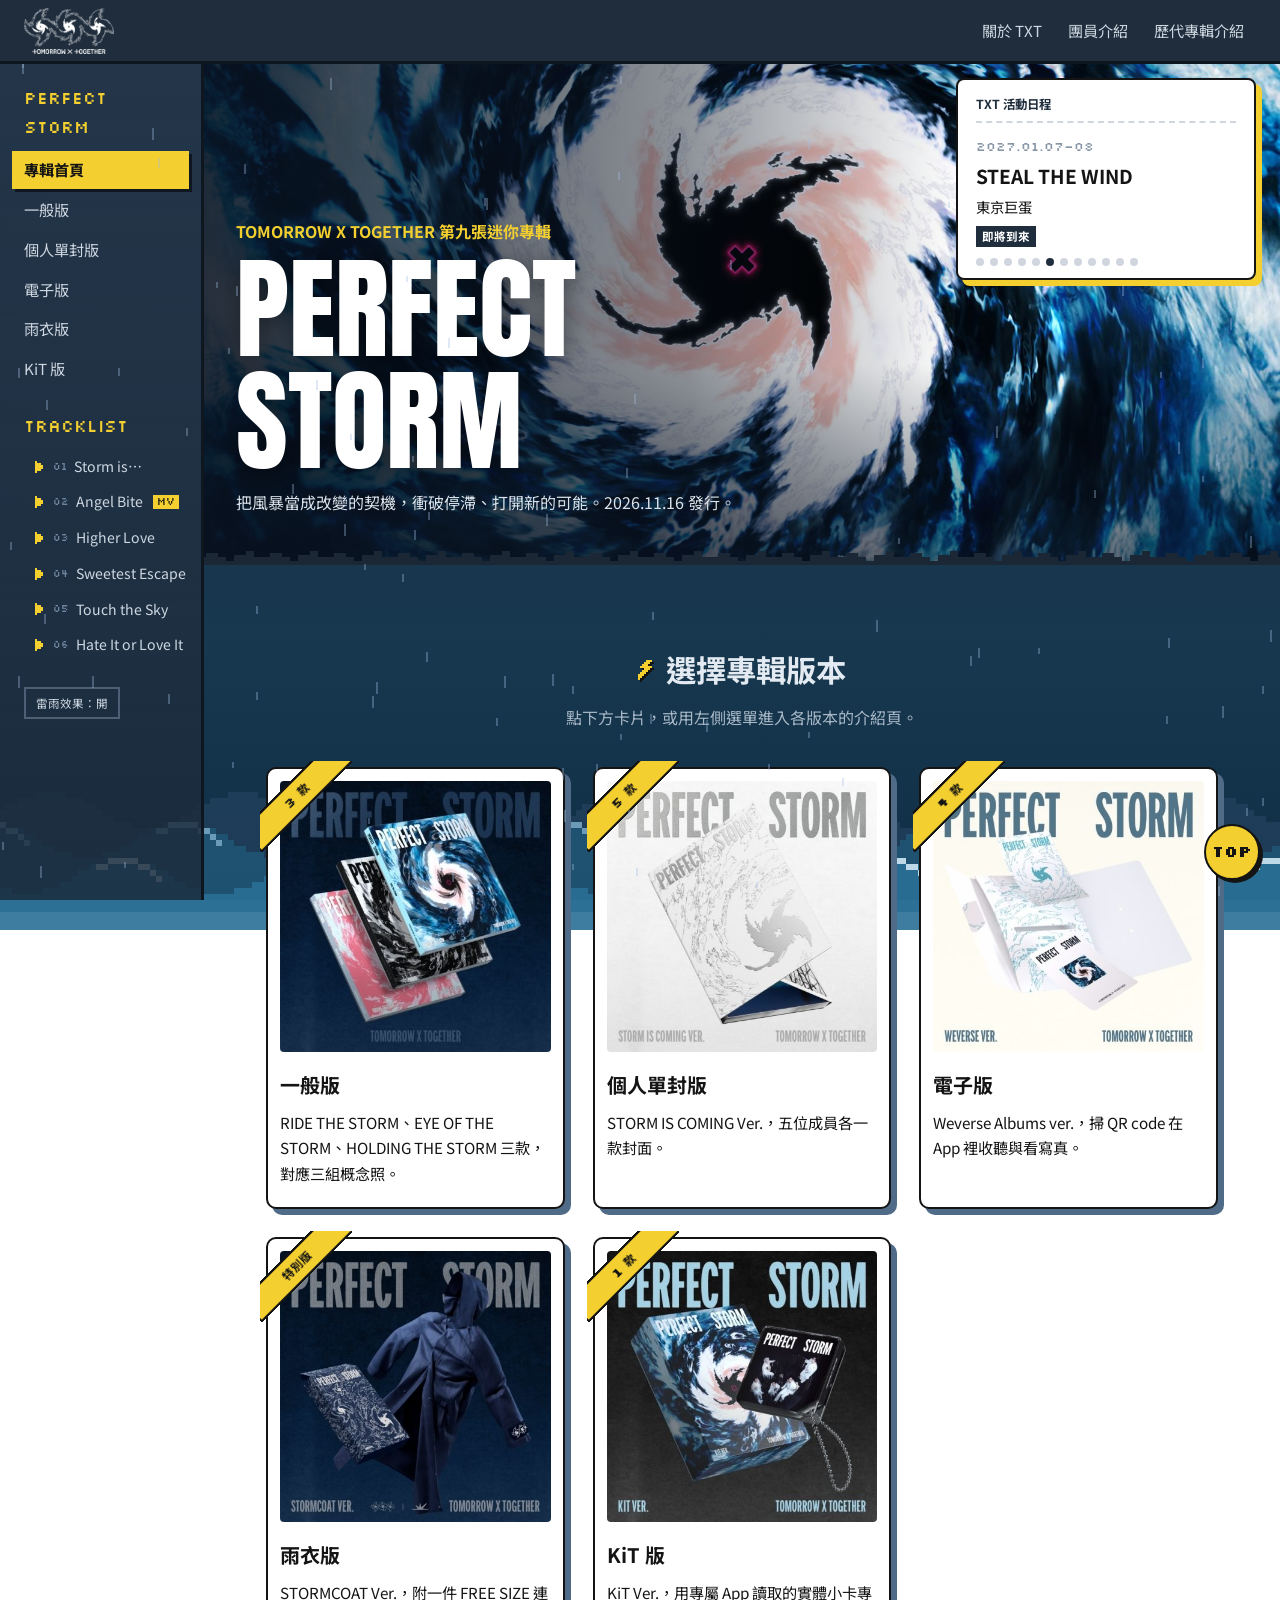
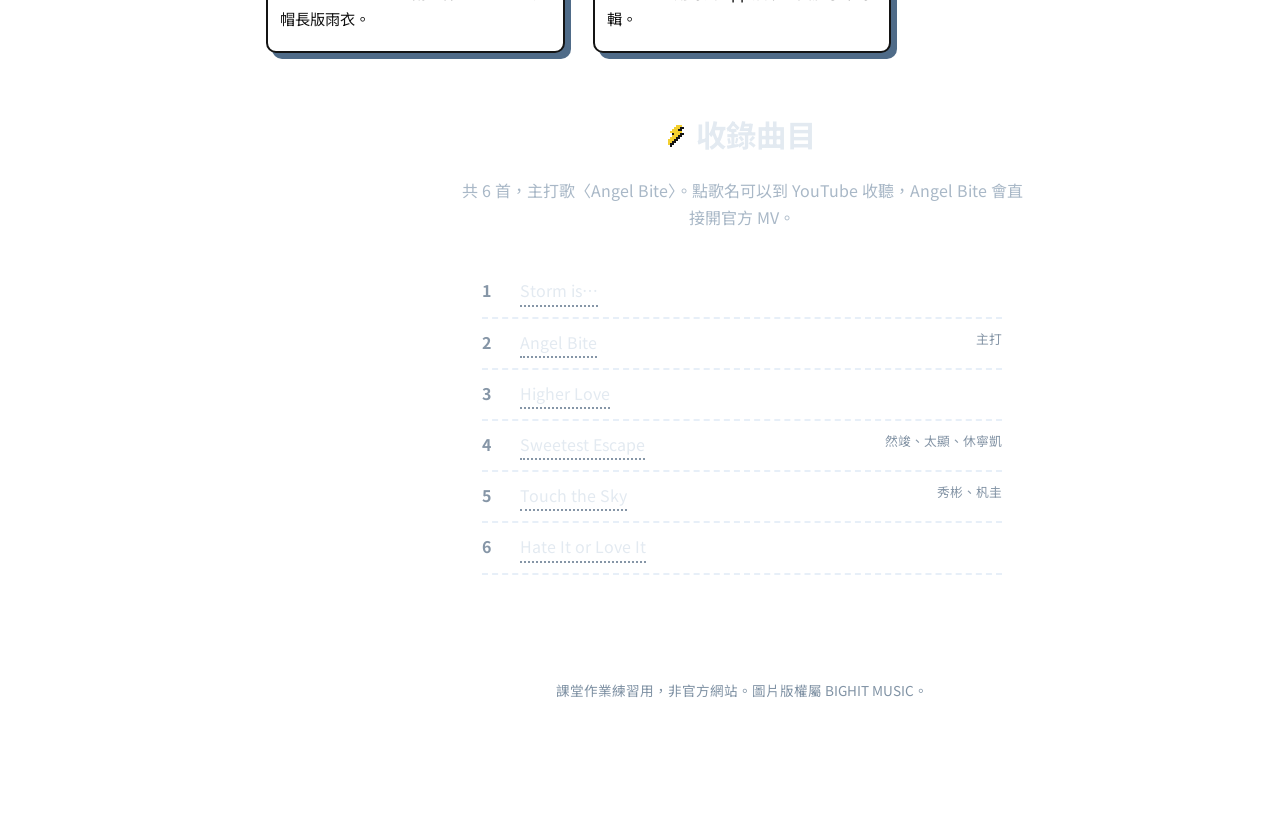
<file: index.html>
<!DOCTYPE html>
<html lang="zh-Hant">
<head>
  <meta charset="UTF-8">
  <meta name="viewport" content="width=device-width, initial-scale=1">
  <title>TXT PERFECT STORM</title>
  <link rel="preconnect" href="https://fonts.googleapis.com">
  <link href="https://fonts.googleapis.com/css2?family=Anton&family=Noto+Sans+TC:wght@400;700&family=Silkscreen:wght@400;700&display=swap" rel="stylesheet">
  <link rel="stylesheet" href="style.css">
</head>
<body>
  <div id="loader" class="show" aria-hidden="true">
    <svg class="bolt" viewBox="0 0 8 12" shape-rendering="crispEdges"><g fill="#141414"><rect x="5" y="1" width="3" height="1"/><rect x="4" y="2" width="3" height="1"/><rect x="3" y="3" width="3" height="1"/><rect x="2" y="4" width="6" height="1"/><rect x="4" y="5" width="3" height="1"/><rect x="3" y="6" width="3" height="1"/><rect x="2" y="7" width="3" height="1"/><rect x="1" y="8" width="3" height="1"/><rect x="1" y="9" width="2" height="1"/><rect x="1" y="10" width="1" height="1"/></g><g fill="#f3cf2f"><rect x="4" y="0" width="3" height="1"/><rect x="3" y="1" width="3" height="1"/><rect x="2" y="2" width="3" height="1"/><rect x="1" y="3" width="6" height="1"/><rect x="3" y="4" width="3" height="1"/><rect x="2" y="5" width="3" height="1"/><rect x="1" y="6" width="3" height="1"/><rect x="0" y="7" width="3" height="1"/><rect x="0" y="8" width="2" height="1"/><rect x="0" y="9" width="1" height="1"/></g></svg>
    <p class="label">LOADING</p>
    <div class="bar"><i></i></div>
  </div>
  <noscript><style>#loader{display:none}</style></noscript>
  <div class="sea" aria-hidden="true"><div class="wave w1"></div><div class="wave w2"></div><div class="wave w3"></div></div>
  <nav class="top">
    <a class="logo" href="index.html"><img src="images/logo.png" alt="TOMORROW X TOGETHER"></a>
    <ul>
        <li><a class="link" href="about.html">關於 TXT</a></li>
        <li><a class="link" href="members.html">團員介紹</a></li>
        <li><a class="link" href="discography.html">歷代專輯介紹</a></li>
    </ul>
  </nav>
  <div class="layout">
    <aside class="side">
      <p class="side-title">PERFECT STORM</p>
      <ul>
        <li><a class="link active" href="index.html">專輯首頁</a></li>
        <li><a class="link" href="standard.html">一般版</a></li>
        <li><a class="link" href="storm-is-coming.html">個人單封版</a></li>
        <li><a class="link" href="weverse.html">電子版</a></li>
        <li><a class="link" href="stormcoat.html">雨衣版</a></li>
        <li><a class="link" href="kit.html">KiT 版</a></li>
      </ul>
      <p class="side-title second">TRACKLIST</p>
      <ol class="side-tracks">
        <li><a href="https://www.youtube.com/results?search_query=TXT+Storm+is" target="_blank" rel="noopener"><span class="cursor" aria-hidden="true"><svg width="8" height="10" viewBox="0 0 4 5" shape-rendering="crispEdges"><path fill="currentColor" d="M0 0h1v5H0zM1 1h1v3H1zM2 2h1v1H2z"/></svg></span><span class="ico" aria-hidden="true"><svg width="10" height="12" viewBox="0 0 5 6" shape-rendering="crispEdges" aria-hidden="true"><rect x="0" y="0" width="1" height="6" fill="currentColor"/><rect x="1" y="1" width="1" height="4" fill="currentColor"/><rect x="2" y="1" width="1" height="4" fill="currentColor"/><rect x="3" y="2" width="1" height="2" fill="currentColor"/></svg><span class="eq"><i></i><i></i><i></i><i></i></span></span><span class="no">01</span><span class="name">Storm is…</span><span class="prog" aria-hidden="true"><i></i></span></a></li>
        <li><a href="https://www.youtube.com/watch?v=M9G4guYg-i8" target="_blank" rel="noopener"><span class="cursor" aria-hidden="true"><svg width="8" height="10" viewBox="0 0 4 5" shape-rendering="crispEdges"><path fill="currentColor" d="M0 0h1v5H0zM1 1h1v3H1zM2 2h1v1H2z"/></svg></span><span class="ico" aria-hidden="true"><svg width="10" height="12" viewBox="0 0 5 6" shape-rendering="crispEdges" aria-hidden="true"><rect x="0" y="0" width="1" height="6" fill="currentColor"/><rect x="1" y="1" width="1" height="4" fill="currentColor"/><rect x="2" y="1" width="1" height="4" fill="currentColor"/><rect x="3" y="2" width="1" height="2" fill="currentColor"/></svg><span class="eq"><i></i><i></i><i></i><i></i></span></span><span class="no">02</span><span class="name">Angel Bite</span><em>MV</em><span class="prog" aria-hidden="true"><i></i></span></a></li>
        <li><a href="https://www.youtube.com/results?search_query=TXT+Higher+Love" target="_blank" rel="noopener"><span class="cursor" aria-hidden="true"><svg width="8" height="10" viewBox="0 0 4 5" shape-rendering="crispEdges"><path fill="currentColor" d="M0 0h1v5H0zM1 1h1v3H1zM2 2h1v1H2z"/></svg></span><span class="ico" aria-hidden="true"><svg width="10" height="12" viewBox="0 0 5 6" shape-rendering="crispEdges" aria-hidden="true"><rect x="0" y="0" width="1" height="6" fill="currentColor"/><rect x="1" y="1" width="1" height="4" fill="currentColor"/><rect x="2" y="1" width="1" height="4" fill="currentColor"/><rect x="3" y="2" width="1" height="2" fill="currentColor"/></svg><span class="eq"><i></i><i></i><i></i><i></i></span></span><span class="no">03</span><span class="name">Higher Love</span><span class="prog" aria-hidden="true"><i></i></span></a></li>
        <li><a href="https://www.youtube.com/results?search_query=TXT+Sweetest+Escape" target="_blank" rel="noopener"><span class="cursor" aria-hidden="true"><svg width="8" height="10" viewBox="0 0 4 5" shape-rendering="crispEdges"><path fill="currentColor" d="M0 0h1v5H0zM1 1h1v3H1zM2 2h1v1H2z"/></svg></span><span class="ico" aria-hidden="true"><svg width="10" height="12" viewBox="0 0 5 6" shape-rendering="crispEdges" aria-hidden="true"><rect x="0" y="0" width="1" height="6" fill="currentColor"/><rect x="1" y="1" width="1" height="4" fill="currentColor"/><rect x="2" y="1" width="1" height="4" fill="currentColor"/><rect x="3" y="2" width="1" height="2" fill="currentColor"/></svg><span class="eq"><i></i><i></i><i></i><i></i></span></span><span class="no">04</span><span class="name">Sweetest Escape</span><span class="prog" aria-hidden="true"><i></i></span></a></li>
        <li><a href="https://www.youtube.com/results?search_query=TXT+Touch+the+Sky" target="_blank" rel="noopener"><span class="cursor" aria-hidden="true"><svg width="8" height="10" viewBox="0 0 4 5" shape-rendering="crispEdges"><path fill="currentColor" d="M0 0h1v5H0zM1 1h1v3H1zM2 2h1v1H2z"/></svg></span><span class="ico" aria-hidden="true"><svg width="10" height="12" viewBox="0 0 5 6" shape-rendering="crispEdges" aria-hidden="true"><rect x="0" y="0" width="1" height="6" fill="currentColor"/><rect x="1" y="1" width="1" height="4" fill="currentColor"/><rect x="2" y="1" width="1" height="4" fill="currentColor"/><rect x="3" y="2" width="1" height="2" fill="currentColor"/></svg><span class="eq"><i></i><i></i><i></i><i></i></span></span><span class="no">05</span><span class="name">Touch the Sky</span><span class="prog" aria-hidden="true"><i></i></span></a></li>
        <li><a href="https://www.youtube.com/results?search_query=TXT+Hate+It+or+Love+It" target="_blank" rel="noopener"><span class="cursor" aria-hidden="true"><svg width="8" height="10" viewBox="0 0 4 5" shape-rendering="crispEdges"><path fill="currentColor" d="M0 0h1v5H0zM1 1h1v3H1zM2 2h1v1H2z"/></svg></span><span class="ico" aria-hidden="true"><svg width="10" height="12" viewBox="0 0 5 6" shape-rendering="crispEdges" aria-hidden="true"><rect x="0" y="0" width="1" height="6" fill="currentColor"/><rect x="1" y="1" width="1" height="4" fill="currentColor"/><rect x="2" y="1" width="1" height="4" fill="currentColor"/><rect x="3" y="2" width="1" height="2" fill="currentColor"/></svg><span class="eq"><i></i><i></i><i></i><i></i></span></span><span class="no">06</span><span class="name">Hate It or Love It</span><span class="prog" aria-hidden="true"><i></i></span></a></li>
      </ol>
      <button class="weather-toggle" type="button" aria-pressed="true">雷雨效果：開</button>
    </aside>
    <div class="content">
      <header class="hero home"><p class="eyebrow">TOMORROW X TOGETHER 第九張迷你專輯</p>
        <h1>PERFECT STORM</h1>
        <p>把風暴當成改變的契機，衝破停滯、打開新的可能。2026.11.16 發行。</p>
      </header>
      <main>
        <h2>選擇專輯版本</h2>
        <p class="lead">點下方卡片，或用左側選單進入各版本的介紹頁。</p>
        <section class="cards">
      <a class="card" href="standard.html">
        <div class="ribbon"><span>3 款</span></div>
        <div class="photo"><img src="images/standard.jpg" alt="一般版" onerror="this.remove()"><span>放入 standard.jpg</span></div>
        <h3>一般版</h3>
        <p>RIDE THE STORM、EYE OF THE STORM、HOLDING THE STORM 三款，對應三組概念照。</p>
      </a>
      <a class="card" href="storm-is-coming.html">
        <div class="ribbon"><span>5 款</span></div>
        <div class="photo"><img src="images/storm-is-coming.jpg" alt="個人單封版" onerror="this.remove()"><span>放入 storm-is-coming.jpg</span></div>
        <h3>個人單封版</h3>
        <p>STORM IS COMING Ver.，五位成員各一款封面。</p>
      </a>
      <a class="card" href="weverse.html">
        <div class="ribbon"><span>4 款</span></div>
        <div class="photo"><img src="images/weverse.jpg" alt="電子版" onerror="this.remove()"><span>放入 weverse.jpg</span></div>
        <h3>電子版</h3>
        <p>Weverse Albums ver.，掃 QR code 在 App 裡收聽與看寫真。</p>
      </a>
      <a class="card" href="stormcoat.html">
        <div class="ribbon"><span>特別版</span></div>
        <div class="photo"><img src="images/stormcoat.jpg" alt="雨衣版" onerror="this.remove()"><span>放入 stormcoat.jpg</span></div>
        <h3>雨衣版</h3>
        <p>STORMCOAT Ver.，附一件 FREE SIZE 連帽長版雨衣。</p>
      </a>
      <a class="card" href="kit.html">
        <div class="ribbon"><span>1 款</span></div>
        <div class="photo"><img src="images/kit.jpg" alt="KiT 版" onerror="this.remove()"><span>放入 kit.jpg</span></div>
        <h3>KiT 版</h3>
        <p>KiT Ver.，用專屬 App 讀取的實體小卡專輯。</p>
      </a>
        </section>

        <h2 class="sub">收錄曲目</h2>
        <p class="lead">共 6 首，主打歌〈Angel Bite〉。點歌名可以到 YouTube 收聽，Angel Bite 會直接開官方 MV。</p>
        <ol class="tracks">
          <li><a href="https://www.youtube.com/results?search_query=TXT+Storm+is" target="_blank" rel="noopener">Storm is…</a><em></em></li>
          <li><a href="https://www.youtube.com/watch?v=M9G4guYg-i8" target="_blank" rel="noopener">Angel Bite</a><em>主打</em></li>
          <li><a href="https://www.youtube.com/results?search_query=TXT+Higher+Love" target="_blank" rel="noopener">Higher Love</a><em></em></li>
          <li><a href="https://www.youtube.com/results?search_query=TXT+Sweetest+Escape" target="_blank" rel="noopener">Sweetest Escape</a><em>然竣、太顯、休寧凱</em></li>
          <li><a href="https://www.youtube.com/results?search_query=TXT+Touch+the+Sky" target="_blank" rel="noopener">Touch the Sky</a><em>秀彬、杋圭</em></li>
          <li><a href="https://www.youtube.com/results?search_query=TXT+Hate+It+or+Love+It" target="_blank" rel="noopener">Hate It or Love It</a><em></em></li>
        </ol>
      </main>
      <footer>課堂作業練習用，非官方網站。圖片版權屬 BIGHIT MUSIC。</footer>
    </div>
  </div>
  <aside class="info-float" aria-live="polite">
        <p class="float-head">TXT 活動日程</p>
        <div class="slide" data-start="2026-11-16" data-end="2026-11-16"><small>2026.11.16</small><strong>專輯發行</strong><span class="note">PERFECT STORM 與〈Angel Bite〉MV</span><span class="status"></span><b class="short">11.16</b></div>
        <div class="slide" data-start="2026-11-17" data-end="2026-11-22"><small>2026.11.17–22</small><strong>POP-UP STORE</strong><span class="note">首爾 HYBE 龍山總部</span><span class="status"></span><b class="short">11.17</b></div>
        <div class="slide" data-start="2026-11-21" data-end="2026-11-22"><small>2026.11.21–22</small><strong>STEAL THE WIND</strong><span class="note">澳門</span><span class="status"></span><b class="short">11.21</b></div>
        <div class="slide" data-start="2026-11-30" data-end="2026-11-30"><small>2026.11.30</small><strong>MOA 樂天世界活動</strong><span class="note">邀請 1,000 名粉絲</span><span class="status"></span><b class="short">11.30</b></div>
        <div class="slide" data-start="2026-12-19" data-end="2026-12-20"><small>2026.12.19–20</small><strong>STEAL THE WIND</strong><span class="note">日本福岡</span><span class="status"></span><b class="short">12.19</b></div>
        <div class="slide" data-start="2027-01-07" data-end="2027-01-08"><small>2027.01.07–08</small><strong>STEAL THE WIND</strong><span class="note">東京巨蛋</span><span class="status"></span><b class="short">01.07</b></div>
        <div class="slide" data-start="2027-01-30" data-end="2027-01-31"><small>2027.01.30–31</small><strong>STEAL THE WIND</strong><span class="note">日本大阪</span><span class="status"></span><b class="short">01.30</b></div>
        <div class="slide" data-start="2027-02-20" data-end="2027-02-21"><small>2027.02.20–21</small><strong>STEAL THE WIND</strong><span class="note">日本愛知</span><span class="status"></span><b class="short">02.20</b></div>
        <div class="slide" data-start="2027-03-06" data-end="2027-03-07"><small>2027.03.06–07</small><strong>STEAL THE WIND</strong><span class="note">台灣高雄</span><span class="status"></span><b class="short">03.06</b></div>
        <div class="slide" data-start="2027-03-13" data-end="2027-03-13"><small>2027.03.13</small><strong>STEAL THE WIND</strong><span class="note">吉隆坡</span><span class="status"></span><b class="short">03.13</b></div>
        <div class="slide" data-start="2027-03-20" data-end="2027-03-20"><small>2027.03.20</small><strong>STEAL THE WIND</strong><span class="note">雅加達</span><span class="status"></span><b class="short">03.20</b></div>
        <div class="slide" data-start="2027-06-19" data-end="2027-06-20"><small>2027.06.19–20</small><strong>STEAL THE WIND 終站</strong><span class="note">香港</span><span class="status"></span><b class="short">06.19</b></div>
    <div class="dots"></div>
  </aside>
  <a class="to-top" href="index.html" title="回首頁">TOP</a>
  <script src="script.js"></script>
</body>
</html>
</file>
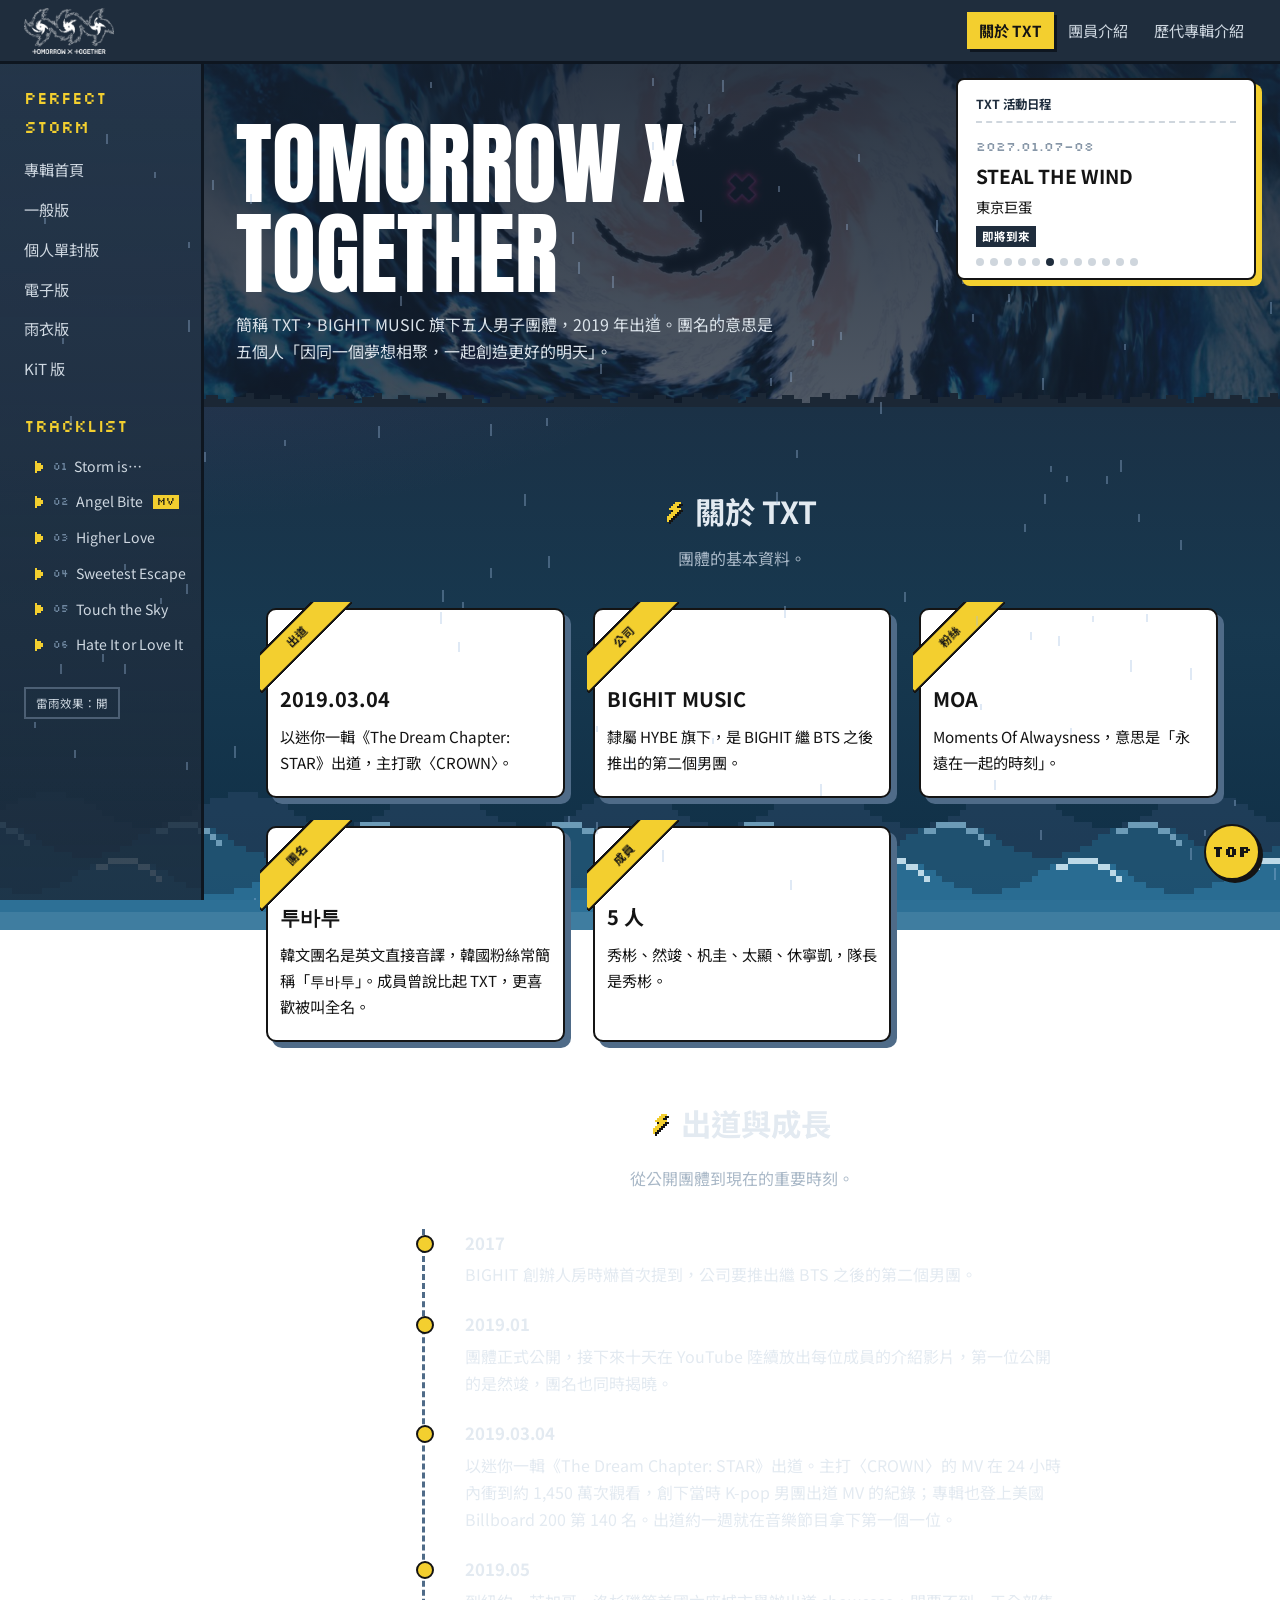
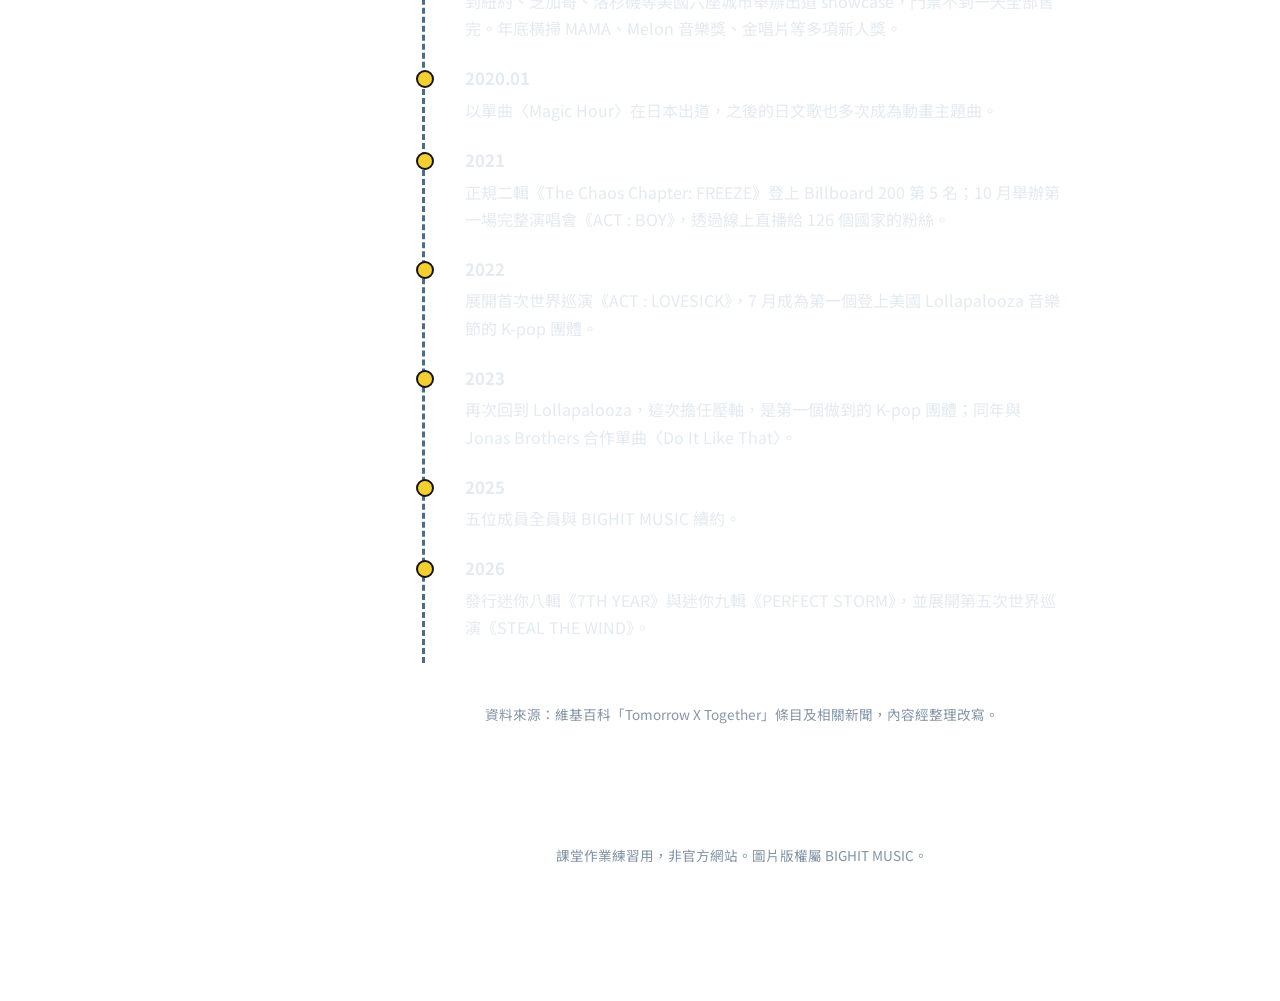
<file: about.html>
<!DOCTYPE html>
<html lang="zh-Hant">
<head>
  <meta charset="UTF-8">
  <meta name="viewport" content="width=device-width, initial-scale=1">
  <title>關於 TXT</title>
  <link rel="preconnect" href="https://fonts.googleapis.com">
  <link href="https://fonts.googleapis.com/css2?family=Anton&family=Noto+Sans+TC:wght@400;700&family=Silkscreen:wght@400;700&display=swap" rel="stylesheet">
  <link rel="stylesheet" href="style.css">
</head>
<body>
  <div id="loader" class="show" aria-hidden="true">
    <svg class="bolt" viewBox="0 0 8 12" shape-rendering="crispEdges"><g fill="#141414"><rect x="5" y="1" width="3" height="1"/><rect x="4" y="2" width="3" height="1"/><rect x="3" y="3" width="3" height="1"/><rect x="2" y="4" width="6" height="1"/><rect x="4" y="5" width="3" height="1"/><rect x="3" y="6" width="3" height="1"/><rect x="2" y="7" width="3" height="1"/><rect x="1" y="8" width="3" height="1"/><rect x="1" y="9" width="2" height="1"/><rect x="1" y="10" width="1" height="1"/></g><g fill="#f3cf2f"><rect x="4" y="0" width="3" height="1"/><rect x="3" y="1" width="3" height="1"/><rect x="2" y="2" width="3" height="1"/><rect x="1" y="3" width="6" height="1"/><rect x="3" y="4" width="3" height="1"/><rect x="2" y="5" width="3" height="1"/><rect x="1" y="6" width="3" height="1"/><rect x="0" y="7" width="3" height="1"/><rect x="0" y="8" width="2" height="1"/><rect x="0" y="9" width="1" height="1"/></g></svg>
    <p class="label">LOADING</p>
    <div class="bar"><i></i></div>
  </div>
  <noscript><style>#loader{display:none}</style></noscript>
  <div class="sea" aria-hidden="true"><div class="wave w1"></div><div class="wave w2"></div><div class="wave w3"></div></div>
  <nav class="top">
    <a class="logo" href="index.html"><img src="images/logo.png" alt="TOMORROW X TOGETHER"></a>
    <ul>
        <li><a class="link active" href="about.html">關於 TXT</a></li>
        <li><a class="link" href="members.html">團員介紹</a></li>
        <li><a class="link" href="discography.html">歷代專輯介紹</a></li>
    </ul>
  </nav>
  <div class="layout">
    <aside class="side">
      <p class="side-title">PERFECT STORM</p>
      <ul>
        <li><a class="link" href="index.html">專輯首頁</a></li>
        <li><a class="link" href="standard.html">一般版</a></li>
        <li><a class="link" href="storm-is-coming.html">個人單封版</a></li>
        <li><a class="link" href="weverse.html">電子版</a></li>
        <li><a class="link" href="stormcoat.html">雨衣版</a></li>
        <li><a class="link" href="kit.html">KiT 版</a></li>
      </ul>
      <p class="side-title second">TRACKLIST</p>
      <ol class="side-tracks">
        <li><a href="https://www.youtube.com/results?search_query=TXT+Storm+is" target="_blank" rel="noopener"><span class="cursor" aria-hidden="true"><svg width="8" height="10" viewBox="0 0 4 5" shape-rendering="crispEdges"><path fill="currentColor" d="M0 0h1v5H0zM1 1h1v3H1zM2 2h1v1H2z"/></svg></span><span class="ico" aria-hidden="true"><svg width="10" height="12" viewBox="0 0 5 6" shape-rendering="crispEdges" aria-hidden="true"><rect x="0" y="0" width="1" height="6" fill="currentColor"/><rect x="1" y="1" width="1" height="4" fill="currentColor"/><rect x="2" y="1" width="1" height="4" fill="currentColor"/><rect x="3" y="2" width="1" height="2" fill="currentColor"/></svg><span class="eq"><i></i><i></i><i></i><i></i></span></span><span class="no">01</span><span class="name">Storm is…</span><span class="prog" aria-hidden="true"><i></i></span></a></li>
        <li><a href="https://www.youtube.com/watch?v=M9G4guYg-i8" target="_blank" rel="noopener"><span class="cursor" aria-hidden="true"><svg width="8" height="10" viewBox="0 0 4 5" shape-rendering="crispEdges"><path fill="currentColor" d="M0 0h1v5H0zM1 1h1v3H1zM2 2h1v1H2z"/></svg></span><span class="ico" aria-hidden="true"><svg width="10" height="12" viewBox="0 0 5 6" shape-rendering="crispEdges" aria-hidden="true"><rect x="0" y="0" width="1" height="6" fill="currentColor"/><rect x="1" y="1" width="1" height="4" fill="currentColor"/><rect x="2" y="1" width="1" height="4" fill="currentColor"/><rect x="3" y="2" width="1" height="2" fill="currentColor"/></svg><span class="eq"><i></i><i></i><i></i><i></i></span></span><span class="no">02</span><span class="name">Angel Bite</span><em>MV</em><span class="prog" aria-hidden="true"><i></i></span></a></li>
        <li><a href="https://www.youtube.com/results?search_query=TXT+Higher+Love" target="_blank" rel="noopener"><span class="cursor" aria-hidden="true"><svg width="8" height="10" viewBox="0 0 4 5" shape-rendering="crispEdges"><path fill="currentColor" d="M0 0h1v5H0zM1 1h1v3H1zM2 2h1v1H2z"/></svg></span><span class="ico" aria-hidden="true"><svg width="10" height="12" viewBox="0 0 5 6" shape-rendering="crispEdges" aria-hidden="true"><rect x="0" y="0" width="1" height="6" fill="currentColor"/><rect x="1" y="1" width="1" height="4" fill="currentColor"/><rect x="2" y="1" width="1" height="4" fill="currentColor"/><rect x="3" y="2" width="1" height="2" fill="currentColor"/></svg><span class="eq"><i></i><i></i><i></i><i></i></span></span><span class="no">03</span><span class="name">Higher Love</span><span class="prog" aria-hidden="true"><i></i></span></a></li>
        <li><a href="https://www.youtube.com/results?search_query=TXT+Sweetest+Escape" target="_blank" rel="noopener"><span class="cursor" aria-hidden="true"><svg width="8" height="10" viewBox="0 0 4 5" shape-rendering="crispEdges"><path fill="currentColor" d="M0 0h1v5H0zM1 1h1v3H1zM2 2h1v1H2z"/></svg></span><span class="ico" aria-hidden="true"><svg width="10" height="12" viewBox="0 0 5 6" shape-rendering="crispEdges" aria-hidden="true"><rect x="0" y="0" width="1" height="6" fill="currentColor"/><rect x="1" y="1" width="1" height="4" fill="currentColor"/><rect x="2" y="1" width="1" height="4" fill="currentColor"/><rect x="3" y="2" width="1" height="2" fill="currentColor"/></svg><span class="eq"><i></i><i></i><i></i><i></i></span></span><span class="no">04</span><span class="name">Sweetest Escape</span><span class="prog" aria-hidden="true"><i></i></span></a></li>
        <li><a href="https://www.youtube.com/results?search_query=TXT+Touch+the+Sky" target="_blank" rel="noopener"><span class="cursor" aria-hidden="true"><svg width="8" height="10" viewBox="0 0 4 5" shape-rendering="crispEdges"><path fill="currentColor" d="M0 0h1v5H0zM1 1h1v3H1zM2 2h1v1H2z"/></svg></span><span class="ico" aria-hidden="true"><svg width="10" height="12" viewBox="0 0 5 6" shape-rendering="crispEdges" aria-hidden="true"><rect x="0" y="0" width="1" height="6" fill="currentColor"/><rect x="1" y="1" width="1" height="4" fill="currentColor"/><rect x="2" y="1" width="1" height="4" fill="currentColor"/><rect x="3" y="2" width="1" height="2" fill="currentColor"/></svg><span class="eq"><i></i><i></i><i></i><i></i></span></span><span class="no">05</span><span class="name">Touch the Sky</span><span class="prog" aria-hidden="true"><i></i></span></a></li>
        <li><a href="https://www.youtube.com/results?search_query=TXT+Hate+It+or+Love+It" target="_blank" rel="noopener"><span class="cursor" aria-hidden="true"><svg width="8" height="10" viewBox="0 0 4 5" shape-rendering="crispEdges"><path fill="currentColor" d="M0 0h1v5H0zM1 1h1v3H1zM2 2h1v1H2z"/></svg></span><span class="ico" aria-hidden="true"><svg width="10" height="12" viewBox="0 0 5 6" shape-rendering="crispEdges" aria-hidden="true"><rect x="0" y="0" width="1" height="6" fill="currentColor"/><rect x="1" y="1" width="1" height="4" fill="currentColor"/><rect x="2" y="1" width="1" height="4" fill="currentColor"/><rect x="3" y="2" width="1" height="2" fill="currentColor"/></svg><span class="eq"><i></i><i></i><i></i><i></i></span></span><span class="no">06</span><span class="name">Hate It or Love It</span><span class="prog" aria-hidden="true"><i></i></span></a></li>
      </ol>
      <button class="weather-toggle" type="button" aria-pressed="true">雷雨效果：開</button>
    </aside>
    <div class="content">
      <header class="hero">
        <h1>TOMORROW X TOGETHER</h1>
        <p>簡稱 TXT，BIGHIT MUSIC 旗下五人男子團體，2019 年出道。團名的意思是五個人「因同一個夢想相聚，一起創造更好的明天」。</p>
      </header>
      <main>
        <h2>關於 TXT</h2>
        <p class="lead">團體的基本資料。</p>
        <section class="cards">
      <div class="card text-only">
        <div class="ribbon"><span>出道</span></div>
        <h3>2019.03.04</h3>
        <p>以迷你一輯《The Dream Chapter: STAR》出道，主打歌〈CROWN〉。</p>
      </div>
      <div class="card text-only">
        <div class="ribbon"><span>公司</span></div>
        <h3>BIGHIT MUSIC</h3>
        <p>隸屬 HYBE 旗下，是 BIGHIT 繼 BTS 之後推出的第二個男團。</p>
      </div>
      <div class="card text-only">
        <div class="ribbon"><span>粉絲</span></div>
        <h3>MOA</h3>
        <p>Moments Of Alwaysness，意思是「永遠在一起的時刻」。</p>
      </div>
      <div class="card text-only">
        <div class="ribbon"><span>團名</span></div>
        <h3>투바투</h3>
        <p>韓文團名是英文直接音譯，韓國粉絲常簡稱「투바투」。成員曾說比起 TXT，更喜歡被叫全名。</p>
      </div>
      <div class="card text-only">
        <div class="ribbon"><span>成員</span></div>
        <h3>5 人</h3>
        <p>秀彬、然竣、杋圭、太顯、休寧凱，隊長是秀彬。</p>
      </div>
        </section>

        <h2 class="sub">出道與成長</h2>
        <p class="lead">從公開團體到現在的重要時刻。</p>
        <ol class="history">
          <li><b>2017</b><p>BIGHIT 創辦人房時爀首次提到，公司要推出繼 BTS 之後的第二個男團。</p></li>
          <li><b>2019.01</b><p>團體正式公開，接下來十天在 YouTube 陸續放出每位成員的介紹影片，第一位公開的是然竣，團名也同時揭曉。</p></li>
          <li><b>2019.03.04</b><p>以迷你一輯《The Dream Chapter: STAR》出道。主打〈CROWN〉的 MV 在 24 小時內衝到約 1,450 萬次觀看，創下當時 K-pop 男團出道 MV 的紀錄；專輯也登上美國 Billboard 200 第 140 名。出道約一週就在音樂節目拿下第一個一位。</p></li>
          <li><b>2019.05</b><p>到紐約、芝加哥、洛杉磯等美國六座城市舉辦出道 showcase，門票不到一天全部售完。年底橫掃 MAMA、Melon 音樂獎、金唱片等多項新人獎。</p></li>
          <li><b>2020.01</b><p>以單曲〈Magic Hour〉在日本出道，之後的日文歌也多次成為動畫主題曲。</p></li>
          <li><b>2021</b><p>正規二輯《The Chaos Chapter: FREEZE》登上 Billboard 200 第 5 名；10 月舉辦第一場完整演唱會《ACT : BOY》，透過線上直播給 126 個國家的粉絲。</p></li>
          <li><b>2022</b><p>展開首次世界巡演《ACT : LOVESICK》，7 月成為第一個登上美國 Lollapalooza 音樂節的 K-pop 團體。</p></li>
          <li><b>2023</b><p>再次回到 Lollapalooza，這次擔任壓軸，是第一個做到的 K-pop 團體；同年與 Jonas Brothers 合作單曲〈Do It Like That〉。</p></li>
          <li><b>2025</b><p>五位成員全員與 BIGHIT MUSIC 續約。</p></li>
          <li><b>2026</b><p>發行迷你八輯《7TH YEAR》與迷你九輯《PERFECT STORM》，並展開第五次世界巡演《STEAL THE WIND》。</p></li>
        </ol>
        <p class="source">資料來源：維基百科「Tomorrow X Together」條目及相關新聞，內容經整理改寫。</p>
      </main>
      <footer>課堂作業練習用，非官方網站。圖片版權屬 BIGHIT MUSIC。</footer>
    </div>
  </div>
  <aside class="info-float" aria-live="polite">
        <p class="float-head">TXT 活動日程</p>
        <div class="slide" data-start="2026-11-16" data-end="2026-11-16"><small>2026.11.16</small><strong>專輯發行</strong><span class="note">PERFECT STORM 與〈Angel Bite〉MV</span><span class="status"></span><b class="short">11.16</b></div>
        <div class="slide" data-start="2026-11-17" data-end="2026-11-22"><small>2026.11.17–22</small><strong>POP-UP STORE</strong><span class="note">首爾 HYBE 龍山總部</span><span class="status"></span><b class="short">11.17</b></div>
        <div class="slide" data-start="2026-11-21" data-end="2026-11-22"><small>2026.11.21–22</small><strong>STEAL THE WIND</strong><span class="note">澳門</span><span class="status"></span><b class="short">11.21</b></div>
        <div class="slide" data-start="2026-11-30" data-end="2026-11-30"><small>2026.11.30</small><strong>MOA 樂天世界活動</strong><span class="note">邀請 1,000 名粉絲</span><span class="status"></span><b class="short">11.30</b></div>
        <div class="slide" data-start="2026-12-19" data-end="2026-12-20"><small>2026.12.19–20</small><strong>STEAL THE WIND</strong><span class="note">日本福岡</span><span class="status"></span><b class="short">12.19</b></div>
        <div class="slide" data-start="2027-01-07" data-end="2027-01-08"><small>2027.01.07–08</small><strong>STEAL THE WIND</strong><span class="note">東京巨蛋</span><span class="status"></span><b class="short">01.07</b></div>
        <div class="slide" data-start="2027-01-30" data-end="2027-01-31"><small>2027.01.30–31</small><strong>STEAL THE WIND</strong><span class="note">日本大阪</span><span class="status"></span><b class="short">01.30</b></div>
        <div class="slide" data-start="2027-02-20" data-end="2027-02-21"><small>2027.02.20–21</small><strong>STEAL THE WIND</strong><span class="note">日本愛知</span><span class="status"></span><b class="short">02.20</b></div>
        <div class="slide" data-start="2027-03-06" data-end="2027-03-07"><small>2027.03.06–07</small><strong>STEAL THE WIND</strong><span class="note">台灣高雄</span><span class="status"></span><b class="short">03.06</b></div>
        <div class="slide" data-start="2027-03-13" data-end="2027-03-13"><small>2027.03.13</small><strong>STEAL THE WIND</strong><span class="note">吉隆坡</span><span class="status"></span><b class="short">03.13</b></div>
        <div class="slide" data-start="2027-03-20" data-end="2027-03-20"><small>2027.03.20</small><strong>STEAL THE WIND</strong><span class="note">雅加達</span><span class="status"></span><b class="short">03.20</b></div>
        <div class="slide" data-start="2027-06-19" data-end="2027-06-20"><small>2027.06.19–20</small><strong>STEAL THE WIND 終站</strong><span class="note">香港</span><span class="status"></span><b class="short">06.19</b></div>
    <div class="dots"></div>
  </aside>
  <a class="to-top" href="index.html" title="回首頁">TOP</a>
  <script src="script.js"></script>
</body>
</html>
</file>
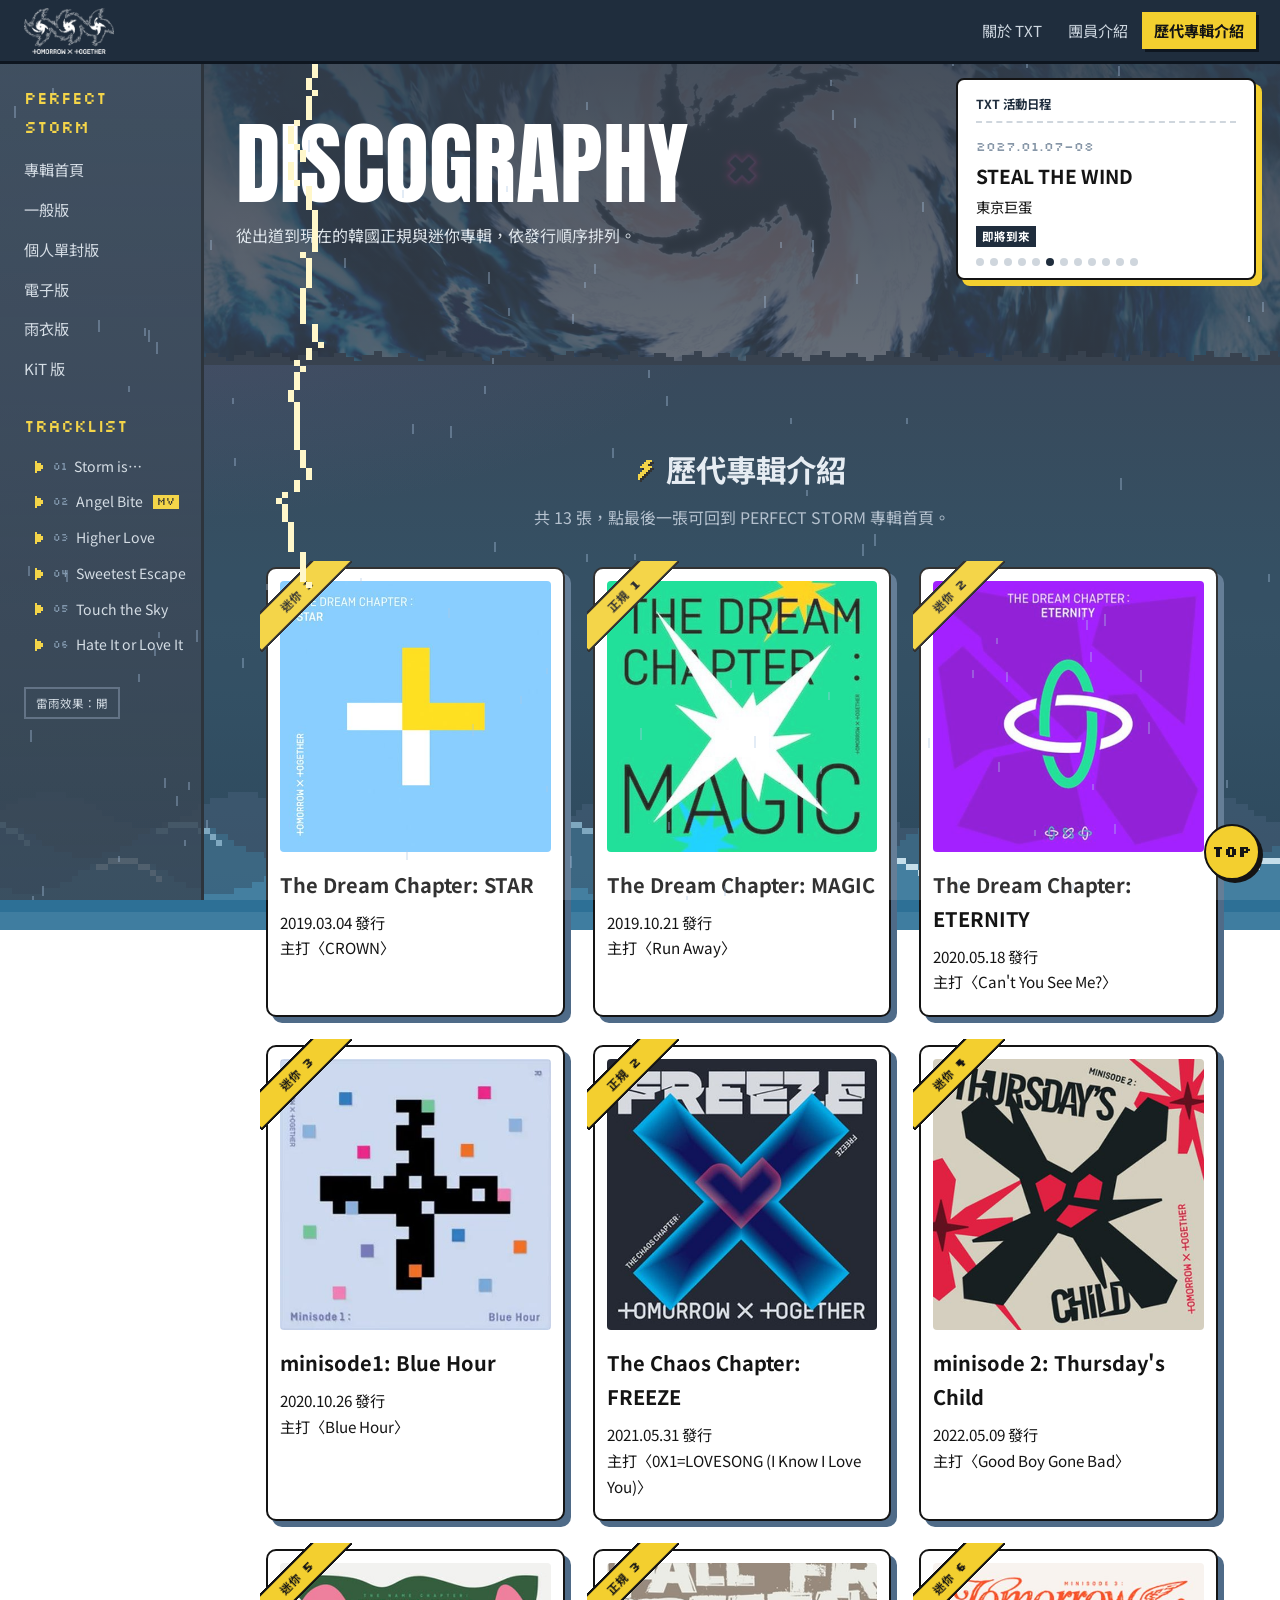
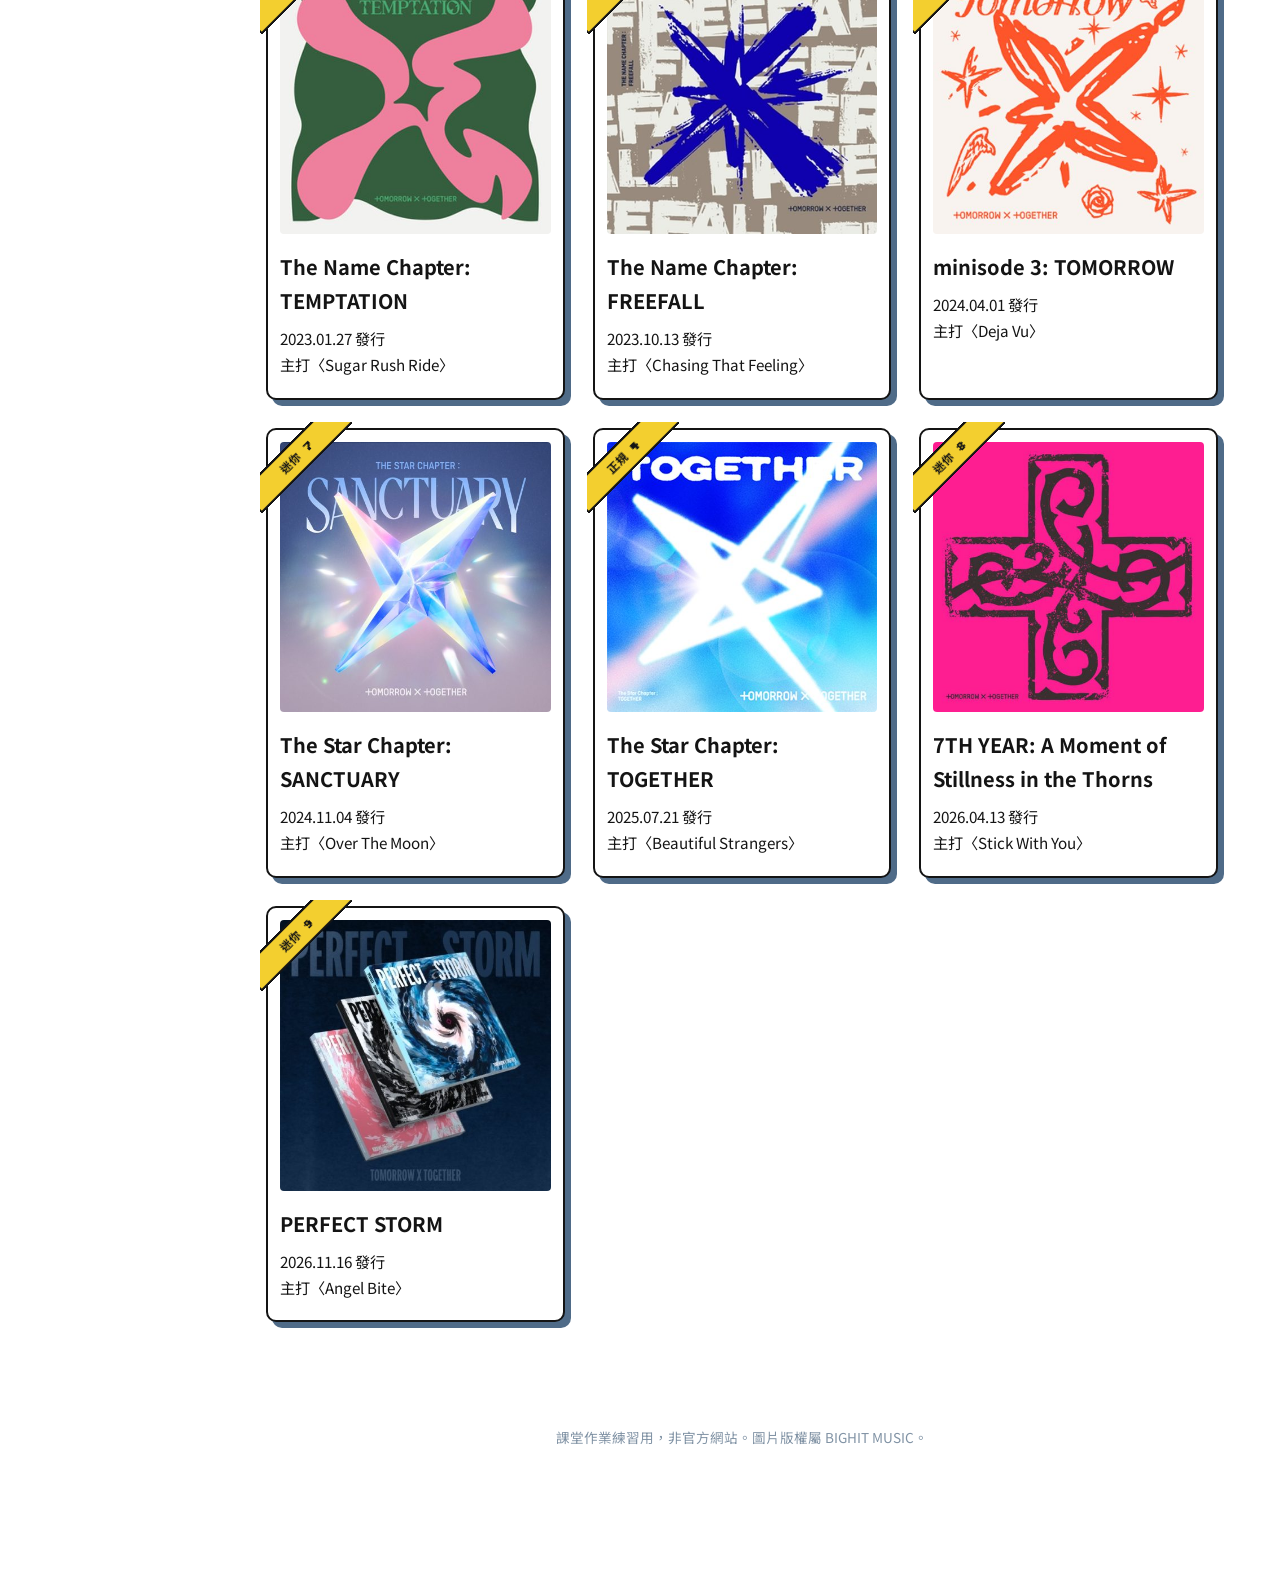
<file: discography.html>
<!DOCTYPE html>
<html lang="zh-Hant">
<head>
  <meta charset="UTF-8">
  <meta name="viewport" content="width=device-width, initial-scale=1">
  <title>歷代專輯介紹｜TXT</title>
  <link rel="preconnect" href="https://fonts.googleapis.com">
  <link href="https://fonts.googleapis.com/css2?family=Anton&family=Noto+Sans+TC:wght@400;700&family=Silkscreen:wght@400;700&display=swap" rel="stylesheet">
  <link rel="stylesheet" href="style.css">
</head>
<body>
  <div id="loader" class="show" aria-hidden="true">
    <svg class="bolt" viewBox="0 0 8 12" shape-rendering="crispEdges"><g fill="#141414"><rect x="5" y="1" width="3" height="1"/><rect x="4" y="2" width="3" height="1"/><rect x="3" y="3" width="3" height="1"/><rect x="2" y="4" width="6" height="1"/><rect x="4" y="5" width="3" height="1"/><rect x="3" y="6" width="3" height="1"/><rect x="2" y="7" width="3" height="1"/><rect x="1" y="8" width="3" height="1"/><rect x="1" y="9" width="2" height="1"/><rect x="1" y="10" width="1" height="1"/></g><g fill="#f3cf2f"><rect x="4" y="0" width="3" height="1"/><rect x="3" y="1" width="3" height="1"/><rect x="2" y="2" width="3" height="1"/><rect x="1" y="3" width="6" height="1"/><rect x="3" y="4" width="3" height="1"/><rect x="2" y="5" width="3" height="1"/><rect x="1" y="6" width="3" height="1"/><rect x="0" y="7" width="3" height="1"/><rect x="0" y="8" width="2" height="1"/><rect x="0" y="9" width="1" height="1"/></g></svg>
    <p class="label">LOADING</p>
    <div class="bar"><i></i></div>
  </div>
  <noscript><style>#loader{display:none}</style></noscript>
  <div class="sea" aria-hidden="true"><div class="wave w1"></div><div class="wave w2"></div><div class="wave w3"></div></div>
  <nav class="top">
    <a class="logo" href="index.html"><img src="images/logo.png" alt="TOMORROW X TOGETHER"></a>
    <ul>
        <li><a class="link" href="about.html">關於 TXT</a></li>
        <li><a class="link" href="members.html">團員介紹</a></li>
        <li><a class="link active" href="discography.html">歷代專輯介紹</a></li>
    </ul>
  </nav>
  <div class="layout">
    <aside class="side">
      <p class="side-title">PERFECT STORM</p>
      <ul>
        <li><a class="link" href="index.html">專輯首頁</a></li>
        <li><a class="link" href="standard.html">一般版</a></li>
        <li><a class="link" href="storm-is-coming.html">個人單封版</a></li>
        <li><a class="link" href="weverse.html">電子版</a></li>
        <li><a class="link" href="stormcoat.html">雨衣版</a></li>
        <li><a class="link" href="kit.html">KiT 版</a></li>
      </ul>
      <p class="side-title second">TRACKLIST</p>
      <ol class="side-tracks">
        <li><a href="https://www.youtube.com/results?search_query=TXT+Storm+is" target="_blank" rel="noopener"><span class="cursor" aria-hidden="true"><svg width="8" height="10" viewBox="0 0 4 5" shape-rendering="crispEdges"><path fill="currentColor" d="M0 0h1v5H0zM1 1h1v3H1zM2 2h1v1H2z"/></svg></span><span class="ico" aria-hidden="true"><svg width="10" height="12" viewBox="0 0 5 6" shape-rendering="crispEdges" aria-hidden="true"><rect x="0" y="0" width="1" height="6" fill="currentColor"/><rect x="1" y="1" width="1" height="4" fill="currentColor"/><rect x="2" y="1" width="1" height="4" fill="currentColor"/><rect x="3" y="2" width="1" height="2" fill="currentColor"/></svg><span class="eq"><i></i><i></i><i></i><i></i></span></span><span class="no">01</span><span class="name">Storm is…</span><span class="prog" aria-hidden="true"><i></i></span></a></li>
        <li><a href="https://www.youtube.com/watch?v=M9G4guYg-i8" target="_blank" rel="noopener"><span class="cursor" aria-hidden="true"><svg width="8" height="10" viewBox="0 0 4 5" shape-rendering="crispEdges"><path fill="currentColor" d="M0 0h1v5H0zM1 1h1v3H1zM2 2h1v1H2z"/></svg></span><span class="ico" aria-hidden="true"><svg width="10" height="12" viewBox="0 0 5 6" shape-rendering="crispEdges" aria-hidden="true"><rect x="0" y="0" width="1" height="6" fill="currentColor"/><rect x="1" y="1" width="1" height="4" fill="currentColor"/><rect x="2" y="1" width="1" height="4" fill="currentColor"/><rect x="3" y="2" width="1" height="2" fill="currentColor"/></svg><span class="eq"><i></i><i></i><i></i><i></i></span></span><span class="no">02</span><span class="name">Angel Bite</span><em>MV</em><span class="prog" aria-hidden="true"><i></i></span></a></li>
        <li><a href="https://www.youtube.com/results?search_query=TXT+Higher+Love" target="_blank" rel="noopener"><span class="cursor" aria-hidden="true"><svg width="8" height="10" viewBox="0 0 4 5" shape-rendering="crispEdges"><path fill="currentColor" d="M0 0h1v5H0zM1 1h1v3H1zM2 2h1v1H2z"/></svg></span><span class="ico" aria-hidden="true"><svg width="10" height="12" viewBox="0 0 5 6" shape-rendering="crispEdges" aria-hidden="true"><rect x="0" y="0" width="1" height="6" fill="currentColor"/><rect x="1" y="1" width="1" height="4" fill="currentColor"/><rect x="2" y="1" width="1" height="4" fill="currentColor"/><rect x="3" y="2" width="1" height="2" fill="currentColor"/></svg><span class="eq"><i></i><i></i><i></i><i></i></span></span><span class="no">03</span><span class="name">Higher Love</span><span class="prog" aria-hidden="true"><i></i></span></a></li>
        <li><a href="https://www.youtube.com/results?search_query=TXT+Sweetest+Escape" target="_blank" rel="noopener"><span class="cursor" aria-hidden="true"><svg width="8" height="10" viewBox="0 0 4 5" shape-rendering="crispEdges"><path fill="currentColor" d="M0 0h1v5H0zM1 1h1v3H1zM2 2h1v1H2z"/></svg></span><span class="ico" aria-hidden="true"><svg width="10" height="12" viewBox="0 0 5 6" shape-rendering="crispEdges" aria-hidden="true"><rect x="0" y="0" width="1" height="6" fill="currentColor"/><rect x="1" y="1" width="1" height="4" fill="currentColor"/><rect x="2" y="1" width="1" height="4" fill="currentColor"/><rect x="3" y="2" width="1" height="2" fill="currentColor"/></svg><span class="eq"><i></i><i></i><i></i><i></i></span></span><span class="no">04</span><span class="name">Sweetest Escape</span><span class="prog" aria-hidden="true"><i></i></span></a></li>
        <li><a href="https://www.youtube.com/results?search_query=TXT+Touch+the+Sky" target="_blank" rel="noopener"><span class="cursor" aria-hidden="true"><svg width="8" height="10" viewBox="0 0 4 5" shape-rendering="crispEdges"><path fill="currentColor" d="M0 0h1v5H0zM1 1h1v3H1zM2 2h1v1H2z"/></svg></span><span class="ico" aria-hidden="true"><svg width="10" height="12" viewBox="0 0 5 6" shape-rendering="crispEdges" aria-hidden="true"><rect x="0" y="0" width="1" height="6" fill="currentColor"/><rect x="1" y="1" width="1" height="4" fill="currentColor"/><rect x="2" y="1" width="1" height="4" fill="currentColor"/><rect x="3" y="2" width="1" height="2" fill="currentColor"/></svg><span class="eq"><i></i><i></i><i></i><i></i></span></span><span class="no">05</span><span class="name">Touch the Sky</span><span class="prog" aria-hidden="true"><i></i></span></a></li>
        <li><a href="https://www.youtube.com/results?search_query=TXT+Hate+It+or+Love+It" target="_blank" rel="noopener"><span class="cursor" aria-hidden="true"><svg width="8" height="10" viewBox="0 0 4 5" shape-rendering="crispEdges"><path fill="currentColor" d="M0 0h1v5H0zM1 1h1v3H1zM2 2h1v1H2z"/></svg></span><span class="ico" aria-hidden="true"><svg width="10" height="12" viewBox="0 0 5 6" shape-rendering="crispEdges" aria-hidden="true"><rect x="0" y="0" width="1" height="6" fill="currentColor"/><rect x="1" y="1" width="1" height="4" fill="currentColor"/><rect x="2" y="1" width="1" height="4" fill="currentColor"/><rect x="3" y="2" width="1" height="2" fill="currentColor"/></svg><span class="eq"><i></i><i></i><i></i><i></i></span></span><span class="no">06</span><span class="name">Hate It or Love It</span><span class="prog" aria-hidden="true"><i></i></span></a></li>
      </ol>
      <button class="weather-toggle" type="button" aria-pressed="true">雷雨效果：開</button>
    </aside>
    <div class="content">
      <header class="hero">
        <h1>DISCOGRAPHY</h1>
        <p>從出道到現在的韓國正規與迷你專輯，依發行順序排列。</p>
      </header>
      <main>
        <h2>歷代專輯介紹</h2>
        <p class="lead">共 13 張，點最後一張可回到 PERFECT STORM 專輯首頁。</p>
        <section class="cards">
      <div class="card">
        <div class="ribbon"><span>迷你 1</span></div>
        <div class="photo"><img src="images/album-01.jpg" alt="The Dream Chapter: STAR" onerror="this.remove()"><span>放入 album-01.jpg</span></div>
        <h3>The Dream Chapter: STAR</h3>
        <p>2019.03.04 發行<br>主打〈CROWN〉</p>
      </div>
      <div class="card">
        <div class="ribbon"><span>正規 1</span></div>
        <div class="photo"><img src="images/album-02.jpg" alt="The Dream Chapter: MAGIC" onerror="this.remove()"><span>放入 album-02.jpg</span></div>
        <h3>The Dream Chapter: MAGIC</h3>
        <p>2019.10.21 發行<br>主打〈Run Away〉</p>
      </div>
      <div class="card">
        <div class="ribbon"><span>迷你 2</span></div>
        <div class="photo"><img src="images/album-03.jpg" alt="The Dream Chapter: ETERNITY" onerror="this.remove()"><span>放入 album-03.jpg</span></div>
        <h3>The Dream Chapter: ETERNITY</h3>
        <p>2020.05.18 發行<br>主打〈Can't You See Me?〉</p>
      </div>
      <div class="card">
        <div class="ribbon"><span>迷你 3</span></div>
        <div class="photo"><img src="images/album-04.jpg" alt="minisode1: Blue Hour" onerror="this.remove()"><span>放入 album-04.jpg</span></div>
        <h3>minisode1: Blue Hour</h3>
        <p>2020.10.26 發行<br>主打〈Blue Hour〉</p>
      </div>
      <div class="card">
        <div class="ribbon"><span>正規 2</span></div>
        <div class="photo"><img src="images/album-05.jpg" alt="The Chaos Chapter: FREEZE" onerror="this.remove()"><span>放入 album-05.jpg</span></div>
        <h3>The Chaos Chapter: FREEZE</h3>
        <p>2021.05.31 發行<br>主打〈0X1=LOVESONG (I Know I Love You)〉</p>
      </div>
      <div class="card">
        <div class="ribbon"><span>迷你 4</span></div>
        <div class="photo"><img src="images/album-06.jpg" alt="minisode 2: Thursday's Child" onerror="this.remove()"><span>放入 album-06.jpg</span></div>
        <h3>minisode 2: Thursday's Child</h3>
        <p>2022.05.09 發行<br>主打〈Good Boy Gone Bad〉</p>
      </div>
      <div class="card">
        <div class="ribbon"><span>迷你 5</span></div>
        <div class="photo"><img src="images/album-07.jpg" alt="The Name Chapter: TEMPTATION" onerror="this.remove()"><span>放入 album-07.jpg</span></div>
        <h3>The Name Chapter: TEMPTATION</h3>
        <p>2023.01.27 發行<br>主打〈Sugar Rush Ride〉</p>
      </div>
      <div class="card">
        <div class="ribbon"><span>正規 3</span></div>
        <div class="photo"><img src="images/album-08.jpg" alt="The Name Chapter: FREEFALL" onerror="this.remove()"><span>放入 album-08.jpg</span></div>
        <h3>The Name Chapter: FREEFALL</h3>
        <p>2023.10.13 發行<br>主打〈Chasing That Feeling〉</p>
      </div>
      <div class="card">
        <div class="ribbon"><span>迷你 6</span></div>
        <div class="photo"><img src="images/album-09.jpg" alt="minisode 3: TOMORROW" onerror="this.remove()"><span>放入 album-09.jpg</span></div>
        <h3>minisode 3: TOMORROW</h3>
        <p>2024.04.01 發行<br>主打〈Deja Vu〉</p>
      </div>
      <div class="card">
        <div class="ribbon"><span>迷你 7</span></div>
        <div class="photo"><img src="images/album-10.jpg" alt="The Star Chapter: SANCTUARY" onerror="this.remove()"><span>放入 album-10.jpg</span></div>
        <h3>The Star Chapter: SANCTUARY</h3>
        <p>2024.11.04 發行<br>主打〈Over The Moon〉</p>
      </div>
      <div class="card">
        <div class="ribbon"><span>正規 4</span></div>
        <div class="photo"><img src="images/album-11.jpg" alt="The Star Chapter: TOGETHER" onerror="this.remove()"><span>放入 album-11.jpg</span></div>
        <h3>The Star Chapter: TOGETHER</h3>
        <p>2025.07.21 發行<br>主打〈Beautiful Strangers〉</p>
      </div>
      <div class="card">
        <div class="ribbon"><span>迷你 8</span></div>
        <div class="photo"><img src="images/album-12.jpg" alt="7TH YEAR: A Moment of Stillness in the Thorns" onerror="this.remove()"><span>放入 album-12.jpg</span></div>
        <h3>7TH YEAR: A Moment of Stillness in the Thorns</h3>
        <p>2026.04.13 發行<br>主打〈Stick With You〉</p>
      </div>
      <a class="card" href="index.html">
        <div class="ribbon"><span>迷你 9</span></div>
        <div class="photo"><img src="images/standard.jpg" alt="PERFECT STORM" onerror="this.remove()"><span>放入 standard.jpg</span></div>
        <h3>PERFECT STORM</h3>
        <p>2026.11.16 發行<br>主打〈Angel Bite〉</p>
      </a>
        </section>

      </main>
      <footer>課堂作業練習用，非官方網站。圖片版權屬 BIGHIT MUSIC。</footer>
    </div>
  </div>
  <aside class="info-float" aria-live="polite">
        <p class="float-head">TXT 活動日程</p>
        <div class="slide" data-start="2026-11-16" data-end="2026-11-16"><small>2026.11.16</small><strong>專輯發行</strong><span class="note">PERFECT STORM 與〈Angel Bite〉MV</span><span class="status"></span><b class="short">11.16</b></div>
        <div class="slide" data-start="2026-11-17" data-end="2026-11-22"><small>2026.11.17–22</small><strong>POP-UP STORE</strong><span class="note">首爾 HYBE 龍山總部</span><span class="status"></span><b class="short">11.17</b></div>
        <div class="slide" data-start="2026-11-21" data-end="2026-11-22"><small>2026.11.21–22</small><strong>STEAL THE WIND</strong><span class="note">澳門</span><span class="status"></span><b class="short">11.21</b></div>
        <div class="slide" data-start="2026-11-30" data-end="2026-11-30"><small>2026.11.30</small><strong>MOA 樂天世界活動</strong><span class="note">邀請 1,000 名粉絲</span><span class="status"></span><b class="short">11.30</b></div>
        <div class="slide" data-start="2026-12-19" data-end="2026-12-20"><small>2026.12.19–20</small><strong>STEAL THE WIND</strong><span class="note">日本福岡</span><span class="status"></span><b class="short">12.19</b></div>
        <div class="slide" data-start="2027-01-07" data-end="2027-01-08"><small>2027.01.07–08</small><strong>STEAL THE WIND</strong><span class="note">東京巨蛋</span><span class="status"></span><b class="short">01.07</b></div>
        <div class="slide" data-start="2027-01-30" data-end="2027-01-31"><small>2027.01.30–31</small><strong>STEAL THE WIND</strong><span class="note">日本大阪</span><span class="status"></span><b class="short">01.30</b></div>
        <div class="slide" data-start="2027-02-20" data-end="2027-02-21"><small>2027.02.20–21</small><strong>STEAL THE WIND</strong><span class="note">日本愛知</span><span class="status"></span><b class="short">02.20</b></div>
        <div class="slide" data-start="2027-03-06" data-end="2027-03-07"><small>2027.03.06–07</small><strong>STEAL THE WIND</strong><span class="note">台灣高雄</span><span class="status"></span><b class="short">03.06</b></div>
        <div class="slide" data-start="2027-03-13" data-end="2027-03-13"><small>2027.03.13</small><strong>STEAL THE WIND</strong><span class="note">吉隆坡</span><span class="status"></span><b class="short">03.13</b></div>
        <div class="slide" data-start="2027-03-20" data-end="2027-03-20"><small>2027.03.20</small><strong>STEAL THE WIND</strong><span class="note">雅加達</span><span class="status"></span><b class="short">03.20</b></div>
        <div class="slide" data-start="2027-06-19" data-end="2027-06-20"><small>2027.06.19–20</small><strong>STEAL THE WIND 終站</strong><span class="note">香港</span><span class="status"></span><b class="short">06.19</b></div>
    <div class="dots"></div>
  </aside>
  <a class="to-top" href="index.html" title="回首頁">TOP</a>
  <script src="script.js"></script>
</body>
</html>
</file>
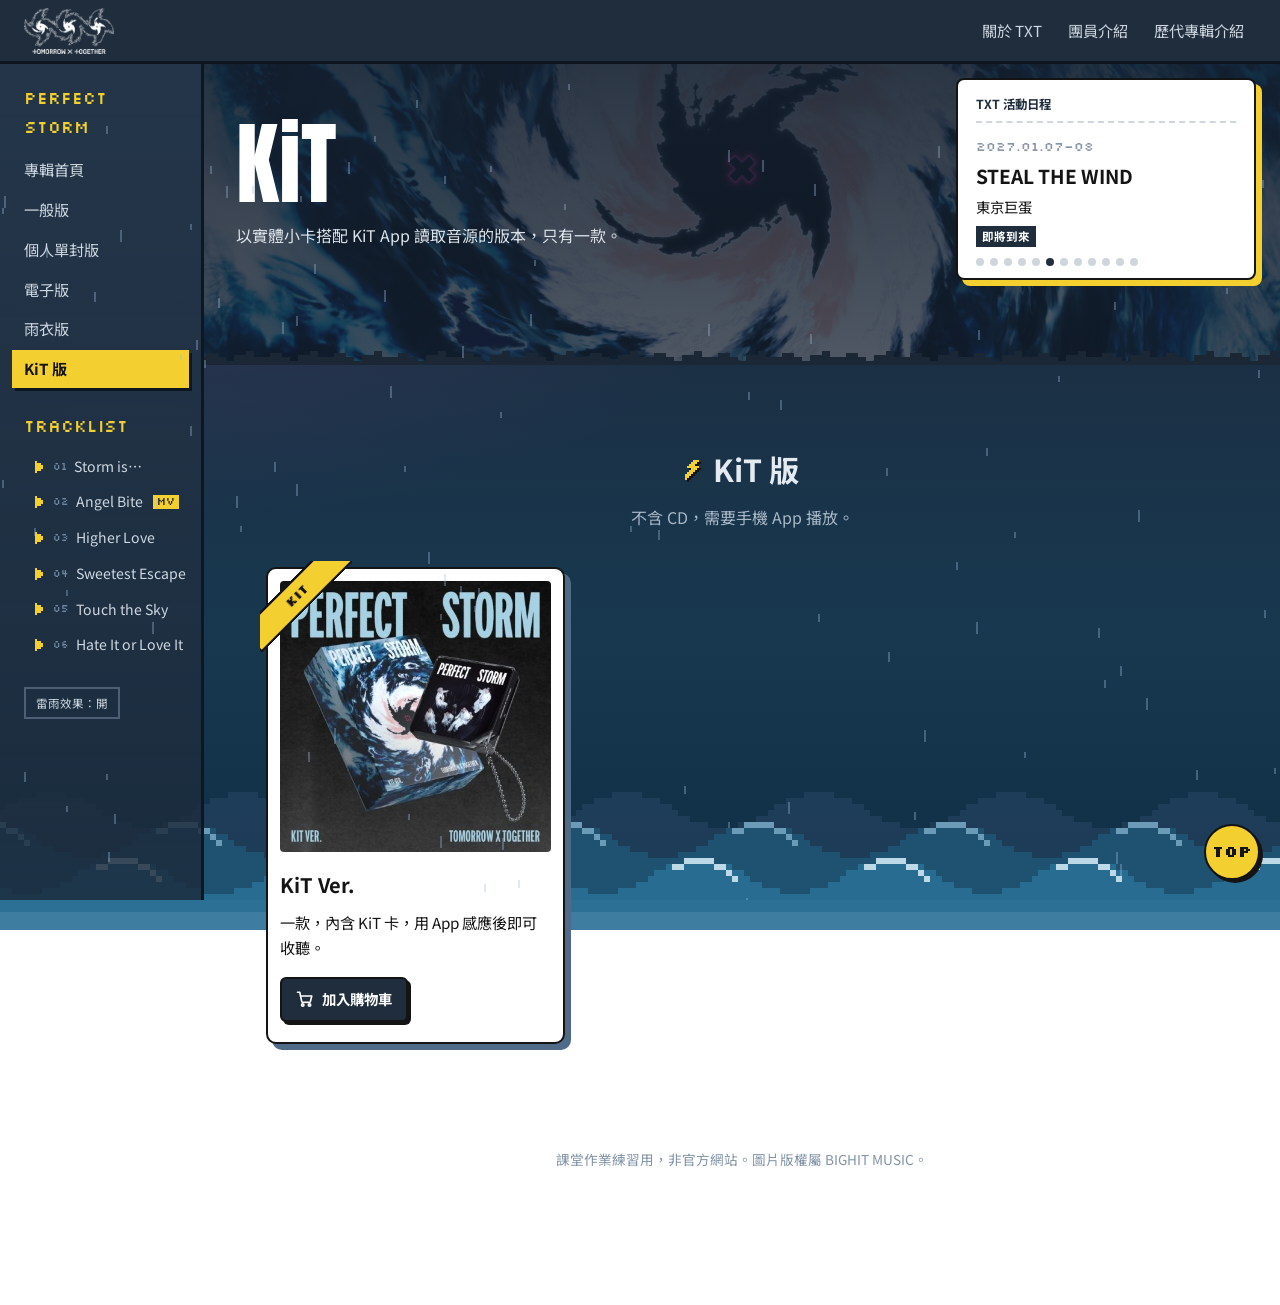
<file: kit.html>
<!DOCTYPE html>
<html lang="zh-Hant">
<head>
  <meta charset="UTF-8">
  <meta name="viewport" content="width=device-width, initial-scale=1">
  <title>KiT 版｜PERFECT STORM</title>
  <link rel="preconnect" href="https://fonts.googleapis.com">
  <link href="https://fonts.googleapis.com/css2?family=Anton&family=Noto+Sans+TC:wght@400;700&family=Silkscreen:wght@400;700&display=swap" rel="stylesheet">
  <link rel="stylesheet" href="style.css">
</head>
<body>
  <div id="loader" class="show" aria-hidden="true">
    <svg class="bolt" viewBox="0 0 8 12" shape-rendering="crispEdges"><g fill="#141414"><rect x="5" y="1" width="3" height="1"/><rect x="4" y="2" width="3" height="1"/><rect x="3" y="3" width="3" height="1"/><rect x="2" y="4" width="6" height="1"/><rect x="4" y="5" width="3" height="1"/><rect x="3" y="6" width="3" height="1"/><rect x="2" y="7" width="3" height="1"/><rect x="1" y="8" width="3" height="1"/><rect x="1" y="9" width="2" height="1"/><rect x="1" y="10" width="1" height="1"/></g><g fill="#f3cf2f"><rect x="4" y="0" width="3" height="1"/><rect x="3" y="1" width="3" height="1"/><rect x="2" y="2" width="3" height="1"/><rect x="1" y="3" width="6" height="1"/><rect x="3" y="4" width="3" height="1"/><rect x="2" y="5" width="3" height="1"/><rect x="1" y="6" width="3" height="1"/><rect x="0" y="7" width="3" height="1"/><rect x="0" y="8" width="2" height="1"/><rect x="0" y="9" width="1" height="1"/></g></svg>
    <p class="label">LOADING</p>
    <div class="bar"><i></i></div>
  </div>
  <noscript><style>#loader{display:none}</style></noscript>
  <div class="sea" aria-hidden="true"><div class="wave w1"></div><div class="wave w2"></div><div class="wave w3"></div></div>
  <nav class="top">
    <a class="logo" href="index.html"><img src="images/logo.png" alt="TOMORROW X TOGETHER"></a>
    <ul>
        <li><a class="link" href="about.html">關於 TXT</a></li>
        <li><a class="link" href="members.html">團員介紹</a></li>
        <li><a class="link" href="discography.html">歷代專輯介紹</a></li>
    </ul>
  </nav>
  <div class="layout">
    <aside class="side">
      <p class="side-title">PERFECT STORM</p>
      <ul>
        <li><a class="link" href="index.html">專輯首頁</a></li>
        <li><a class="link" href="standard.html">一般版</a></li>
        <li><a class="link" href="storm-is-coming.html">個人單封版</a></li>
        <li><a class="link" href="weverse.html">電子版</a></li>
        <li><a class="link" href="stormcoat.html">雨衣版</a></li>
        <li><a class="link active" href="kit.html">KiT 版</a></li>
      </ul>
      <p class="side-title second">TRACKLIST</p>
      <ol class="side-tracks">
        <li><a href="https://www.youtube.com/results?search_query=TXT+Storm+is" target="_blank" rel="noopener"><span class="cursor" aria-hidden="true"><svg width="8" height="10" viewBox="0 0 4 5" shape-rendering="crispEdges"><path fill="currentColor" d="M0 0h1v5H0zM1 1h1v3H1zM2 2h1v1H2z"/></svg></span><span class="ico" aria-hidden="true"><svg width="10" height="12" viewBox="0 0 5 6" shape-rendering="crispEdges" aria-hidden="true"><rect x="0" y="0" width="1" height="6" fill="currentColor"/><rect x="1" y="1" width="1" height="4" fill="currentColor"/><rect x="2" y="1" width="1" height="4" fill="currentColor"/><rect x="3" y="2" width="1" height="2" fill="currentColor"/></svg><span class="eq"><i></i><i></i><i></i><i></i></span></span><span class="no">01</span><span class="name">Storm is…</span><span class="prog" aria-hidden="true"><i></i></span></a></li>
        <li><a href="https://www.youtube.com/watch?v=M9G4guYg-i8" target="_blank" rel="noopener"><span class="cursor" aria-hidden="true"><svg width="8" height="10" viewBox="0 0 4 5" shape-rendering="crispEdges"><path fill="currentColor" d="M0 0h1v5H0zM1 1h1v3H1zM2 2h1v1H2z"/></svg></span><span class="ico" aria-hidden="true"><svg width="10" height="12" viewBox="0 0 5 6" shape-rendering="crispEdges" aria-hidden="true"><rect x="0" y="0" width="1" height="6" fill="currentColor"/><rect x="1" y="1" width="1" height="4" fill="currentColor"/><rect x="2" y="1" width="1" height="4" fill="currentColor"/><rect x="3" y="2" width="1" height="2" fill="currentColor"/></svg><span class="eq"><i></i><i></i><i></i><i></i></span></span><span class="no">02</span><span class="name">Angel Bite</span><em>MV</em><span class="prog" aria-hidden="true"><i></i></span></a></li>
        <li><a href="https://www.youtube.com/results?search_query=TXT+Higher+Love" target="_blank" rel="noopener"><span class="cursor" aria-hidden="true"><svg width="8" height="10" viewBox="0 0 4 5" shape-rendering="crispEdges"><path fill="currentColor" d="M0 0h1v5H0zM1 1h1v3H1zM2 2h1v1H2z"/></svg></span><span class="ico" aria-hidden="true"><svg width="10" height="12" viewBox="0 0 5 6" shape-rendering="crispEdges" aria-hidden="true"><rect x="0" y="0" width="1" height="6" fill="currentColor"/><rect x="1" y="1" width="1" height="4" fill="currentColor"/><rect x="2" y="1" width="1" height="4" fill="currentColor"/><rect x="3" y="2" width="1" height="2" fill="currentColor"/></svg><span class="eq"><i></i><i></i><i></i><i></i></span></span><span class="no">03</span><span class="name">Higher Love</span><span class="prog" aria-hidden="true"><i></i></span></a></li>
        <li><a href="https://www.youtube.com/results?search_query=TXT+Sweetest+Escape" target="_blank" rel="noopener"><span class="cursor" aria-hidden="true"><svg width="8" height="10" viewBox="0 0 4 5" shape-rendering="crispEdges"><path fill="currentColor" d="M0 0h1v5H0zM1 1h1v3H1zM2 2h1v1H2z"/></svg></span><span class="ico" aria-hidden="true"><svg width="10" height="12" viewBox="0 0 5 6" shape-rendering="crispEdges" aria-hidden="true"><rect x="0" y="0" width="1" height="6" fill="currentColor"/><rect x="1" y="1" width="1" height="4" fill="currentColor"/><rect x="2" y="1" width="1" height="4" fill="currentColor"/><rect x="3" y="2" width="1" height="2" fill="currentColor"/></svg><span class="eq"><i></i><i></i><i></i><i></i></span></span><span class="no">04</span><span class="name">Sweetest Escape</span><span class="prog" aria-hidden="true"><i></i></span></a></li>
        <li><a href="https://www.youtube.com/results?search_query=TXT+Touch+the+Sky" target="_blank" rel="noopener"><span class="cursor" aria-hidden="true"><svg width="8" height="10" viewBox="0 0 4 5" shape-rendering="crispEdges"><path fill="currentColor" d="M0 0h1v5H0zM1 1h1v3H1zM2 2h1v1H2z"/></svg></span><span class="ico" aria-hidden="true"><svg width="10" height="12" viewBox="0 0 5 6" shape-rendering="crispEdges" aria-hidden="true"><rect x="0" y="0" width="1" height="6" fill="currentColor"/><rect x="1" y="1" width="1" height="4" fill="currentColor"/><rect x="2" y="1" width="1" height="4" fill="currentColor"/><rect x="3" y="2" width="1" height="2" fill="currentColor"/></svg><span class="eq"><i></i><i></i><i></i><i></i></span></span><span class="no">05</span><span class="name">Touch the Sky</span><span class="prog" aria-hidden="true"><i></i></span></a></li>
        <li><a href="https://www.youtube.com/results?search_query=TXT+Hate+It+or+Love+It" target="_blank" rel="noopener"><span class="cursor" aria-hidden="true"><svg width="8" height="10" viewBox="0 0 4 5" shape-rendering="crispEdges"><path fill="currentColor" d="M0 0h1v5H0zM1 1h1v3H1zM2 2h1v1H2z"/></svg></span><span class="ico" aria-hidden="true"><svg width="10" height="12" viewBox="0 0 5 6" shape-rendering="crispEdges" aria-hidden="true"><rect x="0" y="0" width="1" height="6" fill="currentColor"/><rect x="1" y="1" width="1" height="4" fill="currentColor"/><rect x="2" y="1" width="1" height="4" fill="currentColor"/><rect x="3" y="2" width="1" height="2" fill="currentColor"/></svg><span class="eq"><i></i><i></i><i></i><i></i></span></span><span class="no">06</span><span class="name">Hate It or Love It</span><span class="prog" aria-hidden="true"><i></i></span></a></li>
      </ol>
      <button class="weather-toggle" type="button" aria-pressed="true">雷雨效果：開</button>
    </aside>
    <div class="content">
      <header class="hero">
        <h1>KiT</h1>
        <p>以實體小卡搭配 KiT App 讀取音源的版本，只有一款。</p>
      </header>
      <main>
        <h2>KiT 版</h2>
        <p class="lead">不含 CD，需要手機 App 播放。</p>
        <section class="cards">
      <div class="card">
        <div class="ribbon"><span>KiT</span></div>
        <div class="photo"><img src="images/kit-main.jpg" alt="KiT Ver." onerror="this.remove()"><span>放入 kit-main.jpg</span></div>
        <h3>KiT Ver.</h3>
        <p>一款，內含 KiT 卡，用 App 感應後即可收聽。</p>
        <div class="buy"><a class="cart" href="https://shop.weverse.io/shop/USD/artists/3" target="_blank" rel="noopener"><svg width="18" height="18" viewBox="0 0 24 24" fill="none" stroke="currentColor" stroke-width="2.2" stroke-linecap="round" stroke-linejoin="round" aria-hidden="true"><circle cx="9" cy="20" r="1.6"/><circle cx="18" cy="20" r="1.6"/><path d="M2 3h3l2.6 12.2a1.5 1.5 0 0 0 1.5 1.2h8.6a1.5 1.5 0 0 0 1.5-1.1L21 8H6.2"/></svg><span>加入購物車</span></a></div>
      </div>
        </section>

      </main>
      <footer>課堂作業練習用，非官方網站。圖片版權屬 BIGHIT MUSIC。</footer>
    </div>
  </div>
  <aside class="info-float" aria-live="polite">
        <p class="float-head">TXT 活動日程</p>
        <div class="slide" data-start="2026-11-16" data-end="2026-11-16"><small>2026.11.16</small><strong>專輯發行</strong><span class="note">PERFECT STORM 與〈Angel Bite〉MV</span><span class="status"></span><b class="short">11.16</b></div>
        <div class="slide" data-start="2026-11-17" data-end="2026-11-22"><small>2026.11.17–22</small><strong>POP-UP STORE</strong><span class="note">首爾 HYBE 龍山總部</span><span class="status"></span><b class="short">11.17</b></div>
        <div class="slide" data-start="2026-11-21" data-end="2026-11-22"><small>2026.11.21–22</small><strong>STEAL THE WIND</strong><span class="note">澳門</span><span class="status"></span><b class="short">11.21</b></div>
        <div class="slide" data-start="2026-11-30" data-end="2026-11-30"><small>2026.11.30</small><strong>MOA 樂天世界活動</strong><span class="note">邀請 1,000 名粉絲</span><span class="status"></span><b class="short">11.30</b></div>
        <div class="slide" data-start="2026-12-19" data-end="2026-12-20"><small>2026.12.19–20</small><strong>STEAL THE WIND</strong><span class="note">日本福岡</span><span class="status"></span><b class="short">12.19</b></div>
        <div class="slide" data-start="2027-01-07" data-end="2027-01-08"><small>2027.01.07–08</small><strong>STEAL THE WIND</strong><span class="note">東京巨蛋</span><span class="status"></span><b class="short">01.07</b></div>
        <div class="slide" data-start="2027-01-30" data-end="2027-01-31"><small>2027.01.30–31</small><strong>STEAL THE WIND</strong><span class="note">日本大阪</span><span class="status"></span><b class="short">01.30</b></div>
        <div class="slide" data-start="2027-02-20" data-end="2027-02-21"><small>2027.02.20–21</small><strong>STEAL THE WIND</strong><span class="note">日本愛知</span><span class="status"></span><b class="short">02.20</b></div>
        <div class="slide" data-start="2027-03-06" data-end="2027-03-07"><small>2027.03.06–07</small><strong>STEAL THE WIND</strong><span class="note">台灣高雄</span><span class="status"></span><b class="short">03.06</b></div>
        <div class="slide" data-start="2027-03-13" data-end="2027-03-13"><small>2027.03.13</small><strong>STEAL THE WIND</strong><span class="note">吉隆坡</span><span class="status"></span><b class="short">03.13</b></div>
        <div class="slide" data-start="2027-03-20" data-end="2027-03-20"><small>2027.03.20</small><strong>STEAL THE WIND</strong><span class="note">雅加達</span><span class="status"></span><b class="short">03.20</b></div>
        <div class="slide" data-start="2027-06-19" data-end="2027-06-20"><small>2027.06.19–20</small><strong>STEAL THE WIND 終站</strong><span class="note">香港</span><span class="status"></span><b class="short">06.19</b></div>
    <div class="dots"></div>
  </aside>
  <a class="to-top" href="index.html" title="回首頁">TOP</a>
  <script src="script.js"></script>
</body>
</html>
</file>
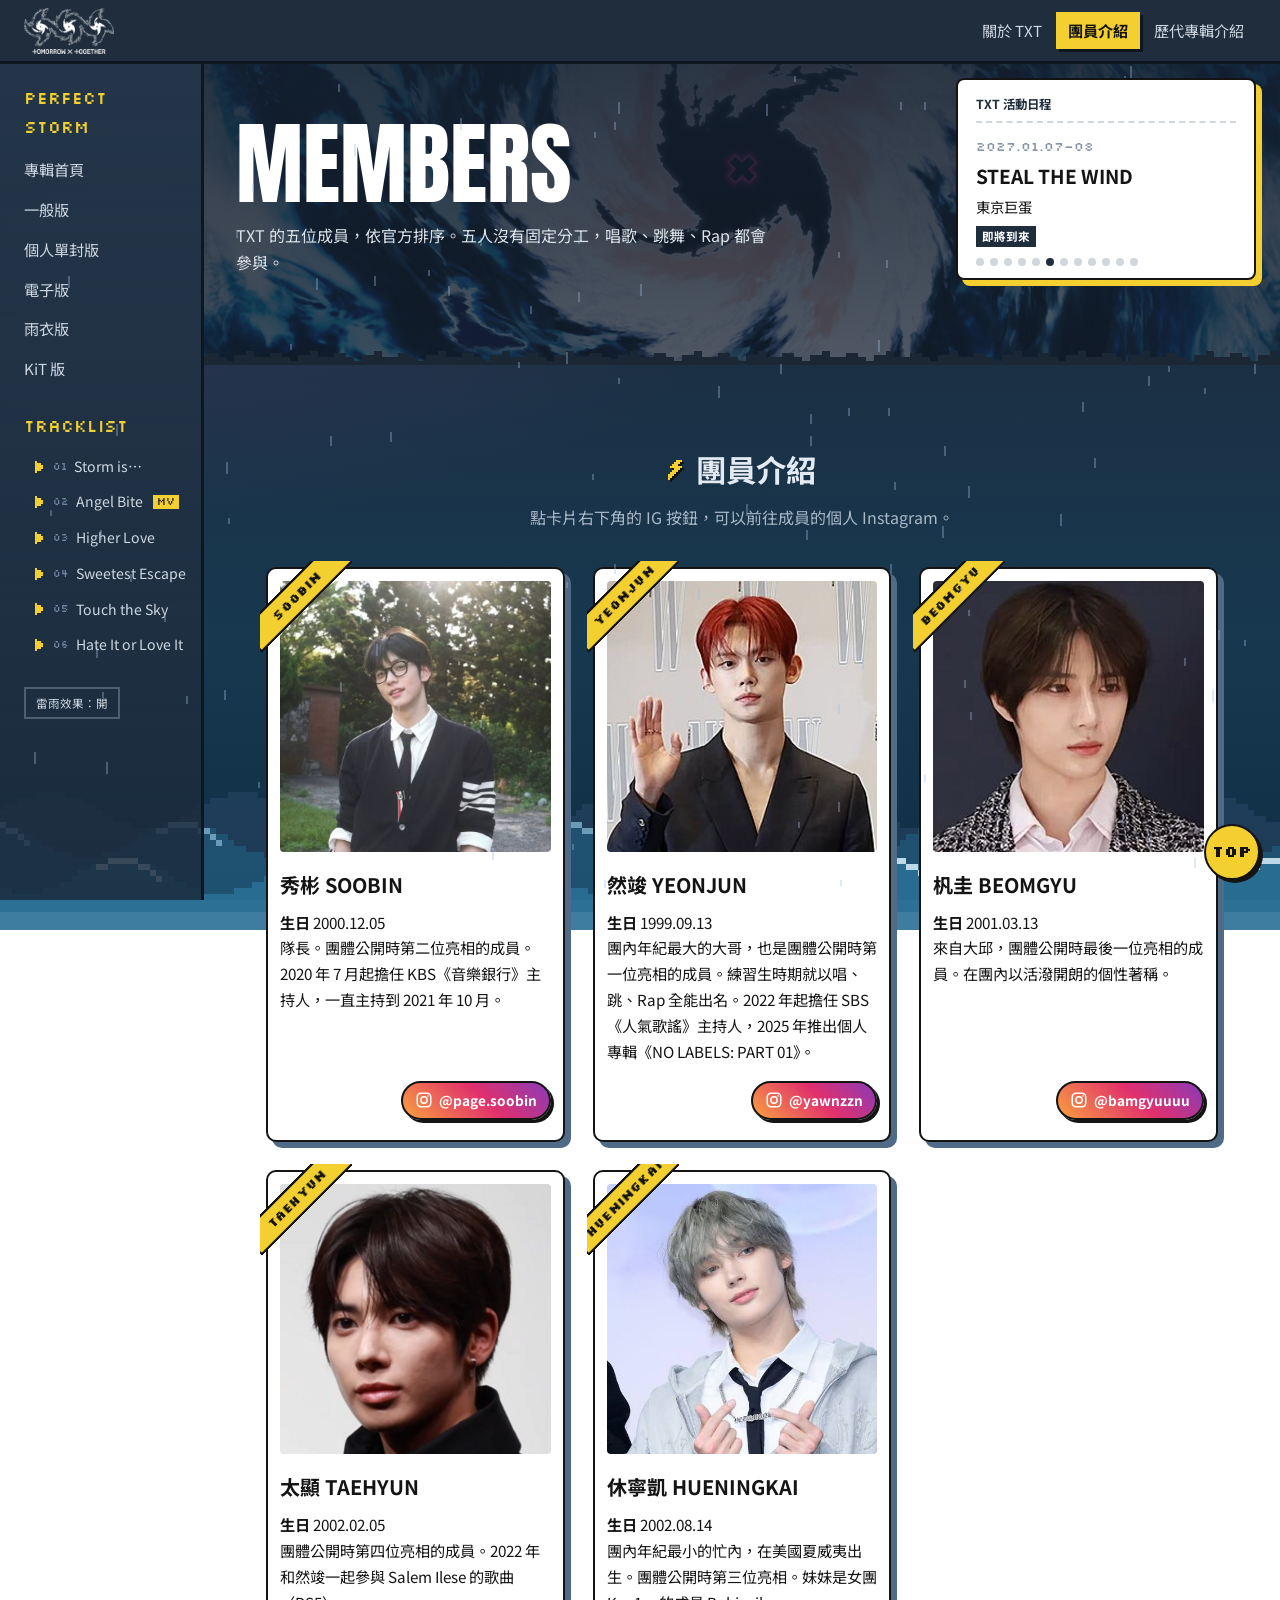
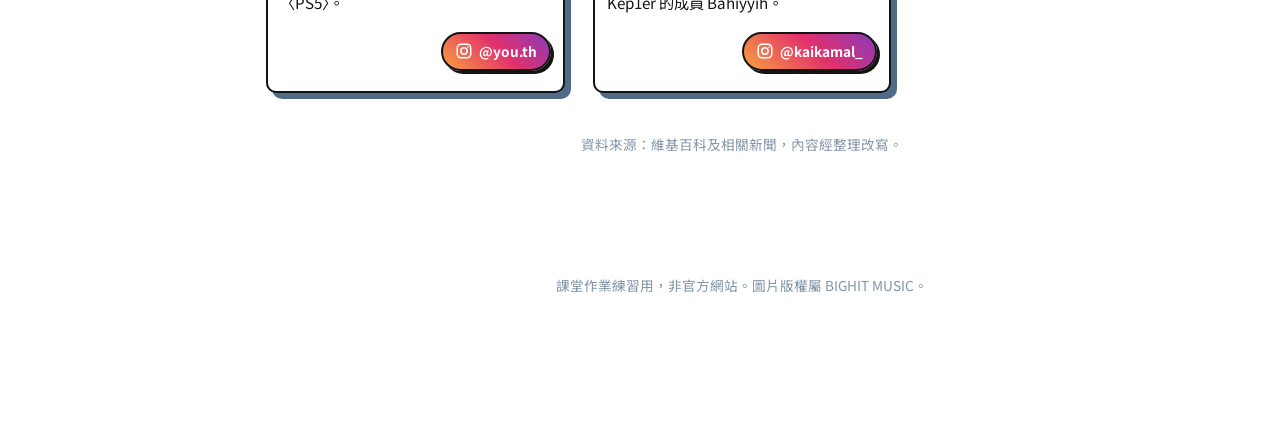
<file: members.html>
<!DOCTYPE html>
<html lang="zh-Hant">
<head>
  <meta charset="UTF-8">
  <meta name="viewport" content="width=device-width, initial-scale=1">
  <title>團員介紹｜TXT</title>
  <link rel="preconnect" href="https://fonts.googleapis.com">
  <link href="https://fonts.googleapis.com/css2?family=Anton&family=Noto+Sans+TC:wght@400;700&family=Silkscreen:wght@400;700&display=swap" rel="stylesheet">
  <link rel="stylesheet" href="style.css">
</head>
<body>
  <div id="loader" class="show" aria-hidden="true">
    <svg class="bolt" viewBox="0 0 8 12" shape-rendering="crispEdges"><g fill="#141414"><rect x="5" y="1" width="3" height="1"/><rect x="4" y="2" width="3" height="1"/><rect x="3" y="3" width="3" height="1"/><rect x="2" y="4" width="6" height="1"/><rect x="4" y="5" width="3" height="1"/><rect x="3" y="6" width="3" height="1"/><rect x="2" y="7" width="3" height="1"/><rect x="1" y="8" width="3" height="1"/><rect x="1" y="9" width="2" height="1"/><rect x="1" y="10" width="1" height="1"/></g><g fill="#f3cf2f"><rect x="4" y="0" width="3" height="1"/><rect x="3" y="1" width="3" height="1"/><rect x="2" y="2" width="3" height="1"/><rect x="1" y="3" width="6" height="1"/><rect x="3" y="4" width="3" height="1"/><rect x="2" y="5" width="3" height="1"/><rect x="1" y="6" width="3" height="1"/><rect x="0" y="7" width="3" height="1"/><rect x="0" y="8" width="2" height="1"/><rect x="0" y="9" width="1" height="1"/></g></svg>
    <p class="label">LOADING</p>
    <div class="bar"><i></i></div>
  </div>
  <noscript><style>#loader{display:none}</style></noscript>
  <div class="sea" aria-hidden="true"><div class="wave w1"></div><div class="wave w2"></div><div class="wave w3"></div></div>
  <nav class="top">
    <a class="logo" href="index.html"><img src="images/logo.png" alt="TOMORROW X TOGETHER"></a>
    <ul>
        <li><a class="link" href="about.html">關於 TXT</a></li>
        <li><a class="link active" href="members.html">團員介紹</a></li>
        <li><a class="link" href="discography.html">歷代專輯介紹</a></li>
    </ul>
  </nav>
  <div class="layout">
    <aside class="side">
      <p class="side-title">PERFECT STORM</p>
      <ul>
        <li><a class="link" href="index.html">專輯首頁</a></li>
        <li><a class="link" href="standard.html">一般版</a></li>
        <li><a class="link" href="storm-is-coming.html">個人單封版</a></li>
        <li><a class="link" href="weverse.html">電子版</a></li>
        <li><a class="link" href="stormcoat.html">雨衣版</a></li>
        <li><a class="link" href="kit.html">KiT 版</a></li>
      </ul>
      <p class="side-title second">TRACKLIST</p>
      <ol class="side-tracks">
        <li><a href="https://www.youtube.com/results?search_query=TXT+Storm+is" target="_blank" rel="noopener"><span class="cursor" aria-hidden="true"><svg width="8" height="10" viewBox="0 0 4 5" shape-rendering="crispEdges"><path fill="currentColor" d="M0 0h1v5H0zM1 1h1v3H1zM2 2h1v1H2z"/></svg></span><span class="ico" aria-hidden="true"><svg width="10" height="12" viewBox="0 0 5 6" shape-rendering="crispEdges" aria-hidden="true"><rect x="0" y="0" width="1" height="6" fill="currentColor"/><rect x="1" y="1" width="1" height="4" fill="currentColor"/><rect x="2" y="1" width="1" height="4" fill="currentColor"/><rect x="3" y="2" width="1" height="2" fill="currentColor"/></svg><span class="eq"><i></i><i></i><i></i><i></i></span></span><span class="no">01</span><span class="name">Storm is…</span><span class="prog" aria-hidden="true"><i></i></span></a></li>
        <li><a href="https://www.youtube.com/watch?v=M9G4guYg-i8" target="_blank" rel="noopener"><span class="cursor" aria-hidden="true"><svg width="8" height="10" viewBox="0 0 4 5" shape-rendering="crispEdges"><path fill="currentColor" d="M0 0h1v5H0zM1 1h1v3H1zM2 2h1v1H2z"/></svg></span><span class="ico" aria-hidden="true"><svg width="10" height="12" viewBox="0 0 5 6" shape-rendering="crispEdges" aria-hidden="true"><rect x="0" y="0" width="1" height="6" fill="currentColor"/><rect x="1" y="1" width="1" height="4" fill="currentColor"/><rect x="2" y="1" width="1" height="4" fill="currentColor"/><rect x="3" y="2" width="1" height="2" fill="currentColor"/></svg><span class="eq"><i></i><i></i><i></i><i></i></span></span><span class="no">02</span><span class="name">Angel Bite</span><em>MV</em><span class="prog" aria-hidden="true"><i></i></span></a></li>
        <li><a href="https://www.youtube.com/results?search_query=TXT+Higher+Love" target="_blank" rel="noopener"><span class="cursor" aria-hidden="true"><svg width="8" height="10" viewBox="0 0 4 5" shape-rendering="crispEdges"><path fill="currentColor" d="M0 0h1v5H0zM1 1h1v3H1zM2 2h1v1H2z"/></svg></span><span class="ico" aria-hidden="true"><svg width="10" height="12" viewBox="0 0 5 6" shape-rendering="crispEdges" aria-hidden="true"><rect x="0" y="0" width="1" height="6" fill="currentColor"/><rect x="1" y="1" width="1" height="4" fill="currentColor"/><rect x="2" y="1" width="1" height="4" fill="currentColor"/><rect x="3" y="2" width="1" height="2" fill="currentColor"/></svg><span class="eq"><i></i><i></i><i></i><i></i></span></span><span class="no">03</span><span class="name">Higher Love</span><span class="prog" aria-hidden="true"><i></i></span></a></li>
        <li><a href="https://www.youtube.com/results?search_query=TXT+Sweetest+Escape" target="_blank" rel="noopener"><span class="cursor" aria-hidden="true"><svg width="8" height="10" viewBox="0 0 4 5" shape-rendering="crispEdges"><path fill="currentColor" d="M0 0h1v5H0zM1 1h1v3H1zM2 2h1v1H2z"/></svg></span><span class="ico" aria-hidden="true"><svg width="10" height="12" viewBox="0 0 5 6" shape-rendering="crispEdges" aria-hidden="true"><rect x="0" y="0" width="1" height="6" fill="currentColor"/><rect x="1" y="1" width="1" height="4" fill="currentColor"/><rect x="2" y="1" width="1" height="4" fill="currentColor"/><rect x="3" y="2" width="1" height="2" fill="currentColor"/></svg><span class="eq"><i></i><i></i><i></i><i></i></span></span><span class="no">04</span><span class="name">Sweetest Escape</span><span class="prog" aria-hidden="true"><i></i></span></a></li>
        <li><a href="https://www.youtube.com/results?search_query=TXT+Touch+the+Sky" target="_blank" rel="noopener"><span class="cursor" aria-hidden="true"><svg width="8" height="10" viewBox="0 0 4 5" shape-rendering="crispEdges"><path fill="currentColor" d="M0 0h1v5H0zM1 1h1v3H1zM2 2h1v1H2z"/></svg></span><span class="ico" aria-hidden="true"><svg width="10" height="12" viewBox="0 0 5 6" shape-rendering="crispEdges" aria-hidden="true"><rect x="0" y="0" width="1" height="6" fill="currentColor"/><rect x="1" y="1" width="1" height="4" fill="currentColor"/><rect x="2" y="1" width="1" height="4" fill="currentColor"/><rect x="3" y="2" width="1" height="2" fill="currentColor"/></svg><span class="eq"><i></i><i></i><i></i><i></i></span></span><span class="no">05</span><span class="name">Touch the Sky</span><span class="prog" aria-hidden="true"><i></i></span></a></li>
        <li><a href="https://www.youtube.com/results?search_query=TXT+Hate+It+or+Love+It" target="_blank" rel="noopener"><span class="cursor" aria-hidden="true"><svg width="8" height="10" viewBox="0 0 4 5" shape-rendering="crispEdges"><path fill="currentColor" d="M0 0h1v5H0zM1 1h1v3H1zM2 2h1v1H2z"/></svg></span><span class="ico" aria-hidden="true"><svg width="10" height="12" viewBox="0 0 5 6" shape-rendering="crispEdges" aria-hidden="true"><rect x="0" y="0" width="1" height="6" fill="currentColor"/><rect x="1" y="1" width="1" height="4" fill="currentColor"/><rect x="2" y="1" width="1" height="4" fill="currentColor"/><rect x="3" y="2" width="1" height="2" fill="currentColor"/></svg><span class="eq"><i></i><i></i><i></i><i></i></span></span><span class="no">06</span><span class="name">Hate It or Love It</span><span class="prog" aria-hidden="true"><i></i></span></a></li>
      </ol>
      <button class="weather-toggle" type="button" aria-pressed="true">雷雨效果：開</button>
    </aside>
    <div class="content">
      <header class="hero">
        <h1>MEMBERS</h1>
        <p>TXT 的五位成員，依官方排序。五人沒有固定分工，唱歌、跳舞、Rap 都會參與。</p>
      </header>
      <main>
        <h2>團員介紹</h2>
        <p class="lead">點卡片右下角的 IG 按鈕，可以前往成員的個人 Instagram。</p>
        <section class="cards">
      <div class="card">
        <div class="ribbon"><span>SOOBIN</span></div>
        <div class="photo"><img src="images/member-soobin.jpg" alt="秀彬 SOOBIN" onerror="this.remove()"><span>放入 member-soobin.jpg</span></div>
        <h3>秀彬 SOOBIN</h3>
        <p><b>生日</b> 2000.12.05<br>隊長。團體公開時第二位亮相的成員。2020 年 7 月起擔任 KBS《音樂銀行》主持人，一直主持到 2021 年 10 月。</p>
        <div class="social"><a class="ig" href="https://www.instagram.com/page.soobin/" target="_blank" rel="noopener" aria-label="秀彬 SOOBIN 的 Instagram"><svg width="18" height="18" viewBox="0 0 24 24" fill="none" stroke="currentColor" stroke-width="2" aria-hidden="true"><rect x="3" y="3" width="18" height="18" rx="5"/><circle cx="12" cy="12" r="4.2"/><circle cx="17.4" cy="6.6" r="1.1" fill="currentColor" stroke="none"/></svg><span>@page.soobin</span></a></div>
      </div>
      <div class="card">
        <div class="ribbon"><span>YEONJUN</span></div>
        <div class="photo"><img src="images/member-yeonjun.jpg" alt="然竣 YEONJUN" onerror="this.remove()"><span>放入 member-yeonjun.jpg</span></div>
        <h3>然竣 YEONJUN</h3>
        <p><b>生日</b> 1999.09.13<br>團內年紀最大的大哥，也是團體公開時第一位亮相的成員。練習生時期就以唱、跳、Rap 全能出名。2022 年起擔任 SBS《人氣歌謠》主持人，2025 年推出個人專輯《NO LABELS: PART 01》。</p>
        <div class="social"><a class="ig" href="https://www.instagram.com/yawnzzn/" target="_blank" rel="noopener" aria-label="然竣 YEONJUN 的 Instagram"><svg width="18" height="18" viewBox="0 0 24 24" fill="none" stroke="currentColor" stroke-width="2" aria-hidden="true"><rect x="3" y="3" width="18" height="18" rx="5"/><circle cx="12" cy="12" r="4.2"/><circle cx="17.4" cy="6.6" r="1.1" fill="currentColor" stroke="none"/></svg><span>@yawnzzn</span></a></div>
      </div>
      <div class="card">
        <div class="ribbon"><span>BEOMGYU</span></div>
        <div class="photo"><img src="images/member-beomgyu.jpg" alt="杋圭 BEOMGYU" onerror="this.remove()"><span>放入 member-beomgyu.jpg</span></div>
        <h3>杋圭 BEOMGYU</h3>
        <p><b>生日</b> 2001.03.13<br>來自大邱，團體公開時最後一位亮相的成員。在團內以活潑開朗的個性著稱。</p>
        <div class="social"><a class="ig" href="https://www.instagram.com/bamgyuuuu/" target="_blank" rel="noopener" aria-label="杋圭 BEOMGYU 的 Instagram"><svg width="18" height="18" viewBox="0 0 24 24" fill="none" stroke="currentColor" stroke-width="2" aria-hidden="true"><rect x="3" y="3" width="18" height="18" rx="5"/><circle cx="12" cy="12" r="4.2"/><circle cx="17.4" cy="6.6" r="1.1" fill="currentColor" stroke="none"/></svg><span>@bamgyuuuu</span></a></div>
      </div>
      <div class="card">
        <div class="ribbon"><span>TAEHYUN</span></div>
        <div class="photo"><img src="images/member-taehyun.jpg" alt="太顯 TAEHYUN" onerror="this.remove()"><span>放入 member-taehyun.jpg</span></div>
        <h3>太顯 TAEHYUN</h3>
        <p><b>生日</b> 2002.02.05<br>團體公開時第四位亮相的成員。2022 年和然竣一起參與 Salem Ilese 的歌曲〈PS5〉。</p>
        <div class="social"><a class="ig" href="https://www.instagram.com/you.th/" target="_blank" rel="noopener" aria-label="太顯 TAEHYUN 的 Instagram"><svg width="18" height="18" viewBox="0 0 24 24" fill="none" stroke="currentColor" stroke-width="2" aria-hidden="true"><rect x="3" y="3" width="18" height="18" rx="5"/><circle cx="12" cy="12" r="4.2"/><circle cx="17.4" cy="6.6" r="1.1" fill="currentColor" stroke="none"/></svg><span>@you.th</span></a></div>
      </div>
      <div class="card">
        <div class="ribbon"><span>HUENINGKAI</span></div>
        <div class="photo"><img src="images/member-hueningkai.jpg" alt="休寧凱 HUENINGKAI" onerror="this.remove()"><span>放入 member-hueningkai.jpg</span></div>
        <h3>休寧凱 HUENINGKAI</h3>
        <p><b>生日</b> 2002.08.14<br>團內年紀最小的忙內，在美國夏威夷出生。團體公開時第三位亮相。妹妹是女團 Kep1er 的成員 Bahiyyih。</p>
        <div class="social"><a class="ig" href="https://www.instagram.com/kaikamal_/" target="_blank" rel="noopener" aria-label="休寧凱 HUENINGKAI 的 Instagram"><svg width="18" height="18" viewBox="0 0 24 24" fill="none" stroke="currentColor" stroke-width="2" aria-hidden="true"><rect x="3" y="3" width="18" height="18" rx="5"/><circle cx="12" cy="12" r="4.2"/><circle cx="17.4" cy="6.6" r="1.1" fill="currentColor" stroke="none"/></svg><span>@kaikamal_</span></a></div>
      </div>
        </section>

        <p class="source">資料來源：維基百科及相關新聞，內容經整理改寫。</p>
      </main>
      <footer>課堂作業練習用，非官方網站。圖片版權屬 BIGHIT MUSIC。</footer>
    </div>
  </div>
  <aside class="info-float" aria-live="polite">
        <p class="float-head">TXT 活動日程</p>
        <div class="slide" data-start="2026-11-16" data-end="2026-11-16"><small>2026.11.16</small><strong>專輯發行</strong><span class="note">PERFECT STORM 與〈Angel Bite〉MV</span><span class="status"></span><b class="short">11.16</b></div>
        <div class="slide" data-start="2026-11-17" data-end="2026-11-22"><small>2026.11.17–22</small><strong>POP-UP STORE</strong><span class="note">首爾 HYBE 龍山總部</span><span class="status"></span><b class="short">11.17</b></div>
        <div class="slide" data-start="2026-11-21" data-end="2026-11-22"><small>2026.11.21–22</small><strong>STEAL THE WIND</strong><span class="note">澳門</span><span class="status"></span><b class="short">11.21</b></div>
        <div class="slide" data-start="2026-11-30" data-end="2026-11-30"><small>2026.11.30</small><strong>MOA 樂天世界活動</strong><span class="note">邀請 1,000 名粉絲</span><span class="status"></span><b class="short">11.30</b></div>
        <div class="slide" data-start="2026-12-19" data-end="2026-12-20"><small>2026.12.19–20</small><strong>STEAL THE WIND</strong><span class="note">日本福岡</span><span class="status"></span><b class="short">12.19</b></div>
        <div class="slide" data-start="2027-01-07" data-end="2027-01-08"><small>2027.01.07–08</small><strong>STEAL THE WIND</strong><span class="note">東京巨蛋</span><span class="status"></span><b class="short">01.07</b></div>
        <div class="slide" data-start="2027-01-30" data-end="2027-01-31"><small>2027.01.30–31</small><strong>STEAL THE WIND</strong><span class="note">日本大阪</span><span class="status"></span><b class="short">01.30</b></div>
        <div class="slide" data-start="2027-02-20" data-end="2027-02-21"><small>2027.02.20–21</small><strong>STEAL THE WIND</strong><span class="note">日本愛知</span><span class="status"></span><b class="short">02.20</b></div>
        <div class="slide" data-start="2027-03-06" data-end="2027-03-07"><small>2027.03.06–07</small><strong>STEAL THE WIND</strong><span class="note">台灣高雄</span><span class="status"></span><b class="short">03.06</b></div>
        <div class="slide" data-start="2027-03-13" data-end="2027-03-13"><small>2027.03.13</small><strong>STEAL THE WIND</strong><span class="note">吉隆坡</span><span class="status"></span><b class="short">03.13</b></div>
        <div class="slide" data-start="2027-03-20" data-end="2027-03-20"><small>2027.03.20</small><strong>STEAL THE WIND</strong><span class="note">雅加達</span><span class="status"></span><b class="short">03.20</b></div>
        <div class="slide" data-start="2027-06-19" data-end="2027-06-20"><small>2027.06.19–20</small><strong>STEAL THE WIND 終站</strong><span class="note">香港</span><span class="status"></span><b class="short">06.19</b></div>
    <div class="dots"></div>
  </aside>
  <a class="to-top" href="index.html" title="回首頁">TOP</a>
  <script src="script.js"></script>
</body>
</html>
</file>
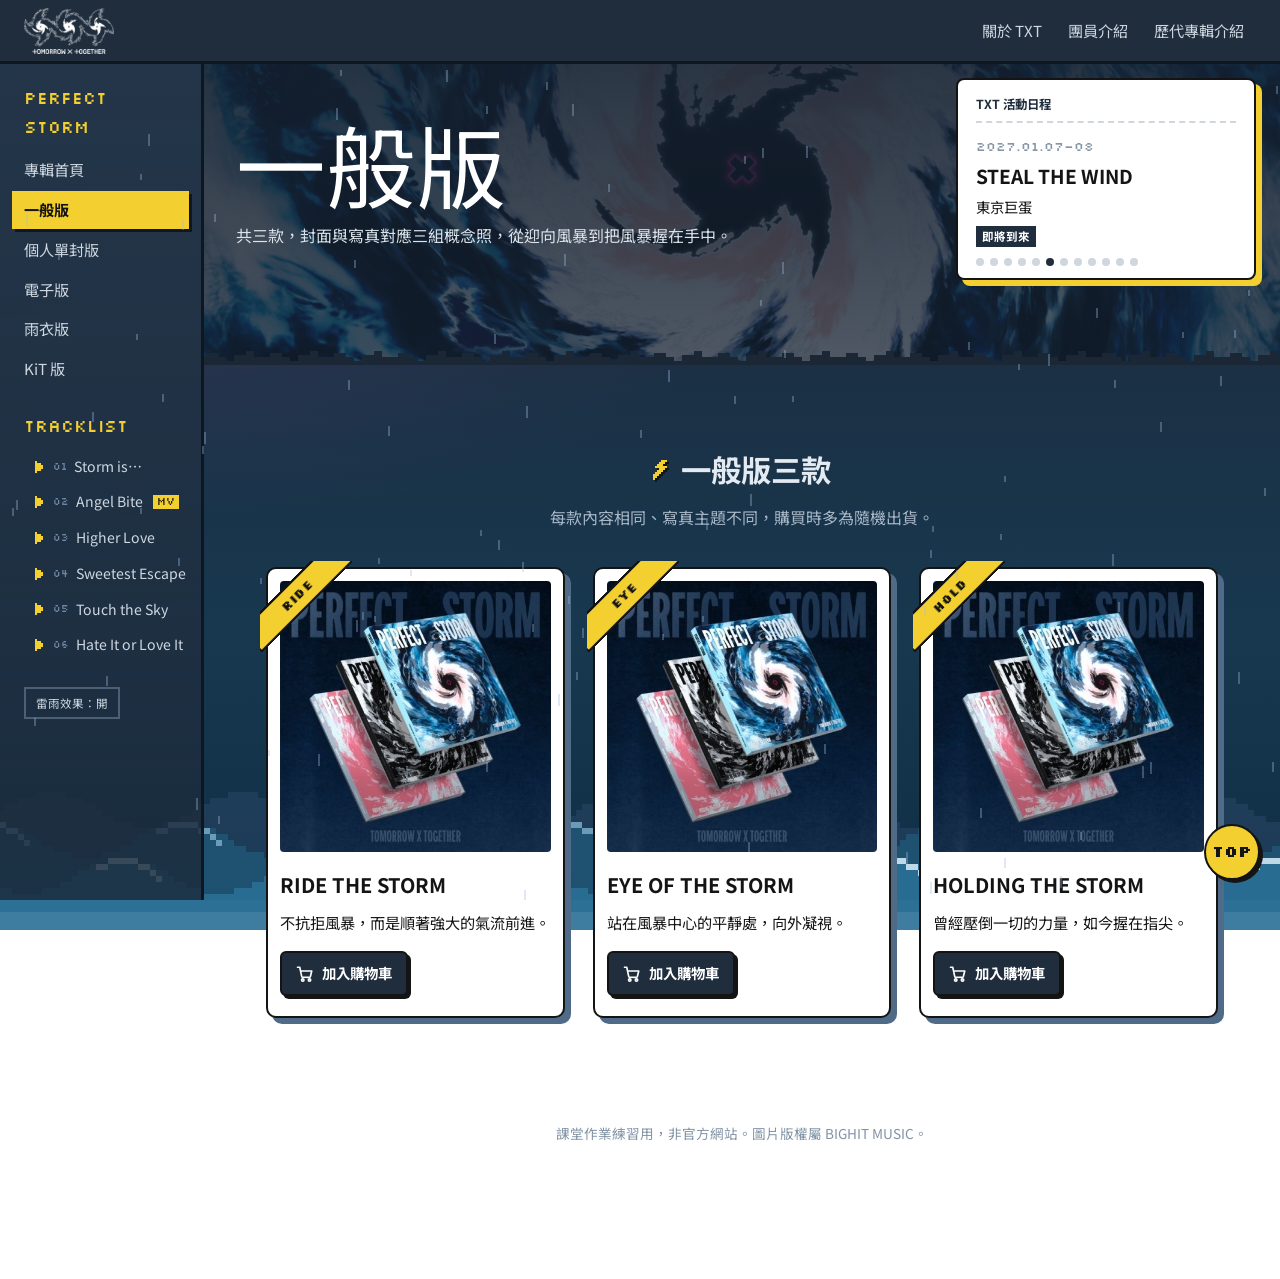
<file: standard.html>
<!DOCTYPE html>
<html lang="zh-Hant">
<head>
  <meta charset="UTF-8">
  <meta name="viewport" content="width=device-width, initial-scale=1">
  <title>一般版｜PERFECT STORM</title>
  <link rel="preconnect" href="https://fonts.googleapis.com">
  <link href="https://fonts.googleapis.com/css2?family=Anton&family=Noto+Sans+TC:wght@400;700&family=Silkscreen:wght@400;700&display=swap" rel="stylesheet">
  <link rel="stylesheet" href="style.css">
</head>
<body>
  <div id="loader" class="show" aria-hidden="true">
    <svg class="bolt" viewBox="0 0 8 12" shape-rendering="crispEdges"><g fill="#141414"><rect x="5" y="1" width="3" height="1"/><rect x="4" y="2" width="3" height="1"/><rect x="3" y="3" width="3" height="1"/><rect x="2" y="4" width="6" height="1"/><rect x="4" y="5" width="3" height="1"/><rect x="3" y="6" width="3" height="1"/><rect x="2" y="7" width="3" height="1"/><rect x="1" y="8" width="3" height="1"/><rect x="1" y="9" width="2" height="1"/><rect x="1" y="10" width="1" height="1"/></g><g fill="#f3cf2f"><rect x="4" y="0" width="3" height="1"/><rect x="3" y="1" width="3" height="1"/><rect x="2" y="2" width="3" height="1"/><rect x="1" y="3" width="6" height="1"/><rect x="3" y="4" width="3" height="1"/><rect x="2" y="5" width="3" height="1"/><rect x="1" y="6" width="3" height="1"/><rect x="0" y="7" width="3" height="1"/><rect x="0" y="8" width="2" height="1"/><rect x="0" y="9" width="1" height="1"/></g></svg>
    <p class="label">LOADING</p>
    <div class="bar"><i></i></div>
  </div>
  <noscript><style>#loader{display:none}</style></noscript>
  <div class="sea" aria-hidden="true"><div class="wave w1"></div><div class="wave w2"></div><div class="wave w3"></div></div>
  <nav class="top">
    <a class="logo" href="index.html"><img src="images/logo.png" alt="TOMORROW X TOGETHER"></a>
    <ul>
        <li><a class="link" href="about.html">關於 TXT</a></li>
        <li><a class="link" href="members.html">團員介紹</a></li>
        <li><a class="link" href="discography.html">歷代專輯介紹</a></li>
    </ul>
  </nav>
  <div class="layout">
    <aside class="side">
      <p class="side-title">PERFECT STORM</p>
      <ul>
        <li><a class="link" href="index.html">專輯首頁</a></li>
        <li><a class="link active" href="standard.html">一般版</a></li>
        <li><a class="link" href="storm-is-coming.html">個人單封版</a></li>
        <li><a class="link" href="weverse.html">電子版</a></li>
        <li><a class="link" href="stormcoat.html">雨衣版</a></li>
        <li><a class="link" href="kit.html">KiT 版</a></li>
      </ul>
      <p class="side-title second">TRACKLIST</p>
      <ol class="side-tracks">
        <li><a href="https://www.youtube.com/results?search_query=TXT+Storm+is" target="_blank" rel="noopener"><span class="cursor" aria-hidden="true"><svg width="8" height="10" viewBox="0 0 4 5" shape-rendering="crispEdges"><path fill="currentColor" d="M0 0h1v5H0zM1 1h1v3H1zM2 2h1v1H2z"/></svg></span><span class="ico" aria-hidden="true"><svg width="10" height="12" viewBox="0 0 5 6" shape-rendering="crispEdges" aria-hidden="true"><rect x="0" y="0" width="1" height="6" fill="currentColor"/><rect x="1" y="1" width="1" height="4" fill="currentColor"/><rect x="2" y="1" width="1" height="4" fill="currentColor"/><rect x="3" y="2" width="1" height="2" fill="currentColor"/></svg><span class="eq"><i></i><i></i><i></i><i></i></span></span><span class="no">01</span><span class="name">Storm is…</span><span class="prog" aria-hidden="true"><i></i></span></a></li>
        <li><a href="https://www.youtube.com/watch?v=M9G4guYg-i8" target="_blank" rel="noopener"><span class="cursor" aria-hidden="true"><svg width="8" height="10" viewBox="0 0 4 5" shape-rendering="crispEdges"><path fill="currentColor" d="M0 0h1v5H0zM1 1h1v3H1zM2 2h1v1H2z"/></svg></span><span class="ico" aria-hidden="true"><svg width="10" height="12" viewBox="0 0 5 6" shape-rendering="crispEdges" aria-hidden="true"><rect x="0" y="0" width="1" height="6" fill="currentColor"/><rect x="1" y="1" width="1" height="4" fill="currentColor"/><rect x="2" y="1" width="1" height="4" fill="currentColor"/><rect x="3" y="2" width="1" height="2" fill="currentColor"/></svg><span class="eq"><i></i><i></i><i></i><i></i></span></span><span class="no">02</span><span class="name">Angel Bite</span><em>MV</em><span class="prog" aria-hidden="true"><i></i></span></a></li>
        <li><a href="https://www.youtube.com/results?search_query=TXT+Higher+Love" target="_blank" rel="noopener"><span class="cursor" aria-hidden="true"><svg width="8" height="10" viewBox="0 0 4 5" shape-rendering="crispEdges"><path fill="currentColor" d="M0 0h1v5H0zM1 1h1v3H1zM2 2h1v1H2z"/></svg></span><span class="ico" aria-hidden="true"><svg width="10" height="12" viewBox="0 0 5 6" shape-rendering="crispEdges" aria-hidden="true"><rect x="0" y="0" width="1" height="6" fill="currentColor"/><rect x="1" y="1" width="1" height="4" fill="currentColor"/><rect x="2" y="1" width="1" height="4" fill="currentColor"/><rect x="3" y="2" width="1" height="2" fill="currentColor"/></svg><span class="eq"><i></i><i></i><i></i><i></i></span></span><span class="no">03</span><span class="name">Higher Love</span><span class="prog" aria-hidden="true"><i></i></span></a></li>
        <li><a href="https://www.youtube.com/results?search_query=TXT+Sweetest+Escape" target="_blank" rel="noopener"><span class="cursor" aria-hidden="true"><svg width="8" height="10" viewBox="0 0 4 5" shape-rendering="crispEdges"><path fill="currentColor" d="M0 0h1v5H0zM1 1h1v3H1zM2 2h1v1H2z"/></svg></span><span class="ico" aria-hidden="true"><svg width="10" height="12" viewBox="0 0 5 6" shape-rendering="crispEdges" aria-hidden="true"><rect x="0" y="0" width="1" height="6" fill="currentColor"/><rect x="1" y="1" width="1" height="4" fill="currentColor"/><rect x="2" y="1" width="1" height="4" fill="currentColor"/><rect x="3" y="2" width="1" height="2" fill="currentColor"/></svg><span class="eq"><i></i><i></i><i></i><i></i></span></span><span class="no">04</span><span class="name">Sweetest Escape</span><span class="prog" aria-hidden="true"><i></i></span></a></li>
        <li><a href="https://www.youtube.com/results?search_query=TXT+Touch+the+Sky" target="_blank" rel="noopener"><span class="cursor" aria-hidden="true"><svg width="8" height="10" viewBox="0 0 4 5" shape-rendering="crispEdges"><path fill="currentColor" d="M0 0h1v5H0zM1 1h1v3H1zM2 2h1v1H2z"/></svg></span><span class="ico" aria-hidden="true"><svg width="10" height="12" viewBox="0 0 5 6" shape-rendering="crispEdges" aria-hidden="true"><rect x="0" y="0" width="1" height="6" fill="currentColor"/><rect x="1" y="1" width="1" height="4" fill="currentColor"/><rect x="2" y="1" width="1" height="4" fill="currentColor"/><rect x="3" y="2" width="1" height="2" fill="currentColor"/></svg><span class="eq"><i></i><i></i><i></i><i></i></span></span><span class="no">05</span><span class="name">Touch the Sky</span><span class="prog" aria-hidden="true"><i></i></span></a></li>
        <li><a href="https://www.youtube.com/results?search_query=TXT+Hate+It+or+Love+It" target="_blank" rel="noopener"><span class="cursor" aria-hidden="true"><svg width="8" height="10" viewBox="0 0 4 5" shape-rendering="crispEdges"><path fill="currentColor" d="M0 0h1v5H0zM1 1h1v3H1zM2 2h1v1H2z"/></svg></span><span class="ico" aria-hidden="true"><svg width="10" height="12" viewBox="0 0 5 6" shape-rendering="crispEdges" aria-hidden="true"><rect x="0" y="0" width="1" height="6" fill="currentColor"/><rect x="1" y="1" width="1" height="4" fill="currentColor"/><rect x="2" y="1" width="1" height="4" fill="currentColor"/><rect x="3" y="2" width="1" height="2" fill="currentColor"/></svg><span class="eq"><i></i><i></i><i></i><i></i></span></span><span class="no">06</span><span class="name">Hate It or Love It</span><span class="prog" aria-hidden="true"><i></i></span></a></li>
      </ol>
      <button class="weather-toggle" type="button" aria-pressed="true">雷雨效果：開</button>
    </aside>
    <div class="content">
      <header class="hero">
        <h1>一般版</h1>
        <p>共三款，封面與寫真對應三組概念照，從迎向風暴到把風暴握在手中。</p>
      </header>
      <main>
        <h2>一般版三款</h2>
        <p class="lead">每款內容相同、寫真主題不同，購買時多為隨機出貨。</p>
        <section class="cards">
      <div class="card">
        <div class="ribbon"><span>RIDE</span></div>
        <div class="photo"><img src="images/standard.jpg" alt="RIDE THE STORM" onerror="this.remove()"><span>放入 standard.jpg</span></div>
        <h3>RIDE THE STORM</h3>
        <p>不抗拒風暴，而是順著強大的氣流前進。</p>
        <div class="buy"><a class="cart" href="https://shop.weverse.io/shop/USD/artists/3" target="_blank" rel="noopener"><svg width="18" height="18" viewBox="0 0 24 24" fill="none" stroke="currentColor" stroke-width="2.2" stroke-linecap="round" stroke-linejoin="round" aria-hidden="true"><circle cx="9" cy="20" r="1.6"/><circle cx="18" cy="20" r="1.6"/><path d="M2 3h3l2.6 12.2a1.5 1.5 0 0 0 1.5 1.2h8.6a1.5 1.5 0 0 0 1.5-1.1L21 8H6.2"/></svg><span>加入購物車</span></a></div>
      </div>
      <div class="card">
        <div class="ribbon"><span>EYE</span></div>
        <div class="photo"><img src="images/standard.jpg" alt="EYE OF THE STORM" onerror="this.remove()"><span>放入 standard.jpg</span></div>
        <h3>EYE OF THE STORM</h3>
        <p>站在風暴中心的平靜處，向外凝視。</p>
        <div class="buy"><a class="cart" href="https://shop.weverse.io/shop/USD/artists/3" target="_blank" rel="noopener"><svg width="18" height="18" viewBox="0 0 24 24" fill="none" stroke="currentColor" stroke-width="2.2" stroke-linecap="round" stroke-linejoin="round" aria-hidden="true"><circle cx="9" cy="20" r="1.6"/><circle cx="18" cy="20" r="1.6"/><path d="M2 3h3l2.6 12.2a1.5 1.5 0 0 0 1.5 1.2h8.6a1.5 1.5 0 0 0 1.5-1.1L21 8H6.2"/></svg><span>加入購物車</span></a></div>
      </div>
      <div class="card">
        <div class="ribbon"><span>HOLD</span></div>
        <div class="photo"><img src="images/standard.jpg" alt="HOLDING THE STORM" onerror="this.remove()"><span>放入 standard.jpg</span></div>
        <h3>HOLDING THE STORM</h3>
        <p>曾經壓倒一切的力量，如今握在指尖。</p>
        <div class="buy"><a class="cart" href="https://shop.weverse.io/shop/USD/artists/3" target="_blank" rel="noopener"><svg width="18" height="18" viewBox="0 0 24 24" fill="none" stroke="currentColor" stroke-width="2.2" stroke-linecap="round" stroke-linejoin="round" aria-hidden="true"><circle cx="9" cy="20" r="1.6"/><circle cx="18" cy="20" r="1.6"/><path d="M2 3h3l2.6 12.2a1.5 1.5 0 0 0 1.5 1.2h8.6a1.5 1.5 0 0 0 1.5-1.1L21 8H6.2"/></svg><span>加入購物車</span></a></div>
      </div>
        </section>

      </main>
      <footer>課堂作業練習用，非官方網站。圖片版權屬 BIGHIT MUSIC。</footer>
    </div>
  </div>
  <aside class="info-float" aria-live="polite">
        <p class="float-head">TXT 活動日程</p>
        <div class="slide" data-start="2026-11-16" data-end="2026-11-16"><small>2026.11.16</small><strong>專輯發行</strong><span class="note">PERFECT STORM 與〈Angel Bite〉MV</span><span class="status"></span><b class="short">11.16</b></div>
        <div class="slide" data-start="2026-11-17" data-end="2026-11-22"><small>2026.11.17–22</small><strong>POP-UP STORE</strong><span class="note">首爾 HYBE 龍山總部</span><span class="status"></span><b class="short">11.17</b></div>
        <div class="slide" data-start="2026-11-21" data-end="2026-11-22"><small>2026.11.21–22</small><strong>STEAL THE WIND</strong><span class="note">澳門</span><span class="status"></span><b class="short">11.21</b></div>
        <div class="slide" data-start="2026-11-30" data-end="2026-11-30"><small>2026.11.30</small><strong>MOA 樂天世界活動</strong><span class="note">邀請 1,000 名粉絲</span><span class="status"></span><b class="short">11.30</b></div>
        <div class="slide" data-start="2026-12-19" data-end="2026-12-20"><small>2026.12.19–20</small><strong>STEAL THE WIND</strong><span class="note">日本福岡</span><span class="status"></span><b class="short">12.19</b></div>
        <div class="slide" data-start="2027-01-07" data-end="2027-01-08"><small>2027.01.07–08</small><strong>STEAL THE WIND</strong><span class="note">東京巨蛋</span><span class="status"></span><b class="short">01.07</b></div>
        <div class="slide" data-start="2027-01-30" data-end="2027-01-31"><small>2027.01.30–31</small><strong>STEAL THE WIND</strong><span class="note">日本大阪</span><span class="status"></span><b class="short">01.30</b></div>
        <div class="slide" data-start="2027-02-20" data-end="2027-02-21"><small>2027.02.20–21</small><strong>STEAL THE WIND</strong><span class="note">日本愛知</span><span class="status"></span><b class="short">02.20</b></div>
        <div class="slide" data-start="2027-03-06" data-end="2027-03-07"><small>2027.03.06–07</small><strong>STEAL THE WIND</strong><span class="note">台灣高雄</span><span class="status"></span><b class="short">03.06</b></div>
        <div class="slide" data-start="2027-03-13" data-end="2027-03-13"><small>2027.03.13</small><strong>STEAL THE WIND</strong><span class="note">吉隆坡</span><span class="status"></span><b class="short">03.13</b></div>
        <div class="slide" data-start="2027-03-20" data-end="2027-03-20"><small>2027.03.20</small><strong>STEAL THE WIND</strong><span class="note">雅加達</span><span class="status"></span><b class="short">03.20</b></div>
        <div class="slide" data-start="2027-06-19" data-end="2027-06-20"><small>2027.06.19–20</small><strong>STEAL THE WIND 終站</strong><span class="note">香港</span><span class="status"></span><b class="short">06.19</b></div>
    <div class="dots"></div>
  </aside>
  <a class="to-top" href="index.html" title="回首頁">TOP</a>
  <script src="script.js"></script>
</body>
</html>
</file>
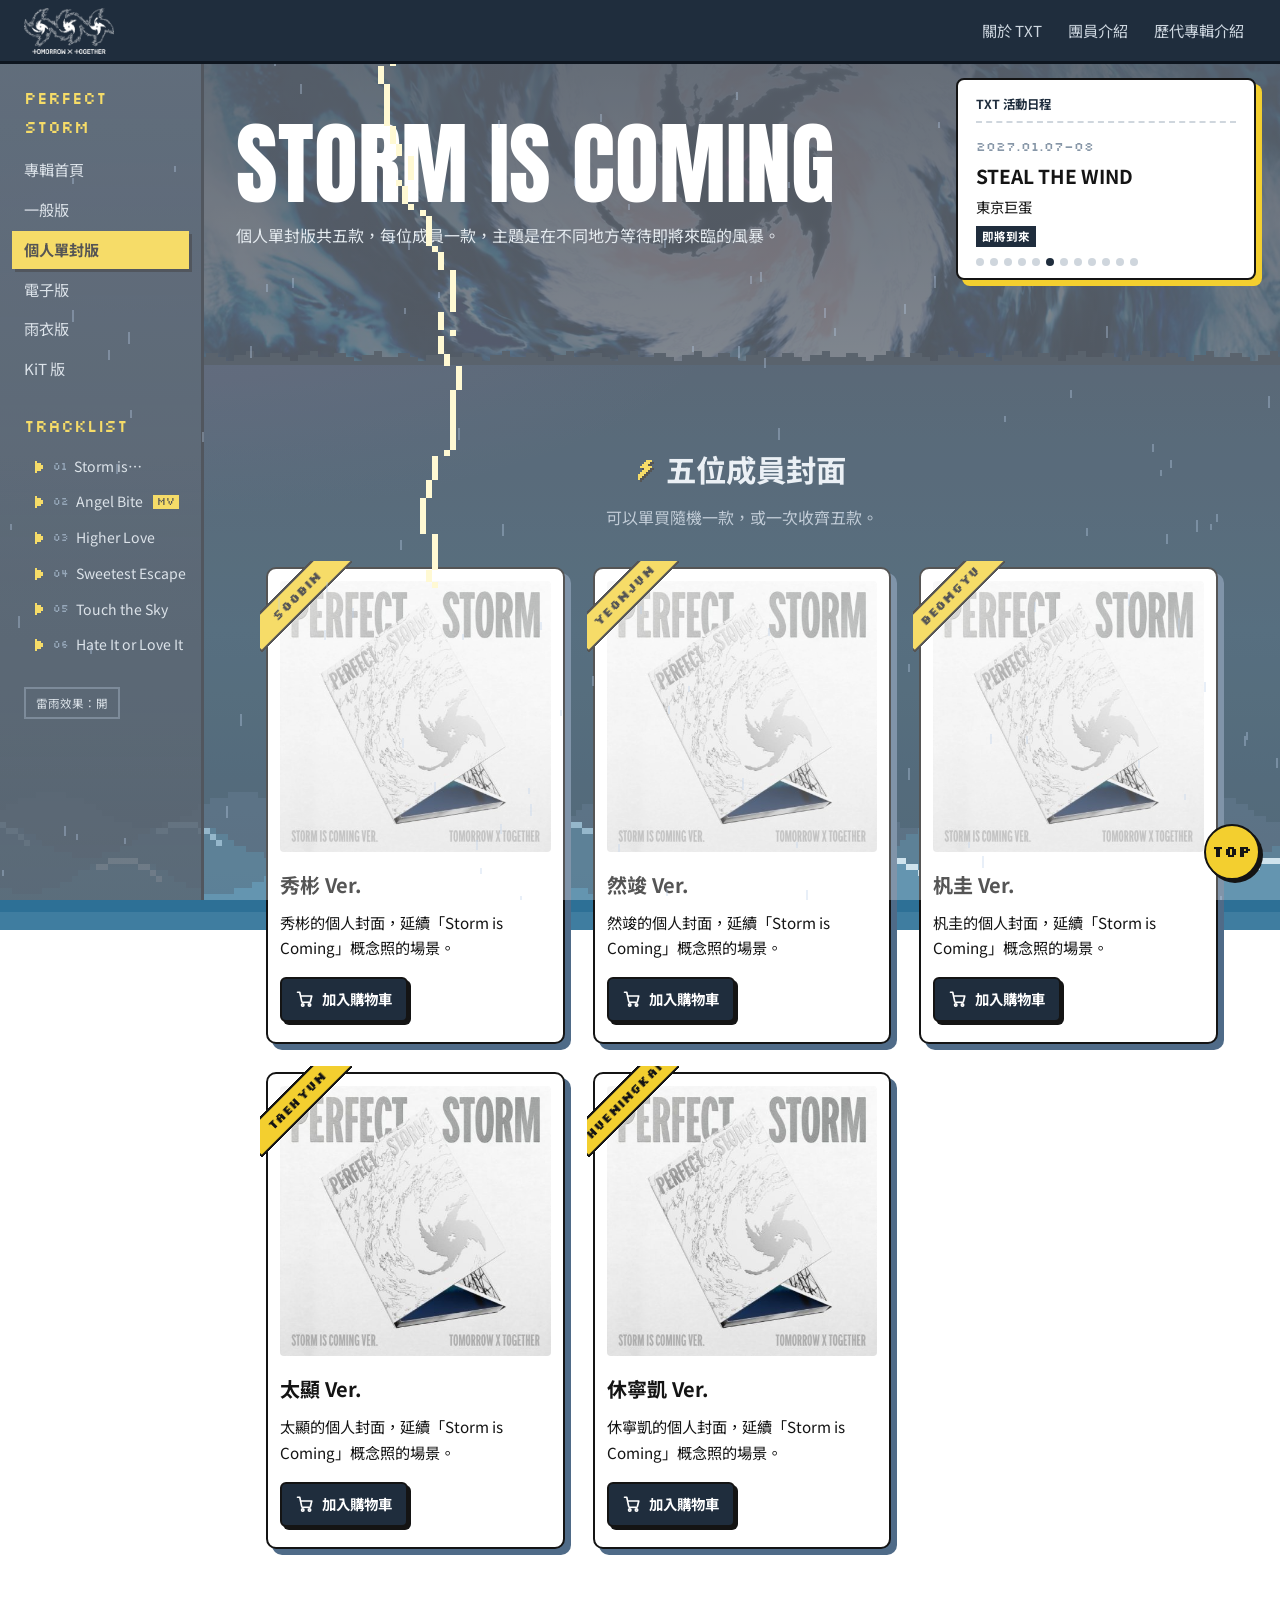
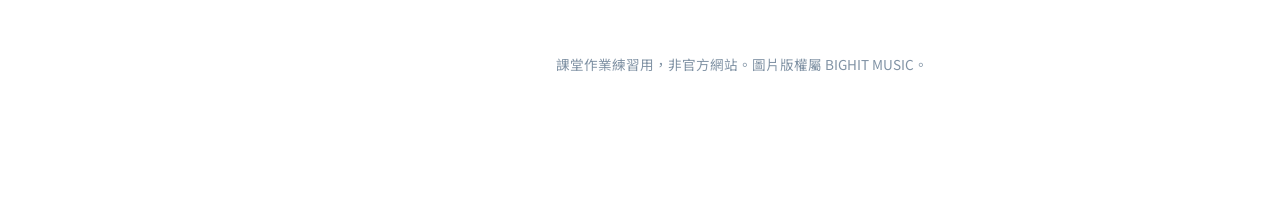
<file: storm-is-coming.html>
<!DOCTYPE html>
<html lang="zh-Hant">
<head>
  <meta charset="UTF-8">
  <meta name="viewport" content="width=device-width, initial-scale=1">
  <title>個人單封版｜PERFECT STORM</title>
  <link rel="preconnect" href="https://fonts.googleapis.com">
  <link href="https://fonts.googleapis.com/css2?family=Anton&family=Noto+Sans+TC:wght@400;700&family=Silkscreen:wght@400;700&display=swap" rel="stylesheet">
  <link rel="stylesheet" href="style.css">
</head>
<body>
  <div id="loader" class="show" aria-hidden="true">
    <svg class="bolt" viewBox="0 0 8 12" shape-rendering="crispEdges"><g fill="#141414"><rect x="5" y="1" width="3" height="1"/><rect x="4" y="2" width="3" height="1"/><rect x="3" y="3" width="3" height="1"/><rect x="2" y="4" width="6" height="1"/><rect x="4" y="5" width="3" height="1"/><rect x="3" y="6" width="3" height="1"/><rect x="2" y="7" width="3" height="1"/><rect x="1" y="8" width="3" height="1"/><rect x="1" y="9" width="2" height="1"/><rect x="1" y="10" width="1" height="1"/></g><g fill="#f3cf2f"><rect x="4" y="0" width="3" height="1"/><rect x="3" y="1" width="3" height="1"/><rect x="2" y="2" width="3" height="1"/><rect x="1" y="3" width="6" height="1"/><rect x="3" y="4" width="3" height="1"/><rect x="2" y="5" width="3" height="1"/><rect x="1" y="6" width="3" height="1"/><rect x="0" y="7" width="3" height="1"/><rect x="0" y="8" width="2" height="1"/><rect x="0" y="9" width="1" height="1"/></g></svg>
    <p class="label">LOADING</p>
    <div class="bar"><i></i></div>
  </div>
  <noscript><style>#loader{display:none}</style></noscript>
  <div class="sea" aria-hidden="true"><div class="wave w1"></div><div class="wave w2"></div><div class="wave w3"></div></div>
  <nav class="top">
    <a class="logo" href="index.html"><img src="images/logo.png" alt="TOMORROW X TOGETHER"></a>
    <ul>
        <li><a class="link" href="about.html">關於 TXT</a></li>
        <li><a class="link" href="members.html">團員介紹</a></li>
        <li><a class="link" href="discography.html">歷代專輯介紹</a></li>
    </ul>
  </nav>
  <div class="layout">
    <aside class="side">
      <p class="side-title">PERFECT STORM</p>
      <ul>
        <li><a class="link" href="index.html">專輯首頁</a></li>
        <li><a class="link" href="standard.html">一般版</a></li>
        <li><a class="link active" href="storm-is-coming.html">個人單封版</a></li>
        <li><a class="link" href="weverse.html">電子版</a></li>
        <li><a class="link" href="stormcoat.html">雨衣版</a></li>
        <li><a class="link" href="kit.html">KiT 版</a></li>
      </ul>
      <p class="side-title second">TRACKLIST</p>
      <ol class="side-tracks">
        <li><a href="https://www.youtube.com/results?search_query=TXT+Storm+is" target="_blank" rel="noopener"><span class="cursor" aria-hidden="true"><svg width="8" height="10" viewBox="0 0 4 5" shape-rendering="crispEdges"><path fill="currentColor" d="M0 0h1v5H0zM1 1h1v3H1zM2 2h1v1H2z"/></svg></span><span class="ico" aria-hidden="true"><svg width="10" height="12" viewBox="0 0 5 6" shape-rendering="crispEdges" aria-hidden="true"><rect x="0" y="0" width="1" height="6" fill="currentColor"/><rect x="1" y="1" width="1" height="4" fill="currentColor"/><rect x="2" y="1" width="1" height="4" fill="currentColor"/><rect x="3" y="2" width="1" height="2" fill="currentColor"/></svg><span class="eq"><i></i><i></i><i></i><i></i></span></span><span class="no">01</span><span class="name">Storm is…</span><span class="prog" aria-hidden="true"><i></i></span></a></li>
        <li><a href="https://www.youtube.com/watch?v=M9G4guYg-i8" target="_blank" rel="noopener"><span class="cursor" aria-hidden="true"><svg width="8" height="10" viewBox="0 0 4 5" shape-rendering="crispEdges"><path fill="currentColor" d="M0 0h1v5H0zM1 1h1v3H1zM2 2h1v1H2z"/></svg></span><span class="ico" aria-hidden="true"><svg width="10" height="12" viewBox="0 0 5 6" shape-rendering="crispEdges" aria-hidden="true"><rect x="0" y="0" width="1" height="6" fill="currentColor"/><rect x="1" y="1" width="1" height="4" fill="currentColor"/><rect x="2" y="1" width="1" height="4" fill="currentColor"/><rect x="3" y="2" width="1" height="2" fill="currentColor"/></svg><span class="eq"><i></i><i></i><i></i><i></i></span></span><span class="no">02</span><span class="name">Angel Bite</span><em>MV</em><span class="prog" aria-hidden="true"><i></i></span></a></li>
        <li><a href="https://www.youtube.com/results?search_query=TXT+Higher+Love" target="_blank" rel="noopener"><span class="cursor" aria-hidden="true"><svg width="8" height="10" viewBox="0 0 4 5" shape-rendering="crispEdges"><path fill="currentColor" d="M0 0h1v5H0zM1 1h1v3H1zM2 2h1v1H2z"/></svg></span><span class="ico" aria-hidden="true"><svg width="10" height="12" viewBox="0 0 5 6" shape-rendering="crispEdges" aria-hidden="true"><rect x="0" y="0" width="1" height="6" fill="currentColor"/><rect x="1" y="1" width="1" height="4" fill="currentColor"/><rect x="2" y="1" width="1" height="4" fill="currentColor"/><rect x="3" y="2" width="1" height="2" fill="currentColor"/></svg><span class="eq"><i></i><i></i><i></i><i></i></span></span><span class="no">03</span><span class="name">Higher Love</span><span class="prog" aria-hidden="true"><i></i></span></a></li>
        <li><a href="https://www.youtube.com/results?search_query=TXT+Sweetest+Escape" target="_blank" rel="noopener"><span class="cursor" aria-hidden="true"><svg width="8" height="10" viewBox="0 0 4 5" shape-rendering="crispEdges"><path fill="currentColor" d="M0 0h1v5H0zM1 1h1v3H1zM2 2h1v1H2z"/></svg></span><span class="ico" aria-hidden="true"><svg width="10" height="12" viewBox="0 0 5 6" shape-rendering="crispEdges" aria-hidden="true"><rect x="0" y="0" width="1" height="6" fill="currentColor"/><rect x="1" y="1" width="1" height="4" fill="currentColor"/><rect x="2" y="1" width="1" height="4" fill="currentColor"/><rect x="3" y="2" width="1" height="2" fill="currentColor"/></svg><span class="eq"><i></i><i></i><i></i><i></i></span></span><span class="no">04</span><span class="name">Sweetest Escape</span><span class="prog" aria-hidden="true"><i></i></span></a></li>
        <li><a href="https://www.youtube.com/results?search_query=TXT+Touch+the+Sky" target="_blank" rel="noopener"><span class="cursor" aria-hidden="true"><svg width="8" height="10" viewBox="0 0 4 5" shape-rendering="crispEdges"><path fill="currentColor" d="M0 0h1v5H0zM1 1h1v3H1zM2 2h1v1H2z"/></svg></span><span class="ico" aria-hidden="true"><svg width="10" height="12" viewBox="0 0 5 6" shape-rendering="crispEdges" aria-hidden="true"><rect x="0" y="0" width="1" height="6" fill="currentColor"/><rect x="1" y="1" width="1" height="4" fill="currentColor"/><rect x="2" y="1" width="1" height="4" fill="currentColor"/><rect x="3" y="2" width="1" height="2" fill="currentColor"/></svg><span class="eq"><i></i><i></i><i></i><i></i></span></span><span class="no">05</span><span class="name">Touch the Sky</span><span class="prog" aria-hidden="true"><i></i></span></a></li>
        <li><a href="https://www.youtube.com/results?search_query=TXT+Hate+It+or+Love+It" target="_blank" rel="noopener"><span class="cursor" aria-hidden="true"><svg width="8" height="10" viewBox="0 0 4 5" shape-rendering="crispEdges"><path fill="currentColor" d="M0 0h1v5H0zM1 1h1v3H1zM2 2h1v1H2z"/></svg></span><span class="ico" aria-hidden="true"><svg width="10" height="12" viewBox="0 0 5 6" shape-rendering="crispEdges" aria-hidden="true"><rect x="0" y="0" width="1" height="6" fill="currentColor"/><rect x="1" y="1" width="1" height="4" fill="currentColor"/><rect x="2" y="1" width="1" height="4" fill="currentColor"/><rect x="3" y="2" width="1" height="2" fill="currentColor"/></svg><span class="eq"><i></i><i></i><i></i><i></i></span></span><span class="no">06</span><span class="name">Hate It or Love It</span><span class="prog" aria-hidden="true"><i></i></span></a></li>
      </ol>
      <button class="weather-toggle" type="button" aria-pressed="true">雷雨效果：開</button>
    </aside>
    <div class="content">
      <header class="hero">
        <h1>STORM IS COMING</h1>
        <p>個人單封版共五款，每位成員一款，主題是在不同地方等待即將來臨的風暴。</p>
      </header>
      <main>
        <h2>五位成員封面</h2>
        <p class="lead">可以單買隨機一款，或一次收齊五款。</p>
        <section class="cards">
      <div class="card">
        <div class="ribbon"><span>SOOBIN</span></div>
        <div class="photo"><img src="images/storm-is-coming.jpg" alt="秀彬 Ver." onerror="this.remove()"><span>放入 storm-is-coming.jpg</span></div>
        <h3>秀彬 Ver.</h3>
        <p>秀彬的個人封面，延續「Storm is Coming」概念照的場景。</p>
        <div class="buy"><a class="cart" href="https://shop.weverse.io/shop/USD/artists/3" target="_blank" rel="noopener"><svg width="18" height="18" viewBox="0 0 24 24" fill="none" stroke="currentColor" stroke-width="2.2" stroke-linecap="round" stroke-linejoin="round" aria-hidden="true"><circle cx="9" cy="20" r="1.6"/><circle cx="18" cy="20" r="1.6"/><path d="M2 3h3l2.6 12.2a1.5 1.5 0 0 0 1.5 1.2h8.6a1.5 1.5 0 0 0 1.5-1.1L21 8H6.2"/></svg><span>加入購物車</span></a></div>
      </div>
      <div class="card">
        <div class="ribbon"><span>YEONJUN</span></div>
        <div class="photo"><img src="images/storm-is-coming.jpg" alt="然竣 Ver." onerror="this.remove()"><span>放入 storm-is-coming.jpg</span></div>
        <h3>然竣 Ver.</h3>
        <p>然竣的個人封面，延續「Storm is Coming」概念照的場景。</p>
        <div class="buy"><a class="cart" href="https://shop.weverse.io/shop/USD/artists/3" target="_blank" rel="noopener"><svg width="18" height="18" viewBox="0 0 24 24" fill="none" stroke="currentColor" stroke-width="2.2" stroke-linecap="round" stroke-linejoin="round" aria-hidden="true"><circle cx="9" cy="20" r="1.6"/><circle cx="18" cy="20" r="1.6"/><path d="M2 3h3l2.6 12.2a1.5 1.5 0 0 0 1.5 1.2h8.6a1.5 1.5 0 0 0 1.5-1.1L21 8H6.2"/></svg><span>加入購物車</span></a></div>
      </div>
      <div class="card">
        <div class="ribbon"><span>BEOMGYU</span></div>
        <div class="photo"><img src="images/storm-is-coming.jpg" alt="杋圭 Ver." onerror="this.remove()"><span>放入 storm-is-coming.jpg</span></div>
        <h3>杋圭 Ver.</h3>
        <p>杋圭的個人封面，延續「Storm is Coming」概念照的場景。</p>
        <div class="buy"><a class="cart" href="https://shop.weverse.io/shop/USD/artists/3" target="_blank" rel="noopener"><svg width="18" height="18" viewBox="0 0 24 24" fill="none" stroke="currentColor" stroke-width="2.2" stroke-linecap="round" stroke-linejoin="round" aria-hidden="true"><circle cx="9" cy="20" r="1.6"/><circle cx="18" cy="20" r="1.6"/><path d="M2 3h3l2.6 12.2a1.5 1.5 0 0 0 1.5 1.2h8.6a1.5 1.5 0 0 0 1.5-1.1L21 8H6.2"/></svg><span>加入購物車</span></a></div>
      </div>
      <div class="card">
        <div class="ribbon"><span>TAEHYUN</span></div>
        <div class="photo"><img src="images/storm-is-coming.jpg" alt="太顯 Ver." onerror="this.remove()"><span>放入 storm-is-coming.jpg</span></div>
        <h3>太顯 Ver.</h3>
        <p>太顯的個人封面，延續「Storm is Coming」概念照的場景。</p>
        <div class="buy"><a class="cart" href="https://shop.weverse.io/shop/USD/artists/3" target="_blank" rel="noopener"><svg width="18" height="18" viewBox="0 0 24 24" fill="none" stroke="currentColor" stroke-width="2.2" stroke-linecap="round" stroke-linejoin="round" aria-hidden="true"><circle cx="9" cy="20" r="1.6"/><circle cx="18" cy="20" r="1.6"/><path d="M2 3h3l2.6 12.2a1.5 1.5 0 0 0 1.5 1.2h8.6a1.5 1.5 0 0 0 1.5-1.1L21 8H6.2"/></svg><span>加入購物車</span></a></div>
      </div>
      <div class="card">
        <div class="ribbon"><span>HUENINGKAI</span></div>
        <div class="photo"><img src="images/storm-is-coming.jpg" alt="休寧凱 Ver." onerror="this.remove()"><span>放入 storm-is-coming.jpg</span></div>
        <h3>休寧凱 Ver.</h3>
        <p>休寧凱的個人封面，延續「Storm is Coming」概念照的場景。</p>
        <div class="buy"><a class="cart" href="https://shop.weverse.io/shop/USD/artists/3" target="_blank" rel="noopener"><svg width="18" height="18" viewBox="0 0 24 24" fill="none" stroke="currentColor" stroke-width="2.2" stroke-linecap="round" stroke-linejoin="round" aria-hidden="true"><circle cx="9" cy="20" r="1.6"/><circle cx="18" cy="20" r="1.6"/><path d="M2 3h3l2.6 12.2a1.5 1.5 0 0 0 1.5 1.2h8.6a1.5 1.5 0 0 0 1.5-1.1L21 8H6.2"/></svg><span>加入購物車</span></a></div>
      </div>
        </section>

      </main>
      <footer>課堂作業練習用，非官方網站。圖片版權屬 BIGHIT MUSIC。</footer>
    </div>
  </div>
  <aside class="info-float" aria-live="polite">
        <p class="float-head">TXT 活動日程</p>
        <div class="slide" data-start="2026-11-16" data-end="2026-11-16"><small>2026.11.16</small><strong>專輯發行</strong><span class="note">PERFECT STORM 與〈Angel Bite〉MV</span><span class="status"></span><b class="short">11.16</b></div>
        <div class="slide" data-start="2026-11-17" data-end="2026-11-22"><small>2026.11.17–22</small><strong>POP-UP STORE</strong><span class="note">首爾 HYBE 龍山總部</span><span class="status"></span><b class="short">11.17</b></div>
        <div class="slide" data-start="2026-11-21" data-end="2026-11-22"><small>2026.11.21–22</small><strong>STEAL THE WIND</strong><span class="note">澳門</span><span class="status"></span><b class="short">11.21</b></div>
        <div class="slide" data-start="2026-11-30" data-end="2026-11-30"><small>2026.11.30</small><strong>MOA 樂天世界活動</strong><span class="note">邀請 1,000 名粉絲</span><span class="status"></span><b class="short">11.30</b></div>
        <div class="slide" data-start="2026-12-19" data-end="2026-12-20"><small>2026.12.19–20</small><strong>STEAL THE WIND</strong><span class="note">日本福岡</span><span class="status"></span><b class="short">12.19</b></div>
        <div class="slide" data-start="2027-01-07" data-end="2027-01-08"><small>2027.01.07–08</small><strong>STEAL THE WIND</strong><span class="note">東京巨蛋</span><span class="status"></span><b class="short">01.07</b></div>
        <div class="slide" data-start="2027-01-30" data-end="2027-01-31"><small>2027.01.30–31</small><strong>STEAL THE WIND</strong><span class="note">日本大阪</span><span class="status"></span><b class="short">01.30</b></div>
        <div class="slide" data-start="2027-02-20" data-end="2027-02-21"><small>2027.02.20–21</small><strong>STEAL THE WIND</strong><span class="note">日本愛知</span><span class="status"></span><b class="short">02.20</b></div>
        <div class="slide" data-start="2027-03-06" data-end="2027-03-07"><small>2027.03.06–07</small><strong>STEAL THE WIND</strong><span class="note">台灣高雄</span><span class="status"></span><b class="short">03.06</b></div>
        <div class="slide" data-start="2027-03-13" data-end="2027-03-13"><small>2027.03.13</small><strong>STEAL THE WIND</strong><span class="note">吉隆坡</span><span class="status"></span><b class="short">03.13</b></div>
        <div class="slide" data-start="2027-03-20" data-end="2027-03-20"><small>2027.03.20</small><strong>STEAL THE WIND</strong><span class="note">雅加達</span><span class="status"></span><b class="short">03.20</b></div>
        <div class="slide" data-start="2027-06-19" data-end="2027-06-20"><small>2027.06.19–20</small><strong>STEAL THE WIND 終站</strong><span class="note">香港</span><span class="status"></span><b class="short">06.19</b></div>
    <div class="dots"></div>
  </aside>
  <a class="to-top" href="index.html" title="回首頁">TOP</a>
  <script src="script.js"></script>
</body>
</html>
</file>
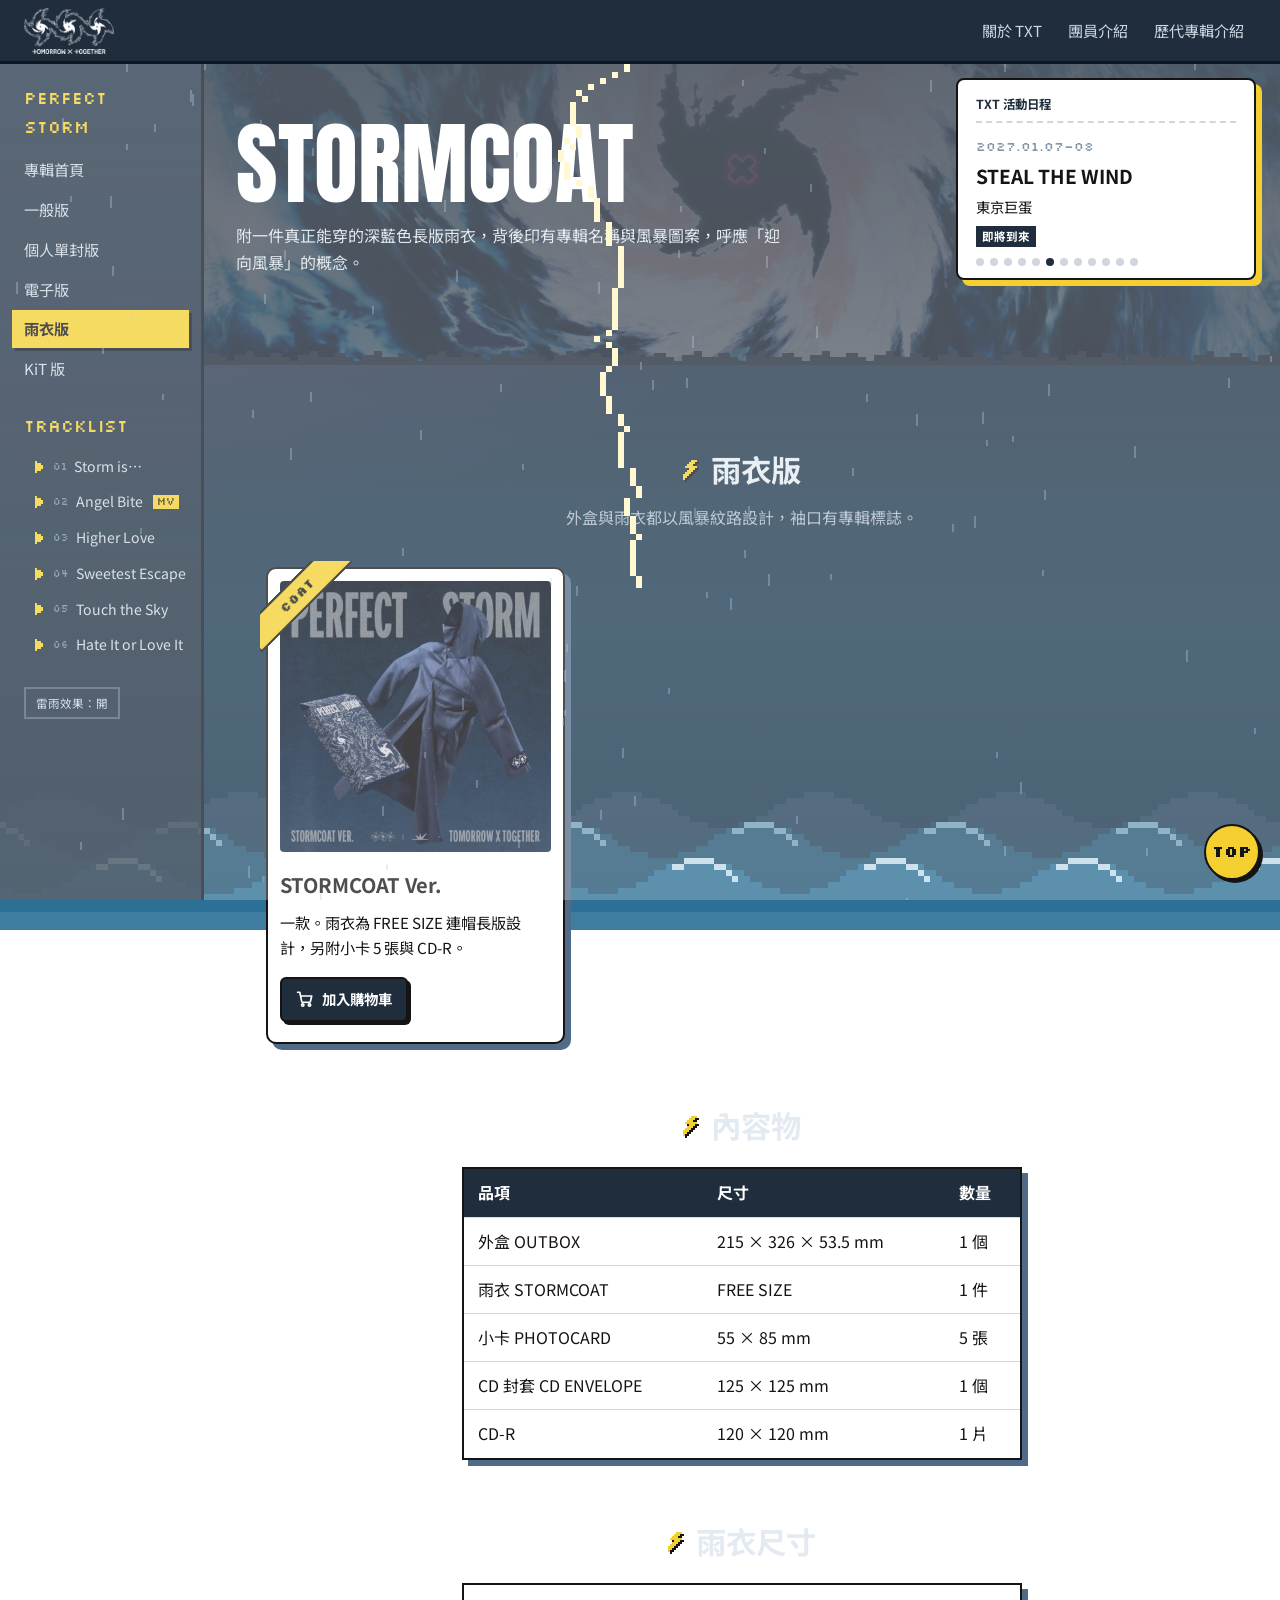
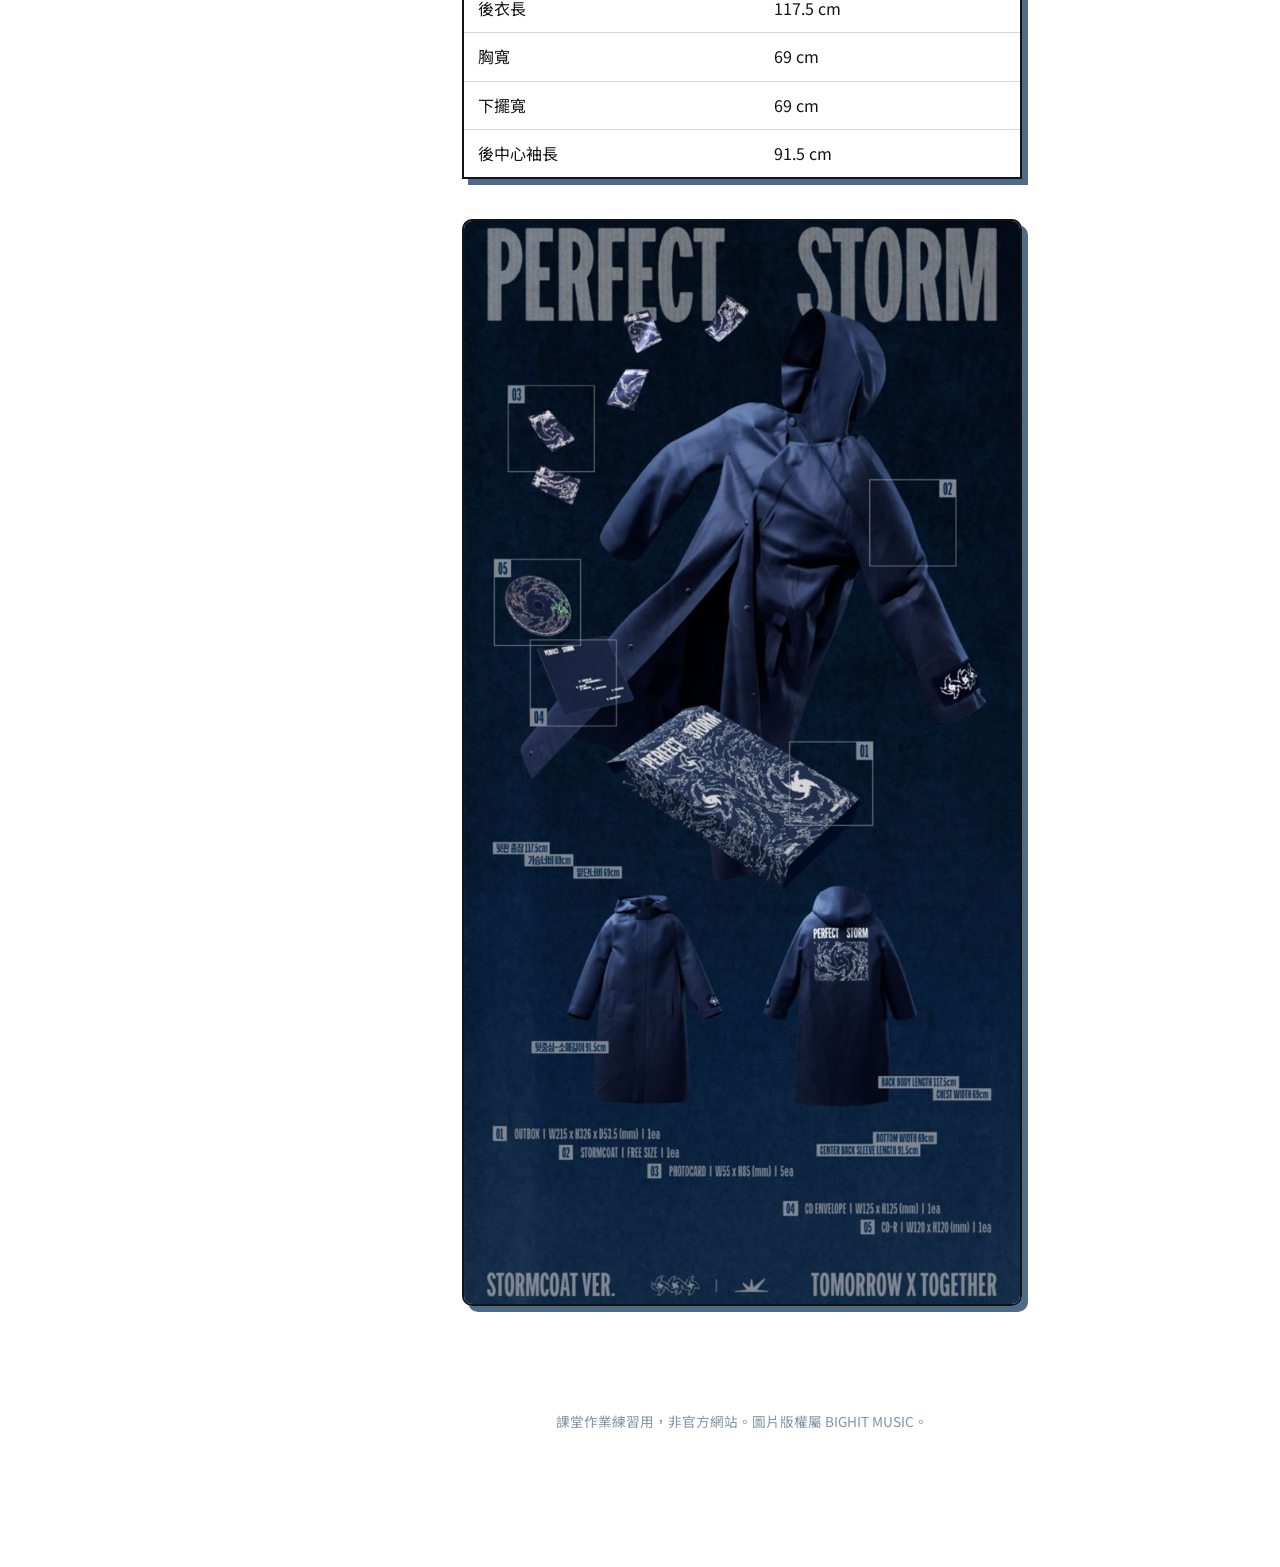
<file: stormcoat.html>
<!DOCTYPE html>
<html lang="zh-Hant">
<head>
  <meta charset="UTF-8">
  <meta name="viewport" content="width=device-width, initial-scale=1">
  <title>雨衣版｜PERFECT STORM</title>
  <link rel="preconnect" href="https://fonts.googleapis.com">
  <link href="https://fonts.googleapis.com/css2?family=Anton&family=Noto+Sans+TC:wght@400;700&family=Silkscreen:wght@400;700&display=swap" rel="stylesheet">
  <link rel="stylesheet" href="style.css">
</head>
<body>
  <div id="loader" class="show" aria-hidden="true">
    <svg class="bolt" viewBox="0 0 8 12" shape-rendering="crispEdges"><g fill="#141414"><rect x="5" y="1" width="3" height="1"/><rect x="4" y="2" width="3" height="1"/><rect x="3" y="3" width="3" height="1"/><rect x="2" y="4" width="6" height="1"/><rect x="4" y="5" width="3" height="1"/><rect x="3" y="6" width="3" height="1"/><rect x="2" y="7" width="3" height="1"/><rect x="1" y="8" width="3" height="1"/><rect x="1" y="9" width="2" height="1"/><rect x="1" y="10" width="1" height="1"/></g><g fill="#f3cf2f"><rect x="4" y="0" width="3" height="1"/><rect x="3" y="1" width="3" height="1"/><rect x="2" y="2" width="3" height="1"/><rect x="1" y="3" width="6" height="1"/><rect x="3" y="4" width="3" height="1"/><rect x="2" y="5" width="3" height="1"/><rect x="1" y="6" width="3" height="1"/><rect x="0" y="7" width="3" height="1"/><rect x="0" y="8" width="2" height="1"/><rect x="0" y="9" width="1" height="1"/></g></svg>
    <p class="label">LOADING</p>
    <div class="bar"><i></i></div>
  </div>
  <noscript><style>#loader{display:none}</style></noscript>
  <div class="sea" aria-hidden="true"><div class="wave w1"></div><div class="wave w2"></div><div class="wave w3"></div></div>
  <nav class="top">
    <a class="logo" href="index.html"><img src="images/logo.png" alt="TOMORROW X TOGETHER"></a>
    <ul>
        <li><a class="link" href="about.html">關於 TXT</a></li>
        <li><a class="link" href="members.html">團員介紹</a></li>
        <li><a class="link" href="discography.html">歷代專輯介紹</a></li>
    </ul>
  </nav>
  <div class="layout">
    <aside class="side">
      <p class="side-title">PERFECT STORM</p>
      <ul>
        <li><a class="link" href="index.html">專輯首頁</a></li>
        <li><a class="link" href="standard.html">一般版</a></li>
        <li><a class="link" href="storm-is-coming.html">個人單封版</a></li>
        <li><a class="link" href="weverse.html">電子版</a></li>
        <li><a class="link active" href="stormcoat.html">雨衣版</a></li>
        <li><a class="link" href="kit.html">KiT 版</a></li>
      </ul>
      <p class="side-title second">TRACKLIST</p>
      <ol class="side-tracks">
        <li><a href="https://www.youtube.com/results?search_query=TXT+Storm+is" target="_blank" rel="noopener"><span class="cursor" aria-hidden="true"><svg width="8" height="10" viewBox="0 0 4 5" shape-rendering="crispEdges"><path fill="currentColor" d="M0 0h1v5H0zM1 1h1v3H1zM2 2h1v1H2z"/></svg></span><span class="ico" aria-hidden="true"><svg width="10" height="12" viewBox="0 0 5 6" shape-rendering="crispEdges" aria-hidden="true"><rect x="0" y="0" width="1" height="6" fill="currentColor"/><rect x="1" y="1" width="1" height="4" fill="currentColor"/><rect x="2" y="1" width="1" height="4" fill="currentColor"/><rect x="3" y="2" width="1" height="2" fill="currentColor"/></svg><span class="eq"><i></i><i></i><i></i><i></i></span></span><span class="no">01</span><span class="name">Storm is…</span><span class="prog" aria-hidden="true"><i></i></span></a></li>
        <li><a href="https://www.youtube.com/watch?v=M9G4guYg-i8" target="_blank" rel="noopener"><span class="cursor" aria-hidden="true"><svg width="8" height="10" viewBox="0 0 4 5" shape-rendering="crispEdges"><path fill="currentColor" d="M0 0h1v5H0zM1 1h1v3H1zM2 2h1v1H2z"/></svg></span><span class="ico" aria-hidden="true"><svg width="10" height="12" viewBox="0 0 5 6" shape-rendering="crispEdges" aria-hidden="true"><rect x="0" y="0" width="1" height="6" fill="currentColor"/><rect x="1" y="1" width="1" height="4" fill="currentColor"/><rect x="2" y="1" width="1" height="4" fill="currentColor"/><rect x="3" y="2" width="1" height="2" fill="currentColor"/></svg><span class="eq"><i></i><i></i><i></i><i></i></span></span><span class="no">02</span><span class="name">Angel Bite</span><em>MV</em><span class="prog" aria-hidden="true"><i></i></span></a></li>
        <li><a href="https://www.youtube.com/results?search_query=TXT+Higher+Love" target="_blank" rel="noopener"><span class="cursor" aria-hidden="true"><svg width="8" height="10" viewBox="0 0 4 5" shape-rendering="crispEdges"><path fill="currentColor" d="M0 0h1v5H0zM1 1h1v3H1zM2 2h1v1H2z"/></svg></span><span class="ico" aria-hidden="true"><svg width="10" height="12" viewBox="0 0 5 6" shape-rendering="crispEdges" aria-hidden="true"><rect x="0" y="0" width="1" height="6" fill="currentColor"/><rect x="1" y="1" width="1" height="4" fill="currentColor"/><rect x="2" y="1" width="1" height="4" fill="currentColor"/><rect x="3" y="2" width="1" height="2" fill="currentColor"/></svg><span class="eq"><i></i><i></i><i></i><i></i></span></span><span class="no">03</span><span class="name">Higher Love</span><span class="prog" aria-hidden="true"><i></i></span></a></li>
        <li><a href="https://www.youtube.com/results?search_query=TXT+Sweetest+Escape" target="_blank" rel="noopener"><span class="cursor" aria-hidden="true"><svg width="8" height="10" viewBox="0 0 4 5" shape-rendering="crispEdges"><path fill="currentColor" d="M0 0h1v5H0zM1 1h1v3H1zM2 2h1v1H2z"/></svg></span><span class="ico" aria-hidden="true"><svg width="10" height="12" viewBox="0 0 5 6" shape-rendering="crispEdges" aria-hidden="true"><rect x="0" y="0" width="1" height="6" fill="currentColor"/><rect x="1" y="1" width="1" height="4" fill="currentColor"/><rect x="2" y="1" width="1" height="4" fill="currentColor"/><rect x="3" y="2" width="1" height="2" fill="currentColor"/></svg><span class="eq"><i></i><i></i><i></i><i></i></span></span><span class="no">04</span><span class="name">Sweetest Escape</span><span class="prog" aria-hidden="true"><i></i></span></a></li>
        <li><a href="https://www.youtube.com/results?search_query=TXT+Touch+the+Sky" target="_blank" rel="noopener"><span class="cursor" aria-hidden="true"><svg width="8" height="10" viewBox="0 0 4 5" shape-rendering="crispEdges"><path fill="currentColor" d="M0 0h1v5H0zM1 1h1v3H1zM2 2h1v1H2z"/></svg></span><span class="ico" aria-hidden="true"><svg width="10" height="12" viewBox="0 0 5 6" shape-rendering="crispEdges" aria-hidden="true"><rect x="0" y="0" width="1" height="6" fill="currentColor"/><rect x="1" y="1" width="1" height="4" fill="currentColor"/><rect x="2" y="1" width="1" height="4" fill="currentColor"/><rect x="3" y="2" width="1" height="2" fill="currentColor"/></svg><span class="eq"><i></i><i></i><i></i><i></i></span></span><span class="no">05</span><span class="name">Touch the Sky</span><span class="prog" aria-hidden="true"><i></i></span></a></li>
        <li><a href="https://www.youtube.com/results?search_query=TXT+Hate+It+or+Love+It" target="_blank" rel="noopener"><span class="cursor" aria-hidden="true"><svg width="8" height="10" viewBox="0 0 4 5" shape-rendering="crispEdges"><path fill="currentColor" d="M0 0h1v5H0zM1 1h1v3H1zM2 2h1v1H2z"/></svg></span><span class="ico" aria-hidden="true"><svg width="10" height="12" viewBox="0 0 5 6" shape-rendering="crispEdges" aria-hidden="true"><rect x="0" y="0" width="1" height="6" fill="currentColor"/><rect x="1" y="1" width="1" height="4" fill="currentColor"/><rect x="2" y="1" width="1" height="4" fill="currentColor"/><rect x="3" y="2" width="1" height="2" fill="currentColor"/></svg><span class="eq"><i></i><i></i><i></i><i></i></span></span><span class="no">06</span><span class="name">Hate It or Love It</span><span class="prog" aria-hidden="true"><i></i></span></a></li>
      </ol>
      <button class="weather-toggle" type="button" aria-pressed="true">雷雨效果：開</button>
    </aside>
    <div class="content">
      <header class="hero">
        <h1>STORMCOAT</h1>
        <p>附一件真正能穿的深藍色長版雨衣，背後印有專輯名稱與風暴圖案，呼應「迎向風暴」的概念。</p>
      </header>
      <main>
        <h2>雨衣版</h2>
        <p class="lead">外盒與雨衣都以風暴紋路設計，袖口有專輯標誌。</p>
        <section class="cards">
      <div class="card">
        <div class="ribbon"><span>COAT</span></div>
        <div class="photo"><img src="images/stormcoat-main.jpg" alt="STORMCOAT Ver." onerror="this.remove()"><span>放入 stormcoat-main.jpg</span></div>
        <h3>STORMCOAT Ver.</h3>
        <p>一款。雨衣為 FREE SIZE 連帽長版設計，另附小卡 5 張與 CD-R。</p>
        <div class="buy"><a class="cart" href="https://shop.weverse.io/shop/USD/artists/3" target="_blank" rel="noopener"><svg width="18" height="18" viewBox="0 0 24 24" fill="none" stroke="currentColor" stroke-width="2.2" stroke-linecap="round" stroke-linejoin="round" aria-hidden="true"><circle cx="9" cy="20" r="1.6"/><circle cx="18" cy="20" r="1.6"/><path d="M2 3h3l2.6 12.2a1.5 1.5 0 0 0 1.5 1.2h8.6a1.5 1.5 0 0 0 1.5-1.1L21 8H6.2"/></svg><span>加入購物車</span></a></div>
      </div>
        </section>

        <h2 class="sub">內容物</h2>
        <table class="specs">
          <thead><tr><th>品項</th><th>尺寸</th><th>數量</th></tr></thead>
          <tbody>
            <tr><td>外盒 OUTBOX</td><td>215 × 326 × 53.5 mm</td><td>1 個</td></tr>
            <tr><td>雨衣 STORMCOAT</td><td>FREE SIZE</td><td>1 件</td></tr>
            <tr><td>小卡 PHOTOCARD</td><td>55 × 85 mm</td><td>5 張</td></tr>
            <tr><td>CD 封套 CD ENVELOPE</td><td>125 × 125 mm</td><td>1 個</td></tr>
            <tr><td>CD-R</td><td>120 × 120 mm</td><td>1 片</td></tr>
          </tbody>
        </table>
        <h2 class="sub">雨衣尺寸</h2>
        <table class="specs">
          <tbody>
            <tr><td>後衣長</td><td>117.5 cm</td></tr>
            <tr><td>胸寬</td><td>69 cm</td></tr>
            <tr><td>下擺寬</td><td>69 cm</td></tr>
            <tr><td>後中心袖長</td><td>91.5 cm</td></tr>
          </tbody>
        </table>
        <figure class="detail"><img src="images/stormcoat-detail.jpg" alt="雨衣版內容物一覽"></figure>
      </main>
      <footer>課堂作業練習用，非官方網站。圖片版權屬 BIGHIT MUSIC。</footer>
    </div>
  </div>
  <aside class="info-float" aria-live="polite">
        <p class="float-head">TXT 活動日程</p>
        <div class="slide" data-start="2026-11-16" data-end="2026-11-16"><small>2026.11.16</small><strong>專輯發行</strong><span class="note">PERFECT STORM 與〈Angel Bite〉MV</span><span class="status"></span><b class="short">11.16</b></div>
        <div class="slide" data-start="2026-11-17" data-end="2026-11-22"><small>2026.11.17–22</small><strong>POP-UP STORE</strong><span class="note">首爾 HYBE 龍山總部</span><span class="status"></span><b class="short">11.17</b></div>
        <div class="slide" data-start="2026-11-21" data-end="2026-11-22"><small>2026.11.21–22</small><strong>STEAL THE WIND</strong><span class="note">澳門</span><span class="status"></span><b class="short">11.21</b></div>
        <div class="slide" data-start="2026-11-30" data-end="2026-11-30"><small>2026.11.30</small><strong>MOA 樂天世界活動</strong><span class="note">邀請 1,000 名粉絲</span><span class="status"></span><b class="short">11.30</b></div>
        <div class="slide" data-start="2026-12-19" data-end="2026-12-20"><small>2026.12.19–20</small><strong>STEAL THE WIND</strong><span class="note">日本福岡</span><span class="status"></span><b class="short">12.19</b></div>
        <div class="slide" data-start="2027-01-07" data-end="2027-01-08"><small>2027.01.07–08</small><strong>STEAL THE WIND</strong><span class="note">東京巨蛋</span><span class="status"></span><b class="short">01.07</b></div>
        <div class="slide" data-start="2027-01-30" data-end="2027-01-31"><small>2027.01.30–31</small><strong>STEAL THE WIND</strong><span class="note">日本大阪</span><span class="status"></span><b class="short">01.30</b></div>
        <div class="slide" data-start="2027-02-20" data-end="2027-02-21"><small>2027.02.20–21</small><strong>STEAL THE WIND</strong><span class="note">日本愛知</span><span class="status"></span><b class="short">02.20</b></div>
        <div class="slide" data-start="2027-03-06" data-end="2027-03-07"><small>2027.03.06–07</small><strong>STEAL THE WIND</strong><span class="note">台灣高雄</span><span class="status"></span><b class="short">03.06</b></div>
        <div class="slide" data-start="2027-03-13" data-end="2027-03-13"><small>2027.03.13</small><strong>STEAL THE WIND</strong><span class="note">吉隆坡</span><span class="status"></span><b class="short">03.13</b></div>
        <div class="slide" data-start="2027-03-20" data-end="2027-03-20"><small>2027.03.20</small><strong>STEAL THE WIND</strong><span class="note">雅加達</span><span class="status"></span><b class="short">03.20</b></div>
        <div class="slide" data-start="2027-06-19" data-end="2027-06-20"><small>2027.06.19–20</small><strong>STEAL THE WIND 終站</strong><span class="note">香港</span><span class="status"></span><b class="short">06.19</b></div>
    <div class="dots"></div>
  </aside>
  <a class="to-top" href="index.html" title="回首頁">TOP</a>
  <script src="script.js"></script>
</body>
</html>
</file>
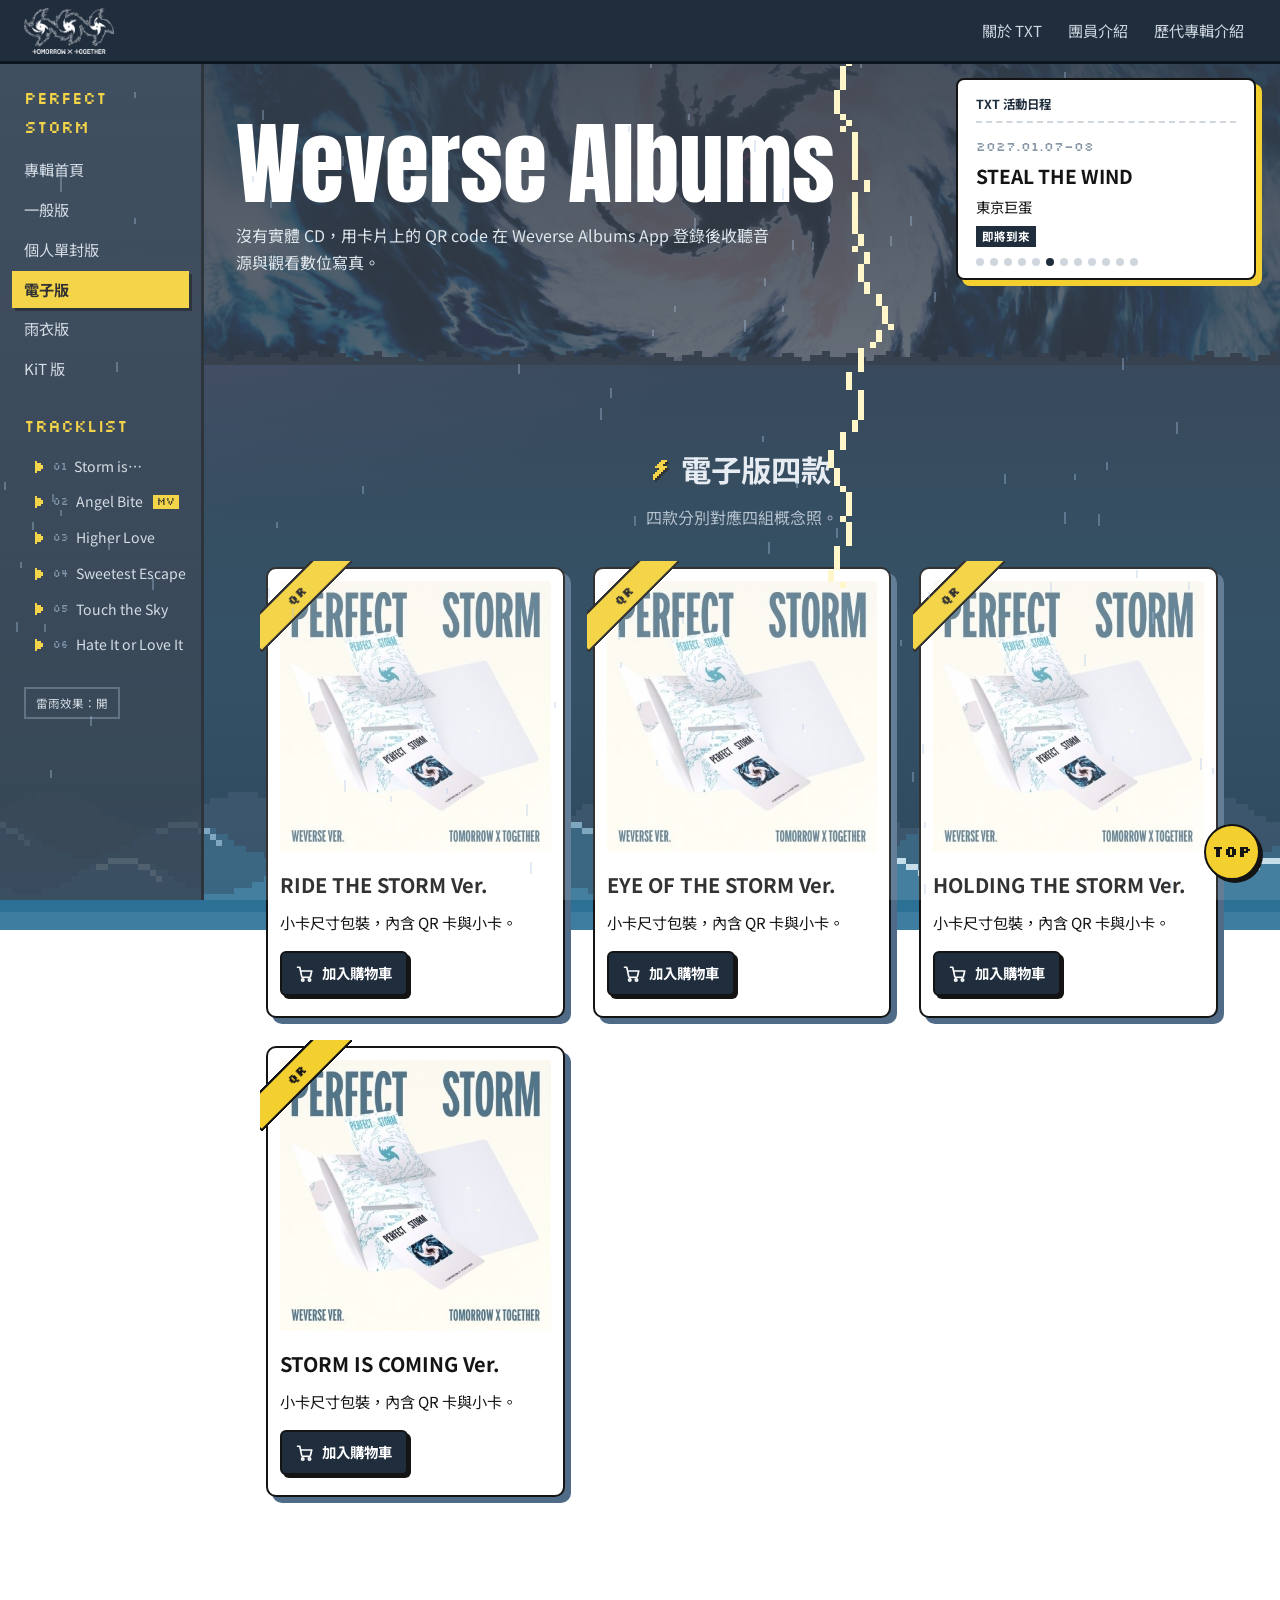
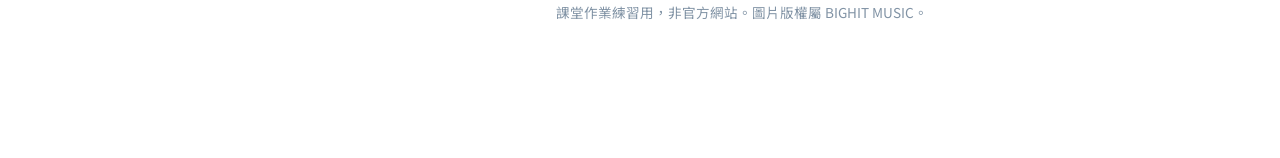
<file: weverse.html>
<!DOCTYPE html>
<html lang="zh-Hant">
<head>
  <meta charset="UTF-8">
  <meta name="viewport" content="width=device-width, initial-scale=1">
  <title>電子版｜PERFECT STORM</title>
  <link rel="preconnect" href="https://fonts.googleapis.com">
  <link href="https://fonts.googleapis.com/css2?family=Anton&family=Noto+Sans+TC:wght@400;700&family=Silkscreen:wght@400;700&display=swap" rel="stylesheet">
  <link rel="stylesheet" href="style.css">
</head>
<body>
  <div id="loader" class="show" aria-hidden="true">
    <svg class="bolt" viewBox="0 0 8 12" shape-rendering="crispEdges"><g fill="#141414"><rect x="5" y="1" width="3" height="1"/><rect x="4" y="2" width="3" height="1"/><rect x="3" y="3" width="3" height="1"/><rect x="2" y="4" width="6" height="1"/><rect x="4" y="5" width="3" height="1"/><rect x="3" y="6" width="3" height="1"/><rect x="2" y="7" width="3" height="1"/><rect x="1" y="8" width="3" height="1"/><rect x="1" y="9" width="2" height="1"/><rect x="1" y="10" width="1" height="1"/></g><g fill="#f3cf2f"><rect x="4" y="0" width="3" height="1"/><rect x="3" y="1" width="3" height="1"/><rect x="2" y="2" width="3" height="1"/><rect x="1" y="3" width="6" height="1"/><rect x="3" y="4" width="3" height="1"/><rect x="2" y="5" width="3" height="1"/><rect x="1" y="6" width="3" height="1"/><rect x="0" y="7" width="3" height="1"/><rect x="0" y="8" width="2" height="1"/><rect x="0" y="9" width="1" height="1"/></g></svg>
    <p class="label">LOADING</p>
    <div class="bar"><i></i></div>
  </div>
  <noscript><style>#loader{display:none}</style></noscript>
  <div class="sea" aria-hidden="true"><div class="wave w1"></div><div class="wave w2"></div><div class="wave w3"></div></div>
  <nav class="top">
    <a class="logo" href="index.html"><img src="images/logo.png" alt="TOMORROW X TOGETHER"></a>
    <ul>
        <li><a class="link" href="about.html">關於 TXT</a></li>
        <li><a class="link" href="members.html">團員介紹</a></li>
        <li><a class="link" href="discography.html">歷代專輯介紹</a></li>
    </ul>
  </nav>
  <div class="layout">
    <aside class="side">
      <p class="side-title">PERFECT STORM</p>
      <ul>
        <li><a class="link" href="index.html">專輯首頁</a></li>
        <li><a class="link" href="standard.html">一般版</a></li>
        <li><a class="link" href="storm-is-coming.html">個人單封版</a></li>
        <li><a class="link active" href="weverse.html">電子版</a></li>
        <li><a class="link" href="stormcoat.html">雨衣版</a></li>
        <li><a class="link" href="kit.html">KiT 版</a></li>
      </ul>
      <p class="side-title second">TRACKLIST</p>
      <ol class="side-tracks">
        <li><a href="https://www.youtube.com/results?search_query=TXT+Storm+is" target="_blank" rel="noopener"><span class="cursor" aria-hidden="true"><svg width="8" height="10" viewBox="0 0 4 5" shape-rendering="crispEdges"><path fill="currentColor" d="M0 0h1v5H0zM1 1h1v3H1zM2 2h1v1H2z"/></svg></span><span class="ico" aria-hidden="true"><svg width="10" height="12" viewBox="0 0 5 6" shape-rendering="crispEdges" aria-hidden="true"><rect x="0" y="0" width="1" height="6" fill="currentColor"/><rect x="1" y="1" width="1" height="4" fill="currentColor"/><rect x="2" y="1" width="1" height="4" fill="currentColor"/><rect x="3" y="2" width="1" height="2" fill="currentColor"/></svg><span class="eq"><i></i><i></i><i></i><i></i></span></span><span class="no">01</span><span class="name">Storm is…</span><span class="prog" aria-hidden="true"><i></i></span></a></li>
        <li><a href="https://www.youtube.com/watch?v=M9G4guYg-i8" target="_blank" rel="noopener"><span class="cursor" aria-hidden="true"><svg width="8" height="10" viewBox="0 0 4 5" shape-rendering="crispEdges"><path fill="currentColor" d="M0 0h1v5H0zM1 1h1v3H1zM2 2h1v1H2z"/></svg></span><span class="ico" aria-hidden="true"><svg width="10" height="12" viewBox="0 0 5 6" shape-rendering="crispEdges" aria-hidden="true"><rect x="0" y="0" width="1" height="6" fill="currentColor"/><rect x="1" y="1" width="1" height="4" fill="currentColor"/><rect x="2" y="1" width="1" height="4" fill="currentColor"/><rect x="3" y="2" width="1" height="2" fill="currentColor"/></svg><span class="eq"><i></i><i></i><i></i><i></i></span></span><span class="no">02</span><span class="name">Angel Bite</span><em>MV</em><span class="prog" aria-hidden="true"><i></i></span></a></li>
        <li><a href="https://www.youtube.com/results?search_query=TXT+Higher+Love" target="_blank" rel="noopener"><span class="cursor" aria-hidden="true"><svg width="8" height="10" viewBox="0 0 4 5" shape-rendering="crispEdges"><path fill="currentColor" d="M0 0h1v5H0zM1 1h1v3H1zM2 2h1v1H2z"/></svg></span><span class="ico" aria-hidden="true"><svg width="10" height="12" viewBox="0 0 5 6" shape-rendering="crispEdges" aria-hidden="true"><rect x="0" y="0" width="1" height="6" fill="currentColor"/><rect x="1" y="1" width="1" height="4" fill="currentColor"/><rect x="2" y="1" width="1" height="4" fill="currentColor"/><rect x="3" y="2" width="1" height="2" fill="currentColor"/></svg><span class="eq"><i></i><i></i><i></i><i></i></span></span><span class="no">03</span><span class="name">Higher Love</span><span class="prog" aria-hidden="true"><i></i></span></a></li>
        <li><a href="https://www.youtube.com/results?search_query=TXT+Sweetest+Escape" target="_blank" rel="noopener"><span class="cursor" aria-hidden="true"><svg width="8" height="10" viewBox="0 0 4 5" shape-rendering="crispEdges"><path fill="currentColor" d="M0 0h1v5H0zM1 1h1v3H1zM2 2h1v1H2z"/></svg></span><span class="ico" aria-hidden="true"><svg width="10" height="12" viewBox="0 0 5 6" shape-rendering="crispEdges" aria-hidden="true"><rect x="0" y="0" width="1" height="6" fill="currentColor"/><rect x="1" y="1" width="1" height="4" fill="currentColor"/><rect x="2" y="1" width="1" height="4" fill="currentColor"/><rect x="3" y="2" width="1" height="2" fill="currentColor"/></svg><span class="eq"><i></i><i></i><i></i><i></i></span></span><span class="no">04</span><span class="name">Sweetest Escape</span><span class="prog" aria-hidden="true"><i></i></span></a></li>
        <li><a href="https://www.youtube.com/results?search_query=TXT+Touch+the+Sky" target="_blank" rel="noopener"><span class="cursor" aria-hidden="true"><svg width="8" height="10" viewBox="0 0 4 5" shape-rendering="crispEdges"><path fill="currentColor" d="M0 0h1v5H0zM1 1h1v3H1zM2 2h1v1H2z"/></svg></span><span class="ico" aria-hidden="true"><svg width="10" height="12" viewBox="0 0 5 6" shape-rendering="crispEdges" aria-hidden="true"><rect x="0" y="0" width="1" height="6" fill="currentColor"/><rect x="1" y="1" width="1" height="4" fill="currentColor"/><rect x="2" y="1" width="1" height="4" fill="currentColor"/><rect x="3" y="2" width="1" height="2" fill="currentColor"/></svg><span class="eq"><i></i><i></i><i></i><i></i></span></span><span class="no">05</span><span class="name">Touch the Sky</span><span class="prog" aria-hidden="true"><i></i></span></a></li>
        <li><a href="https://www.youtube.com/results?search_query=TXT+Hate+It+or+Love+It" target="_blank" rel="noopener"><span class="cursor" aria-hidden="true"><svg width="8" height="10" viewBox="0 0 4 5" shape-rendering="crispEdges"><path fill="currentColor" d="M0 0h1v5H0zM1 1h1v3H1zM2 2h1v1H2z"/></svg></span><span class="ico" aria-hidden="true"><svg width="10" height="12" viewBox="0 0 5 6" shape-rendering="crispEdges" aria-hidden="true"><rect x="0" y="0" width="1" height="6" fill="currentColor"/><rect x="1" y="1" width="1" height="4" fill="currentColor"/><rect x="2" y="1" width="1" height="4" fill="currentColor"/><rect x="3" y="2" width="1" height="2" fill="currentColor"/></svg><span class="eq"><i></i><i></i><i></i><i></i></span></span><span class="no">06</span><span class="name">Hate It or Love It</span><span class="prog" aria-hidden="true"><i></i></span></a></li>
      </ol>
      <button class="weather-toggle" type="button" aria-pressed="true">雷雨效果：開</button>
    </aside>
    <div class="content">
      <header class="hero">
        <h1>Weverse Albums</h1>
        <p>沒有實體 CD，用卡片上的 QR code 在 Weverse Albums App 登錄後收聽音源與觀看數位寫真。</p>
      </header>
      <main>
        <h2>電子版四款</h2>
        <p class="lead">四款分別對應四組概念照。</p>
        <section class="cards">
      <div class="card">
        <div class="ribbon"><span>QR</span></div>
        <div class="photo"><img src="images/weverse.jpg" alt="RIDE THE STORM Ver." onerror="this.remove()"><span>放入 weverse.jpg</span></div>
        <h3>RIDE THE STORM Ver.</h3>
        <p>小卡尺寸包裝，內含 QR 卡與小卡。</p>
        <div class="buy"><a class="cart" href="https://shop.weverse.io/shop/USD/artists/3" target="_blank" rel="noopener"><svg width="18" height="18" viewBox="0 0 24 24" fill="none" stroke="currentColor" stroke-width="2.2" stroke-linecap="round" stroke-linejoin="round" aria-hidden="true"><circle cx="9" cy="20" r="1.6"/><circle cx="18" cy="20" r="1.6"/><path d="M2 3h3l2.6 12.2a1.5 1.5 0 0 0 1.5 1.2h8.6a1.5 1.5 0 0 0 1.5-1.1L21 8H6.2"/></svg><span>加入購物車</span></a></div>
      </div>
      <div class="card">
        <div class="ribbon"><span>QR</span></div>
        <div class="photo"><img src="images/weverse.jpg" alt="EYE OF THE STORM Ver." onerror="this.remove()"><span>放入 weverse.jpg</span></div>
        <h3>EYE OF THE STORM Ver.</h3>
        <p>小卡尺寸包裝，內含 QR 卡與小卡。</p>
        <div class="buy"><a class="cart" href="https://shop.weverse.io/shop/USD/artists/3" target="_blank" rel="noopener"><svg width="18" height="18" viewBox="0 0 24 24" fill="none" stroke="currentColor" stroke-width="2.2" stroke-linecap="round" stroke-linejoin="round" aria-hidden="true"><circle cx="9" cy="20" r="1.6"/><circle cx="18" cy="20" r="1.6"/><path d="M2 3h3l2.6 12.2a1.5 1.5 0 0 0 1.5 1.2h8.6a1.5 1.5 0 0 0 1.5-1.1L21 8H6.2"/></svg><span>加入購物車</span></a></div>
      </div>
      <div class="card">
        <div class="ribbon"><span>QR</span></div>
        <div class="photo"><img src="images/weverse.jpg" alt="HOLDING THE STORM Ver." onerror="this.remove()"><span>放入 weverse.jpg</span></div>
        <h3>HOLDING THE STORM Ver.</h3>
        <p>小卡尺寸包裝，內含 QR 卡與小卡。</p>
        <div class="buy"><a class="cart" href="https://shop.weverse.io/shop/USD/artists/3" target="_blank" rel="noopener"><svg width="18" height="18" viewBox="0 0 24 24" fill="none" stroke="currentColor" stroke-width="2.2" stroke-linecap="round" stroke-linejoin="round" aria-hidden="true"><circle cx="9" cy="20" r="1.6"/><circle cx="18" cy="20" r="1.6"/><path d="M2 3h3l2.6 12.2a1.5 1.5 0 0 0 1.5 1.2h8.6a1.5 1.5 0 0 0 1.5-1.1L21 8H6.2"/></svg><span>加入購物車</span></a></div>
      </div>
      <div class="card">
        <div class="ribbon"><span>QR</span></div>
        <div class="photo"><img src="images/weverse.jpg" alt="STORM IS COMING Ver." onerror="this.remove()"><span>放入 weverse.jpg</span></div>
        <h3>STORM IS COMING Ver.</h3>
        <p>小卡尺寸包裝，內含 QR 卡與小卡。</p>
        <div class="buy"><a class="cart" href="https://shop.weverse.io/shop/USD/artists/3" target="_blank" rel="noopener"><svg width="18" height="18" viewBox="0 0 24 24" fill="none" stroke="currentColor" stroke-width="2.2" stroke-linecap="round" stroke-linejoin="round" aria-hidden="true"><circle cx="9" cy="20" r="1.6"/><circle cx="18" cy="20" r="1.6"/><path d="M2 3h3l2.6 12.2a1.5 1.5 0 0 0 1.5 1.2h8.6a1.5 1.5 0 0 0 1.5-1.1L21 8H6.2"/></svg><span>加入購物車</span></a></div>
      </div>
        </section>

      </main>
      <footer>課堂作業練習用，非官方網站。圖片版權屬 BIGHIT MUSIC。</footer>
    </div>
  </div>
  <aside class="info-float" aria-live="polite">
        <p class="float-head">TXT 活動日程</p>
        <div class="slide" data-start="2026-11-16" data-end="2026-11-16"><small>2026.11.16</small><strong>專輯發行</strong><span class="note">PERFECT STORM 與〈Angel Bite〉MV</span><span class="status"></span><b class="short">11.16</b></div>
        <div class="slide" data-start="2026-11-17" data-end="2026-11-22"><small>2026.11.17–22</small><strong>POP-UP STORE</strong><span class="note">首爾 HYBE 龍山總部</span><span class="status"></span><b class="short">11.17</b></div>
        <div class="slide" data-start="2026-11-21" data-end="2026-11-22"><small>2026.11.21–22</small><strong>STEAL THE WIND</strong><span class="note">澳門</span><span class="status"></span><b class="short">11.21</b></div>
        <div class="slide" data-start="2026-11-30" data-end="2026-11-30"><small>2026.11.30</small><strong>MOA 樂天世界活動</strong><span class="note">邀請 1,000 名粉絲</span><span class="status"></span><b class="short">11.30</b></div>
        <div class="slide" data-start="2026-12-19" data-end="2026-12-20"><small>2026.12.19–20</small><strong>STEAL THE WIND</strong><span class="note">日本福岡</span><span class="status"></span><b class="short">12.19</b></div>
        <div class="slide" data-start="2027-01-07" data-end="2027-01-08"><small>2027.01.07–08</small><strong>STEAL THE WIND</strong><span class="note">東京巨蛋</span><span class="status"></span><b class="short">01.07</b></div>
        <div class="slide" data-start="2027-01-30" data-end="2027-01-31"><small>2027.01.30–31</small><strong>STEAL THE WIND</strong><span class="note">日本大阪</span><span class="status"></span><b class="short">01.30</b></div>
        <div class="slide" data-start="2027-02-20" data-end="2027-02-21"><small>2027.02.20–21</small><strong>STEAL THE WIND</strong><span class="note">日本愛知</span><span class="status"></span><b class="short">02.20</b></div>
        <div class="slide" data-start="2027-03-06" data-end="2027-03-07"><small>2027.03.06–07</small><strong>STEAL THE WIND</strong><span class="note">台灣高雄</span><span class="status"></span><b class="short">03.06</b></div>
        <div class="slide" data-start="2027-03-13" data-end="2027-03-13"><small>2027.03.13</small><strong>STEAL THE WIND</strong><span class="note">吉隆坡</span><span class="status"></span><b class="short">03.13</b></div>
        <div class="slide" data-start="2027-03-20" data-end="2027-03-20"><small>2027.03.20</small><strong>STEAL THE WIND</strong><span class="note">雅加達</span><span class="status"></span><b class="short">03.20</b></div>
        <div class="slide" data-start="2027-06-19" data-end="2027-06-20"><small>2027.06.19–20</small><strong>STEAL THE WIND 終站</strong><span class="note">香港</span><span class="status"></span><b class="short">06.19</b></div>
    <div class="dots"></div>
  </aside>
  <a class="to-top" href="index.html" title="回首頁">TOP</a>
  <script src="script.js"></script>
</body>
</html>
</file>
<file: style.css>
/* =========================================
   TXT PERFECT STORM 作業網站 共用樣式
   用到的 position：
   static  → 一般區塊（預設值，不特別寫）
   relative→ .hero、.card（給內部 absolute 當定位基準）
   absolute→ .ribbon
   fixed   → .to-top（右下角 TOP）、.info-float（浮動框）
   sticky  → nav.top（上方）、.side（左側），捲動時都會黏住
   ========================================= */
:root{
  --sky:#1f2d3d;      /* 暴風雲深藍 */
  --rain:#8696a7;     /* 雨灰 */
  --mist:#eef1f4;     /* 霧白底色 */
  --ink:#141414;      /* 文字與卡片框線 */
  --bolt:#f3cf2f;     /* 閃電黃，給緞帶與重點 */
  --paper:#ffffff;
  --storm-bg:radial-gradient(90% 50% at 75% 0%,rgba(92,120,150,.45) 0%,rgba(92,120,150,0) 60%),radial-gradient(70% 40% at 10% 30%,rgba(120,80,140,.18) 0%,rgba(120,80,140,0) 70%),linear-gradient(180deg,#1a2431 0%,#1c2e42 35%,#17384f 70%,#0f2f46 100%);
  --cloud:#4f6b88;    /* 卡片陰影：暴風雲藍 */
  --text-light:#e3eaf1;
}
*{box-sizing:border-box}
body{
  margin:0;
  font-family:"Noto Sans TC","Microsoft JhengHei",sans-serif;
  background:var(--storm-bg);
  background-attachment:fixed;
  color:var(--ink);
  line-height:1.7;
}

/* ---------- 上方 NAV：sticky ---------- */
nav.top{
  position:sticky;
  top:0;
  z-index:50;
  height:64px;
  background:var(--sky);
  display:flex;
  align-items:center;
  gap:20px;
  padding:0 24px;
}
nav.top .logo{margin-right:auto;display:flex;align-items:center}
nav.top .logo img{height:46px;width:auto;display:block}
nav.top ul{list-style:none;display:flex;gap:2px;margin:0;padding:0}
a.link{
  display:block;
  color:#cfd8e1;
  text-decoration:none;
  padding:6px 12px;
  border-radius:4px;
  font-size:.95rem;
}
a.link:hover,a.link:focus-visible{background:rgba(255,255,255,.12);color:#fff}
a.link.active{background:var(--bolt);color:#141414;font-weight:700}

/* ---------- 左側 NAV：sticky，黏在上方 NAV 下面 ---------- */
.layout{display:grid;grid-template-columns:204px 1fr;align-items:start}
.side{
  position:sticky;
  top:64px;
  height:calc(100vh - 64px);
  overflow-y:auto;
  background:#2a3a4c;
  padding:20px 12px;
}
.side .side-title{
  font-family:"Anton","Noto Sans TC",sans-serif;
  color:var(--bolt);
  font-size:1.05rem;
  margin:0 12px 10px;
}
.side ul{list-style:none;margin:0;padding:0;display:flex;flex-direction:column;gap:2px}
.content{min-width:0}

/* ---------- HERO：relative，內含 absolute 浮動框 ---------- */
.hero{
  position:relative;
  min-height:300px;
  padding:56px 32px 40px;
  background:
    linear-gradient(180deg,rgba(20,32,48,.9),rgba(20,32,48,.75)),
    url("images/hero.jpg") center 45% / cover;
  color:#fff;
}
/* 首頁 hero：直接秀風暴主視覺，左側加深讓標題看得清楚 */
.hero.home{
  min-height:500px;
  display:flex;
  flex-direction:column;
  justify-content:flex-end;
  padding-bottom:48px;
  background:
    linear-gradient(90deg,rgba(8,18,32,.88) 0%,rgba(8,18,32,.45) 45%,rgba(8,18,32,0) 70%),
    linear-gradient(0deg,rgba(8,18,32,.6) 0%,rgba(8,18,32,0) 40%),
    url("images/hero.jpg") center 40% / cover;
}
.hero.home h1{font-size:clamp(3.2rem,9vw,7rem);text-shadow:0 4px 24px rgba(0,0,0,.45)}
.hero.home .eyebrow{color:var(--bolt);font-weight:700;margin:0 0 8px}
.hero h1{
  font-family:"Anton","Noto Sans TC",sans-serif;
  font-weight:400;
  font-size:clamp(2.8rem,8vw,5.6rem);
  line-height:1;
  margin:0 0 12px;
  max-width:60%;
}
.hero p{max-width:34em;color:#dbe3ea;margin:0}

/* 浮動框：fixed 固定在 NAV 下方右側，往下滑也會一直在 */
.info-float{
  position:fixed;
  top:78px;
  right:24px;
  width:300px;
  background:var(--paper);
  color:var(--ink);
  border:2px solid var(--ink);
  border-radius:8px;
  box-shadow:6px 6px 0 var(--bolt);
  padding:14px 18px 12px;
  z-index:40;
  transition:width .3s ease,padding .3s ease;
}
/* 往下捲動後縮小成直條（桌機），滑鼠移上去會展開 */
@media (min-width:641px){
  .info-float.compact:not(:hover){width:52px;padding:14px 0 12px;display:flex;flex-direction:column;align-items:center}
  .info-float.compact:not(:hover) .slide.show{writing-mode:vertical-rl}
  .info-float.compact:not(:hover) small,
  .info-float.compact:not(:hover) strong,
  .info-float.compact:not(:hover) .note,
  .info-float.compact:not(:hover) .status,
  .info-float.compact:not(:hover) .float-head{display:none}
  .info-float.compact:not(:hover) .short{display:block;font-family:"Silkscreen",monospace;font-size:.95rem;letter-spacing:.08em}
  .info-float.compact:not(:hover) .dots{flex-direction:column;margin-top:12px}
}
.info-float .slide{display:none}
.info-float .slide.show{display:block;animation:fade .5s ease}
.info-float small{color:var(--rain);font-size:.8rem}
.info-float strong{display:block;font-size:1.2rem;margin:2px 0}
.info-float .float-head{margin:0 0 8px;font-weight:700;font-size:.78rem;color:var(--sky);border-bottom:2px dashed #cfd6dd;padding-bottom:6px}
.info-float .note{display:block;font-size:.9rem}
.info-float .short{display:none}
.info-float .status{display:inline-block;margin-top:6px;padding:1px 6px;font-size:.72rem;font-weight:700;background:var(--sky);color:#fff}
.info-float .status.now{background:var(--bolt);color:#141414;animation:bolt-blink 1s steps(2) infinite}
.info-float .status.past{background:#cfd6dd;color:#55606b}
.info-float .dots{display:flex;gap:6px;margin-top:10px}
.info-float .dots span{width:8px;height:8px;border-radius:50%;background:#cfd6dd}
.info-float .dots span.on{background:var(--sky)}
@keyframes fade{from{opacity:0}to{opacity:1}}

/* ---------- 主內容（static） ---------- */
main{max-width:1000px;margin:0 auto;padding:80px 24px 80px;color:var(--text-light)}
main > h2{text-align:center;font-size:1.9rem;margin:0 0 8px}
main > .lead{text-align:center;color:#a9b8c7;margin:0 auto 36px;max-width:36em}

/* ---------- 卡片：照第二張圖的排法 ---------- */
.cards{
  display:grid;
  grid-template-columns:repeat(auto-fill,minmax(240px,1fr));
  gap:28px;
}
.card{
  position:relative;               /* 給 .ribbon 當定位基準 */
  background:var(--paper);
  border:2px solid var(--ink);
  border-radius:10px;
  box-shadow:6px 6px 0 var(--cloud);
  color:var(--ink);
  padding:12px 12px 20px;
  text-decoration:none;
  display:flex;
  flex-direction:column;
}
/* 滑過卡片：彈跳＋閃電黃陰影（所有卡片都有） */
.card:hover,a.card:focus-visible{animation:card-bounce .55s cubic-bezier(.3,1.6,.5,1) forwards;box-shadow:7px 7px 0 var(--bolt);outline:none}
@keyframes card-bounce{
  0%{transform:translateY(0)}
  35%{transform:translateY(-12px)}
  60%{transform:translateY(0)}
  80%{transform:translateY(-5px)}
  100%{transform:translateY(-3px)}
}
.card .photo{
  aspect-ratio:1/1;
  background:linear-gradient(135deg,#3a4b5c,#9aa8b5);
  border-radius:4px;
  overflow:hidden;
  display:flex;align-items:center;justify-content:center;
  color:#e7ecf0;font-size:.85rem;
}
.card .photo img{width:100%;height:100%;object-fit:cover;display:block;flex:0 0 100%}
.card .photo img ~ span{display:none}
.card h3{font-size:1.25rem;margin:16px 0 8px}
.card p{margin:0;font-size:.95rem}

/* 購物車按鈕：假的購物車，實際連到 Weverse Shop */
.card .buy{margin-top:auto;padding-top:16px}
.cart{
  display:inline-flex;
  align-items:center;
  gap:8px;
  padding:8px 14px;
  background:var(--sky);
  color:#fff;
  border:2px solid var(--ink);
  border-radius:6px;
  box-shadow:3px 3px 0 var(--ink);
  font-weight:700;
  font-size:.9rem;
  text-decoration:none;
}
.cart:hover,.cart:focus-visible{background:var(--bolt);color:#141414;outline:none}
.cart:active{transform:translate(2px,2px);box-shadow:1px 1px 0 var(--ink)}

/* 成員 IG 按鈕：放在卡片右下角 */
.card .social{margin-top:auto;padding-top:16px;display:flex;justify-content:flex-end}
.ig{
  display:inline-flex;align-items:center;gap:6px;
  padding:6px 12px;
  border:2px solid var(--ink);
  border-radius:999px;
  box-shadow:3px 3px 0 var(--ink);
  background:linear-gradient(45deg,#f9a03f,#e1306c 55%,#8a3ab9);
  color:#fff;font-weight:700;font-size:.85rem;text-decoration:none;
}
.ig:hover,.ig:focus-visible{filter:brightness(1.1);outline:none;transform:translate(-1px,-1px)}
.ig:active{transform:translate(2px,2px);box-shadow:1px 1px 0 var(--ink)}

/* 斜角緞帶：absolute 貼在卡片左上角 */
.ribbon{
  position:absolute;
  top:-8px;left:-8px;
  width:92px;height:92px;
  overflow:hidden;
  z-index:2;
}
.ribbon span{
  position:absolute;
  top:20px;left:-28px;
  width:130px;
  transform:rotate(-45deg);
  background:var(--bolt);
  color:var(--ink);
  text-align:center;
  font-weight:700;
  font-size:.8rem;
  padding:3px 0;
  border:2px solid var(--ink);
}

/* 純文字卡片（關於 TXT） */
.card.text-only{padding-top:64px}
.card.text-only h3{margin-top:8px}

/* 內容物表格與細節圖 */
main > h2.sub{margin-top:56px;margin-bottom:16px}
.specs{width:100%;max-width:560px;margin:0 auto;border-collapse:collapse;background:var(--paper);color:var(--ink);border:2px solid var(--ink);box-shadow:6px 6px 0 var(--cloud)}
.specs th,.specs td{padding:10px 14px;text-align:left;border-bottom:1px solid #d3d9df}
.specs th{background:var(--sky);color:#fff;font-weight:700}
.detail{margin:40px auto 0;max-width:560px;border:2px solid var(--ink);border-radius:10px;box-shadow:6px 6px 0 var(--cloud);overflow:hidden}
.detail img{display:block;width:100%}

/* 年表（關於 TXT） */
.history{list-style:none;margin:0 auto;padding:0 0 0 22px;max-width:640px;border-left:3px dashed var(--cloud)}
.history li{position:relative;padding:0 0 22px 18px}
.history li::before{content:"";position:absolute;left:-31px;top:6px;width:14px;height:14px;border-radius:50%;background:var(--bolt);border:2px solid var(--ink)}
.history b{font-size:1.05rem}
.history p{margin:4px 0 0}
.source{text-align:center;color:var(--rain);font-size:.85rem;margin-top:40px}

/* 曲目表 */
.tracks{counter-reset:t;list-style:none;padding:0;max-width:520px;margin:0 auto}
.tracks li{counter-increment:t;display:flex;gap:14px;padding:10px 0;border-bottom:2px dashed rgba(160,190,225,.25)}
.tracks li::before{content:counter(t);width:1.5em;color:var(--rain);font-weight:700}
.tracks em{margin-left:auto;font-style:normal;font-size:.8rem;color:var(--rain)}

/* ---------- TOP：fixed 右下角 ---------- */
.to-top{
  position:fixed;
  right:20px;bottom:20px;
  z-index:60;
  width:56px;height:56px;
  border-radius:50%;
  background:var(--bolt);
  color:var(--ink);
  border:2px solid var(--ink);
  box-shadow:3px 3px 0 var(--ink);
  display:flex;align-items:center;justify-content:center;
  font-weight:700;text-decoration:none;
}
.to-top:hover{transform:translateY(-2px)}

footer{text-align:center;color:#8193a5;font-size:.85rem;padding:24px}

/* ---------- 手機 ---------- */
@media (max-width:640px){
  nav.top{height:auto;flex-wrap:wrap;padding:10px 16px;gap:4px}
  .layout{display:block}
  .side{position:static;height:auto;padding:8px 12px}
  .side .side-title{display:none}
  .side ul{flex-direction:row;overflow-x:auto}
  .side a.link{white-space:nowrap}
  .hero h1{max-width:100%}
  .hero.home{min-height:440px;background:
    linear-gradient(0deg,rgba(8,18,32,.92) 0%,rgba(8,18,32,.55) 45%,rgba(8,18,32,0) 75%),
    url("images/hero.jpg") 60% 40% / cover}
  nav.top .logo img{height:38px}
  .info-float{top:auto;bottom:20px;left:16px;right:88px;width:auto;padding:10px 14px 8px}
  main{padding-top:40px}
}
/* =========================================
   像素風＋暴風雨元素
   ========================================= */
.side .side-title,.ribbon span,.info-float small,.to-top,.weather-toggle,#loader .label,.tracks em{
  font-family:"Silkscreen","Noto Sans TC",monospace;
}
.ribbon span{font-size:.72rem;letter-spacing:.02em}
.side .side-title.second{margin-top:24px}

/* 左側歌曲列表：像素遊戲選單 */
.side-tracks{list-style:none;margin:0;padding:0;display:flex;flex-direction:column;gap:2px}
.side-tracks a{
  position:relative;
  display:flex;align-items:center;gap:7px;
  color:#cfd8e1;text-decoration:none;
  padding:6px 10px 8px 22px;
  font-size:.88rem;line-height:1.4;
  /* 像素切角 */
  clip-path:polygon(0 3px,3px 3px,3px 0,calc(100% - 3px) 0,calc(100% - 3px) 3px,100% 3px,100% calc(100% - 3px),calc(100% - 3px) calc(100% - 3px),calc(100% - 3px) 100%,3px 100%,3px calc(100% - 3px),0 calc(100% - 3px));
}
.side-tracks .no{font-family:"Silkscreen",monospace;font-size:.62rem;color:#6f87a0}
.side-tracks .name{display:inline-block;white-space:nowrap}
.side-tracks em{font-style:normal;font-family:"Silkscreen",monospace;font-size:.62rem;background:var(--bolt);color:#141414;padding:0 4px;margin-left:auto}

/* 左邊的選擇游標：平常隱藏 */
.side-tracks .cursor{position:absolute;left:8px;top:50%;margin-top:-5px;color:var(--bolt);line-height:0;visibility:hidden}

/* 播放圖示 ↔ 等化器 */
.side-tracks .ico{position:relative;width:12px;height:12px;flex:none;color:var(--bolt);display:flex;align-items:center;justify-content:center}
.side-tracks .eq{position:absolute;inset:0;display:none;align-items:flex-end;gap:1px}
.side-tracks .eq i{display:block;width:2px;height:4px;background:var(--bolt)}

/* 底部像素進度條 */
.side-tracks .prog{position:absolute;left:22px;right:10px;bottom:3px;height:2px;background:rgba(255,255,255,.08);visibility:hidden}
.side-tracks .prog i{display:block;height:100%;width:0;background:var(--bolt)}

/* ---- 滑過／鍵盤選到：開始「播放」 ---- */
.side-tracks a:hover,.side-tracks a:focus-visible{
  background:#0e1620;color:#fff;outline:none;
  box-shadow:inset 0 0 0 2px #3c5470;
}
.side-tracks a:hover .cursor,.side-tracks a:focus-visible .cursor{visibility:visible;animation:px-blink .5s steps(2) infinite}
.side-tracks a:hover .name,.side-tracks a:focus-visible .name{color:var(--bolt);animation:px-nudge .4s steps(2) forwards}
.side-tracks a:hover .no,.side-tracks a:focus-visible .no{color:#cfd8e1}
.side-tracks a:hover .ico svg,.side-tracks a:focus-visible .ico svg{display:none}
.side-tracks a:hover .eq,.side-tracks a:focus-visible .eq{display:flex}
.side-tracks a:hover .eq i:nth-child(1),.side-tracks a:focus-visible .eq i:nth-child(1){animation:eq-a .5s steps(4) infinite}
.side-tracks a:hover .eq i:nth-child(2),.side-tracks a:focus-visible .eq i:nth-child(2){animation:eq-b .42s steps(4) infinite}
.side-tracks a:hover .eq i:nth-child(3),.side-tracks a:focus-visible .eq i:nth-child(3){animation:eq-c .6s steps(4) infinite}
.side-tracks a:hover .eq i:nth-child(4),.side-tracks a:focus-visible .eq i:nth-child(4){animation:eq-b .36s steps(4) infinite reverse}
.side-tracks a:hover .prog,.side-tracks a:focus-visible .prog{visibility:visible}
.side-tracks a:hover .prog i,.side-tracks a:focus-visible .prog i{animation:prog-fill 2.4s steps(12) infinite}
.side-tracks a:active{transform:translate(1px,1px)}
.side-tracks a:active .name{color:#fff}

@keyframes px-blink{50%{opacity:0}}
@keyframes px-nudge{to{transform:translateX(3px)}}
@keyframes eq-a{0%{height:4px}25%{height:12px}50%{height:6px}75%{height:10px}100%{height:4px}}
@keyframes eq-b{0%{height:10px}25%{height:4px}50%{height:12px}75%{height:6px}100%{height:10px}}
@keyframes eq-c{0%{height:6px}25%{height:10px}50%{height:2px}75%{height:12px}100%{height:6px}}
@keyframes prog-fill{to{width:100%}}

.weather-toggle{
  margin:24px 12px 8px;padding:6px 10px;
  background:transparent;color:#cfd8e1;
  border:2px solid #4c5f74;border-radius:0;
  font-size:.72rem;cursor:pointer;
}
.weather-toggle:hover,.weather-toggle:focus-visible{border-color:var(--bolt);color:#fff;outline:none}

/* 標題前的像素閃電 */
main > h2::before{
  content:"";display:inline-block;width:16px;height:24px;margin-right:12px;vertical-align:-2px;
  background:url("data:image/svg+xml,%3Csvg xmlns='http://www.w3.org/2000/svg' viewBox='0 0 8 12' shape-rendering='crispEdges'%3E%3Cpath fill='%23141414' d='M5 1h3v1H5zM4 2h3v1H4zM3 3h3v1H3zM2 4h6v1H2zM4 5h3v1H4zM3 6h3v1H3zM2 7h3v1H2zM1 8h3v1H1zM1 9h2v1H1zM1 10h1v1H1z'/%3E%3Cpath fill='%23f3cf2f' d='M4 0h3v1H4zM3 1h3v1H3zM2 2h3v1H2zM1 3h6v1H1zM3 4h3v1H3zM2 5h3v1H2zM1 6h3v1H1zM0 7h3v1H0zM0 8h2v1H0zM0 9h1v1H0z'/%3E%3C/svg%3E") no-repeat center/contain;
}
.tracks a{color:inherit;text-decoration:none;border-bottom:2px dotted var(--rain)}
.tracks a:hover{color:var(--bolt);border-bottom-color:var(--bolt)}

/* ---- 暴風雨介面 ---- */
nav.top{border-bottom:3px solid #0e1620;box-shadow:0 3px 0 rgba(243,207,47,.0)}
nav.top a.link.active,.side a.link.active{box-shadow:3px 3px 0 #0e1620;border-radius:0}
.side{border-right:3px solid #0e1620;background:linear-gradient(180deg,#24364a,#1b2a3a)}
a.link:hover{box-shadow:inset 0 -3px 0 var(--bolt)}
/* hero 底部像素雲邊，接到下方暴風雲背景 */
.hero::after{
  content:"";position:absolute;left:0;right:0;bottom:-1px;height:16px;pointer-events:none;
  background:url("data:image/svg+xml,%3Csvg xmlns='http://www.w3.org/2000/svg' viewBox='0 0 32 8' shape-rendering='crispEdges'%3E%3Cpath fill='%231b2735' d='M0 8V4h4V2h6v2h4v2h4V3h6V1h4v3h4v4z'/%3E%3C/svg%3E") repeat-x bottom/64px 16px;
}
/* 雷擊時整頁輕微震動（由 JS 加 class） */
body.strike .content{animation:strike-shake .3s steps(4)}
@keyframes strike-shake{25%{transform:translate(2px,-1px)}50%{transform:translate(-2px,1px)}75%{transform:translate(1px,1px)}}

/* ---- 背景像素海浪（固定在畫面底部，內容在上面） ---- */
.layout{position:relative;z-index:1}
.content{padding-bottom:110px}
.side{background:linear-gradient(180deg,rgba(36,54,74,.97),rgba(27,42,58,.82))}
.sea{position:fixed;left:0;right:0;bottom:0;height:150px;z-index:0;pointer-events:none}
.sea .wave{position:absolute;left:0;right:0;bottom:0;height:144px;background-repeat:repeat-x;background-size:192px 144px;background-position:0 100%}
.sea .w1{background-image:url("data:image/svg+xml,%3Csvg xmlns='http://www.w3.org/2000/svg' viewBox='0 0 32 24' shape-rendering='crispEdges'%3E%3Cpath fill='%2324425e' d='M0 9h1v15h-1zM1 8h1v16h-1zM2 8h1v16h-1zM3 7h1v17h-1zM4 7h1v17h-1zM5 7h1v17h-1zM6 6h1v18h-1zM7 6h1v18h-1zM8 6h1v18h-1zM9 6h1v18h-1zM10 6h1v18h-1zM11 7h1v17h-1zM12 7h1v17h-1zM13 7h1v17h-1zM14 8h1v16h-1zM15 8h1v16h-1zM16 9h1v15h-1zM17 10h1v14h-1zM18 10h1v14h-1zM19 11h1v13h-1zM20 11h1v13h-1zM21 11h1v13h-1zM22 12h1v12h-1zM23 12h1v12h-1zM24 12h1v12h-1zM25 12h1v12h-1zM26 12h1v12h-1zM27 11h1v13h-1zM28 11h1v13h-1zM29 11h1v13h-1zM30 10h1v14h-1zM31 10h1v14h-1z'/%3E%3C/svg%3E");opacity:.7;animation:wave-move 26s steps(32) infinite,wave-bob 4s steps(2) infinite}
.sea .w2{background-image:url("data:image/svg+xml,%3Csvg xmlns='http://www.w3.org/2000/svg' viewBox='0 0 32 24' shape-rendering='crispEdges'%3E%3Cpath fill='%231f5677' d='M0 9h1v15h-1zM1 10h1v14h-1zM2 10h1v14h-1zM3 10h1v14h-1zM4 11h1v13h-1zM5 11h1v13h-1zM6 12h1v12h-1zM7 13h1v11h-1zM8 13h1v11h-1zM9 14h1v10h-1zM10 14h1v10h-1zM11 14h1v10h-1zM12 15h1v9h-1zM13 15h1v9h-1zM14 15h1v9h-1zM15 15h1v9h-1zM16 15h1v9h-1zM17 14h1v10h-1zM18 14h1v10h-1zM19 14h1v10h-1zM20 13h1v11h-1zM21 13h1v11h-1zM22 12h1v12h-1zM23 11h1v13h-1zM24 11h1v13h-1zM25 10h1v14h-1zM26 10h1v14h-1zM27 10h1v14h-1zM28 9h1v15h-1zM29 9h1v15h-1zM30 9h1v15h-1zM31 9h1v15h-1z'/%3E%3Cpath fill='%237fb2cf' d='M0 9h1v1h-1zM1 10h1v1h-1zM2 10h1v1h-1zM3 11h1v1h-1zM4 12h1v1h-1zM26 10h1v1h-1zM27 10h1v1h-1zM28 9h1v1h-1zM29 9h1v1h-1zM30 9h1v1h-1zM31 9h1v1h-1z'/%3E%3C/svg%3E");opacity:.8;bottom:-12px;animation:wave-move 16s steps(32) infinite reverse,wave-bob 3s steps(2) infinite .5s}
.sea .w3{background-image:url("data:image/svg+xml,%3Csvg xmlns='http://www.w3.org/2000/svg' viewBox='0 0 32 24' shape-rendering='crispEdges'%3E%3Cpath fill='%232a6f96' d='M0 17h1v7h-1zM1 17h1v7h-1zM2 18h1v6h-1zM3 18h1v6h-1zM4 18h1v6h-1zM5 18h1v6h-1zM6 18h1v6h-1zM7 17h1v7h-1zM8 17h1v7h-1zM9 17h1v7h-1zM10 16h1v8h-1zM11 16h1v8h-1zM12 15h1v9h-1zM13 14h1v10h-1zM14 14h1v10h-1zM15 13h1v11h-1zM16 13h1v11h-1zM17 13h1v11h-1zM18 12h1v12h-1zM19 12h1v12h-1zM20 12h1v12h-1zM21 12h1v12h-1zM22 12h1v12h-1zM23 13h1v11h-1zM24 13h1v11h-1zM25 13h1v11h-1zM26 14h1v10h-1zM27 14h1v10h-1zM28 15h1v9h-1zM29 16h1v8h-1zM30 16h1v8h-1zM31 17h1v7h-1z'/%3E%3Cpath fill='%23cfe8f5' d='M16 13h1v1h-1zM17 13h1v1h-1zM18 12h1v1h-1zM19 12h1v1h-1zM20 12h1v1h-1zM21 12h1v1h-1zM22 12h1v1h-1zM23 13h1v1h-1zM24 13h1v1h-1zM25 14h1v1h-1zM26 15h1v1h-1z'/%3E%3C/svg%3E");opacity:.9;bottom:-30px;animation:wave-move 10s steps(32) infinite,wave-bob 2.4s steps(2) infinite 1s}
@keyframes wave-move{to{background-position:-192px 100%}}
@keyframes wave-bob{50%{transform:translateY(6px)}}
@media (max-width:640px){.sea{height:100px}.sea .wave{height:96px;background-size:128px 96px}@keyframes wave-move{to{background-position:-128px 100%}}}

/* 雷雨畫布：蓋在內容上但不擋點擊 */
#weather{position:fixed;inset:0;width:100%;height:100%;pointer-events:none;z-index:30}

/* 換頁讀取動畫 */
#loader{
  position:fixed;inset:0;z-index:100;
  background:var(--sky);
  display:flex;flex-direction:column;align-items:center;justify-content:center;gap:16px;
  opacity:0;visibility:hidden;transition:opacity .2s steps(3),visibility .2s;
}
#loader.show{opacity:1;visibility:visible}
#loader .bolt{width:56px;height:84px;animation:bolt-blink .5s steps(2) infinite}
#loader .label{color:#fff;margin:0;letter-spacing:.3em;font-size:1rem}
#loader .bar{width:168px;height:16px;border:2px solid #fff;padding:2px}
#loader .bar i{display:block;height:100%;width:0;background:var(--bolt);animation:bar-fill .8s steps(8) infinite}
@keyframes bolt-blink{50%{opacity:.25}}
@keyframes bar-fill{to{width:100%}}

@media (max-width:640px){
  .side .second,.side-tracks,.weather-toggle{display:none}
}
@media (prefers-reduced-motion:reduce){*{animation:none!important;transition:none!important}}
</file>
